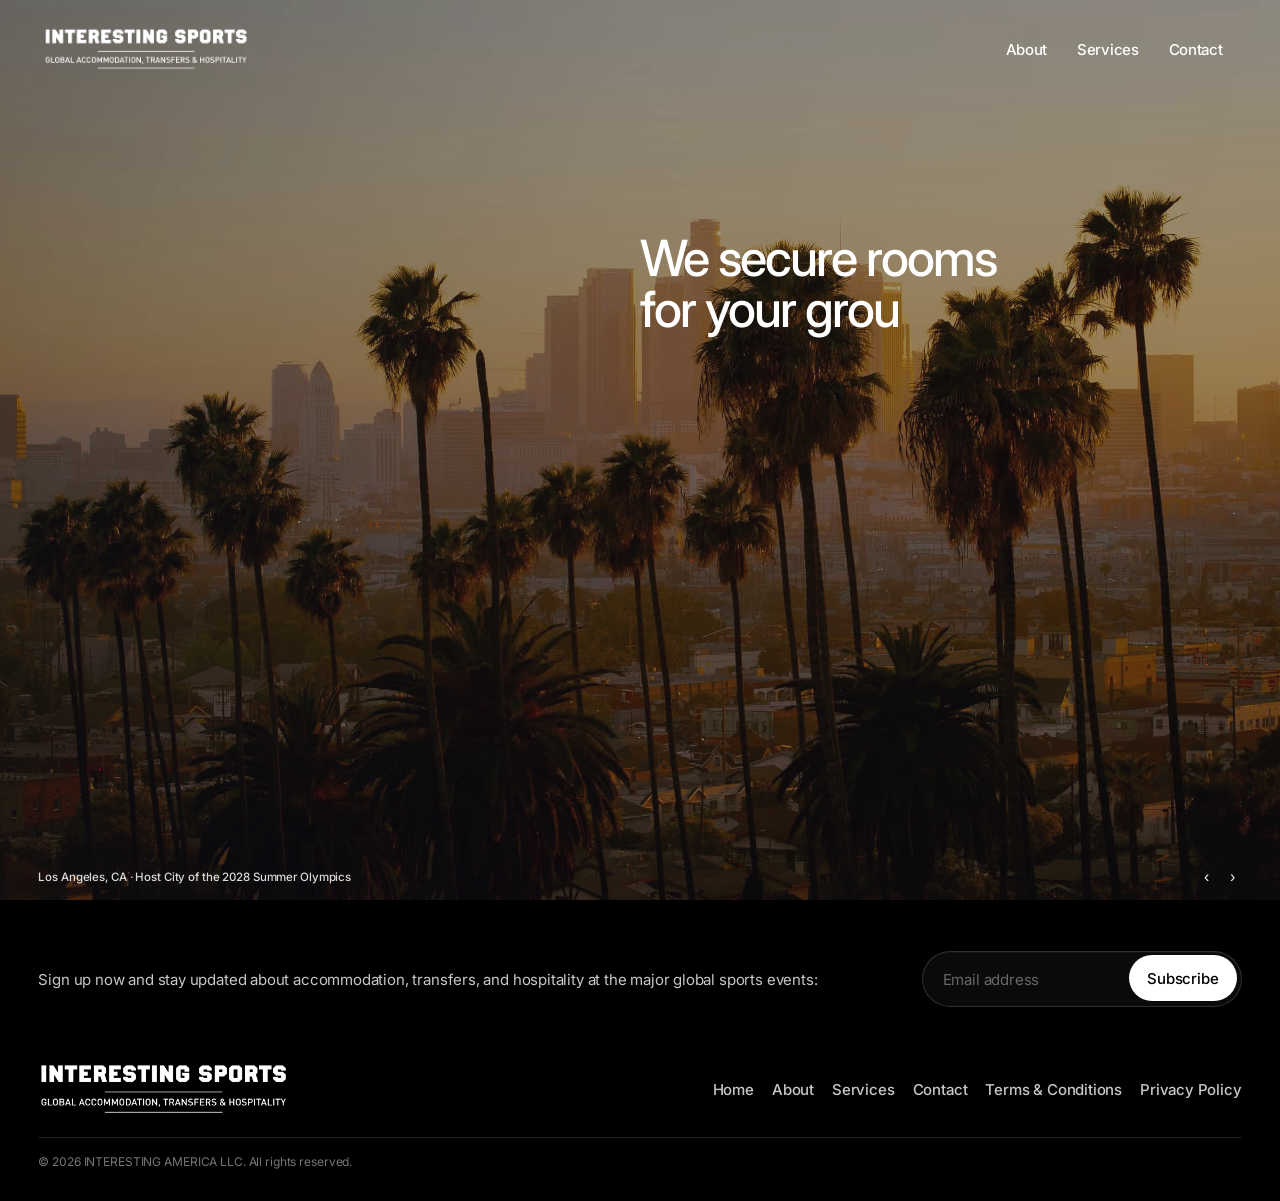
<file: index.html>
<!DOCTYPE html>
<html lang="en">
<head>
  <meta charset="UTF-8">
  <meta name="viewport" content="width=device-width, initial-scale=1.0">
  <title>INTERESTING AMERICA</title>
  <meta name="description" content="Accommodation, transfers and hospitality for major global sports events.">
  <link rel="icon" type="image/png" sizes="512x512" href="/images/uploads/favicon-512.png">
  <link rel="shortcut icon" href="/images/uploads/favicon-512.png">
  <link rel="apple-touch-icon" href="/images/uploads/favicon-512.png">
  
  <link rel="stylesheet" href="/css/main.css?v=20260522-01">
  <link rel="preload" as="image" href="/images/uploads/hero-atl-marriott-marquis.jpg">
  <link rel="preload" as="image" href="/images/uploads/hero-st-regis-san-francisco.jpg">
  <link rel="preload" as="image" href="/images/uploads/hero-los-angeles-ca.jpg">
  <link rel="preload" as="image" href="/images/uploads/hero-dallas-tx.jpg">
  <link rel="preload" as="image" href="/images/uploads/hero-santa-monica-ca.jpg">
  <link rel="preconnect" href="https://fonts.googleapis.com">
  <link rel="preconnect" href="https://fonts.gstatic.com" crossorigin>
  <link href="https://fonts.googleapis.com/css2?family=Inter:wght@300;400;500;600;700;800&display=swap" rel="stylesheet">
</head>
<body class="page-home">

  <header class="site-header">
  <div class="container">
    <a href="/" class="logo" aria-label="INTERESTING AMERICA - Back to Home">
      <img src="/images/uploads/interesting-sports-black-.png" alt="INTERESTING AMERICA" class="logo__img">
    </a>

    <nav class="site-nav" aria-label="Main navigation">
      <ul class="nav-list nav-island"><li class="nav-item">
            <a href="/about/" class="nav-link">About</a>
          </li><li class="nav-item">
            <a href="/services/" class="nav-link">Services</a>
          </li><li class="nav-item">
            <a href="/contact/" class="nav-link">Contact</a>
          </li></ul>
    </nav>

    <button class="mobile-menu-trigger" type="button" aria-expanded="false" aria-controls="mobile-menu-panel">
      <span class="mobile-menu-trigger__label">Menu</span>
    </button>

    <div class="mobile-menu-panel" id="mobile-menu-panel" hidden>
      <ul class="mobile-menu-list"><li class="mobile-menu-item">
            <a href="/about/" class="mobile-menu-link">About</a>
          </li><li class="mobile-menu-item">
            <a href="/services/" class="mobile-menu-link">Services</a>
          </li><li class="mobile-menu-item">
            <a href="/contact/" class="mobile-menu-link">Contact</a>
          </li></ul>
    </div>
  </div>
</header>
  
  <main id="main">
    <section class="hero section hero--photo" id="home"
  style="--hero-overlay-opacity: 1"
  data-image1="/images/uploads/hero-los-angeles-ca.jpg"
  data-caption1="Los Angeles, CA · Host City of the 2028 Summer Olympics"
  data-image2="/images/uploads/hero-st-regis-san-francisco.jpg"
  data-caption2="The St. Regis***** · San Francisco, CA"
  data-image3="/images/uploads/hero-atl-marriott-marquis.jpg"
  data-caption3="Marriott Marquis**** · Atlanta, GA"
  data-image4="/images/uploads/hero-dallas-tx.jpg"
  data-caption4="Dallas, TX · 2026 Soccer World Cup Host City"
  data-image5="/images/uploads/hero-santa-monica-ca.jpg"
  data-caption5="Santa Monica, CA"
  data-image6="/images/uploads/hero-maracana-2014.jpg"
  data-caption6="Maracana Stadium, Rio de Janiero, Brazil · 2014 World Cup Final Venue"
  data-image7="/images/uploads/hero-colony-hotel-mia.jpg"
  data-caption7="The Colony Hotel*** · Miami Beach, FL"
  data-image8="/images/uploads/hero-sofi-2025.jpg"
  data-caption8="2028 Stadium, Inglewood, CA · Olympic Ceremonies and Swimming Venue"
  data-image9="/images/uploads/hero-paris-stadium.jpg"
  data-caption9="Stade de France, Paris, France · Summer Olympics 2024"
  data-image10="/images/uploads/hero-southafrica.jpeg"
  data-caption10="Soccer City Stadium, Johannesburg, South Africa · World Cup 2010">
  <div class="hero-bg-track" aria-hidden="true">
    <div class="hero-bg hero-bg--active" style="background-image:url('/images/uploads/hero-los-angeles-ca.jpg')"></div>
    <div class="hero-bg hero-bg--next" style="background-image:url('/images/uploads/hero-st-regis-san-francisco.jpg')"></div>
    <div class="hero-bg hero-bg--css hero-bg--1" style="background-image:url('/images/uploads/hero-los-angeles-ca.jpg')"></div>
    <div class="hero-bg hero-bg--css hero-bg--2" style="background-image:url('/images/uploads/hero-st-regis-san-francisco.jpg')"></div>
    <div class="hero-bg hero-bg--css hero-bg--3" style="background-image:url('/images/uploads/hero-atl-marriott-marquis.jpg')"></div>
    <div class="hero-bg hero-bg--css hero-bg--4" style="background-image:url('/images/uploads/hero-dallas-tx.jpg')"></div>
    <div class="hero-bg hero-bg--css hero-bg--5" style="background-image:url('/images/uploads/hero-santa-monica-ca.jpg')"></div>
    <div class="hero-bg hero-bg--css hero-bg--6" style="background-image:url('/images/uploads/hero-maracana-2014.jpg')"></div>
    <div class="hero-bg hero-bg--css hero-bg--7" style="background-image:url('/images/uploads/hero-colony-hotel-mia.jpg')"></div>
    <div class="hero-bg hero-bg--css hero-bg--8" style="background-image:url('/images/uploads/hero-sofi-2025.jpg')"></div>
    <div class="hero-bg-overlay"></div>
  </div>
  <div class="wrap-wide fade in">
    <div class="hero-copy-block hero-copy-block--home">
      <h1 class="typewriter" data-text="We secure rooms&#10;for your groups&#10;at major global&#10;sports events.">We secure rooms<br>for your groups<br>at major global<br>sports events.</h1>
      <p class="hero-home-subcopy">
        <span>2026 World Cup</span>
        <span>2027 Women's World Cup</span>
        <span>2027 Champions League Final</span>
        <span>2028 Summer Olympics</span>
      </p>
      <a class="hero-link-cta hero-link-cta--home" href="/contact/">
        <span class="hero-link-cta__text">Get in Touch</span>
        <span class="hero-link-cta__icon" aria-hidden="true">
          <svg viewBox="0 0 19 19" role="presentation" focusable="false">
            <path d="M14.458 10.687 L0 10.688 L0 8.313 L14.458 8.313 L7.808 1.663 L9.5 0 L19 9.5 L9.5 19 L7.808 17.337 Z" fill="currentColor"></path>
          </svg>
        </span>
      </a>
    </div>
  </div>
  <p class="hero-photo-caption" id="hero-photo-caption">Los Angeles, CA · Host City of the 2028 Summer Olympics</p>
  <div class="hero-slider-ui" aria-label="Header image controls">
    <button class="hero-slider-btn" type="button" data-hero-prev aria-label="Previous image">‹</button>
    <button class="hero-slider-btn" type="button" data-hero-next aria-label="Next image">›</button>
  </div>
</section>

  </main>
  
  
    <footer class="site-footer">
  <div class="container footer-shell">
    <div class="footer-content">
      <div class="footer-signup-row">
        <p class="footer-copy">Sign up now and stay updated about accommodation, transfers, and hospitality at the major global sports events:</p>

        <form class="footer-newsletter" data-newsletter-form method="POST" action="https://ia-cms-oauth.davidmauricekoelle.workers.dev/newsletter-subscribe" aria-label="Newsletter subscription form">
          <input type="hidden" name="success_path" value="/thank-you/">
          <p class="form-honeypot" aria-hidden="true"><label>Do not fill this out: <input name="company_website"></label></p>
          <label class="footer-newsletter__field" for="footer-newsletter-email">
            <span class="sr-only">Email address</span>
            <input id="footer-newsletter-email" type="email" name="email" autocomplete="email" placeholder="Email address" required>
          </label>
          <button class="footer-newsletter__button" type="submit">Subscribe</button>
        </form>
      </div>
    </div>

    <div class="footer-bottom">
      <div class="footer-bottom__main">
        <div class="footer-brand">
          <img src="/images/uploads/interesting-sports-black-.png" alt="INTERESTING AMERICA" class="footer-logo__img">
        </div>

        <nav class="footer-nav" aria-label="Footer navigation">
          <ul>
            <li><a href="/">Home</a></li><li><a href="/about/">About</a></li><li><a href="/services/">Services</a></li><li><a href="/contact/">Contact</a></li><li><a href="/t-c/">Terms &amp; Conditions</a></li>
            <li><a href="/privacy-policy/">Privacy Policy</a></li>
          </ul>
        </nav>
      </div>

      <div class="footer-legal">
        <p>© 2026 INTERESTING AMERICA LLC. All rights reserved.</p>
      </div>
    </div>
  </div>
</footer>

  

  <script src="/js/main.js?v=20260522-01" defer></script>
</body>
</html>
</file>
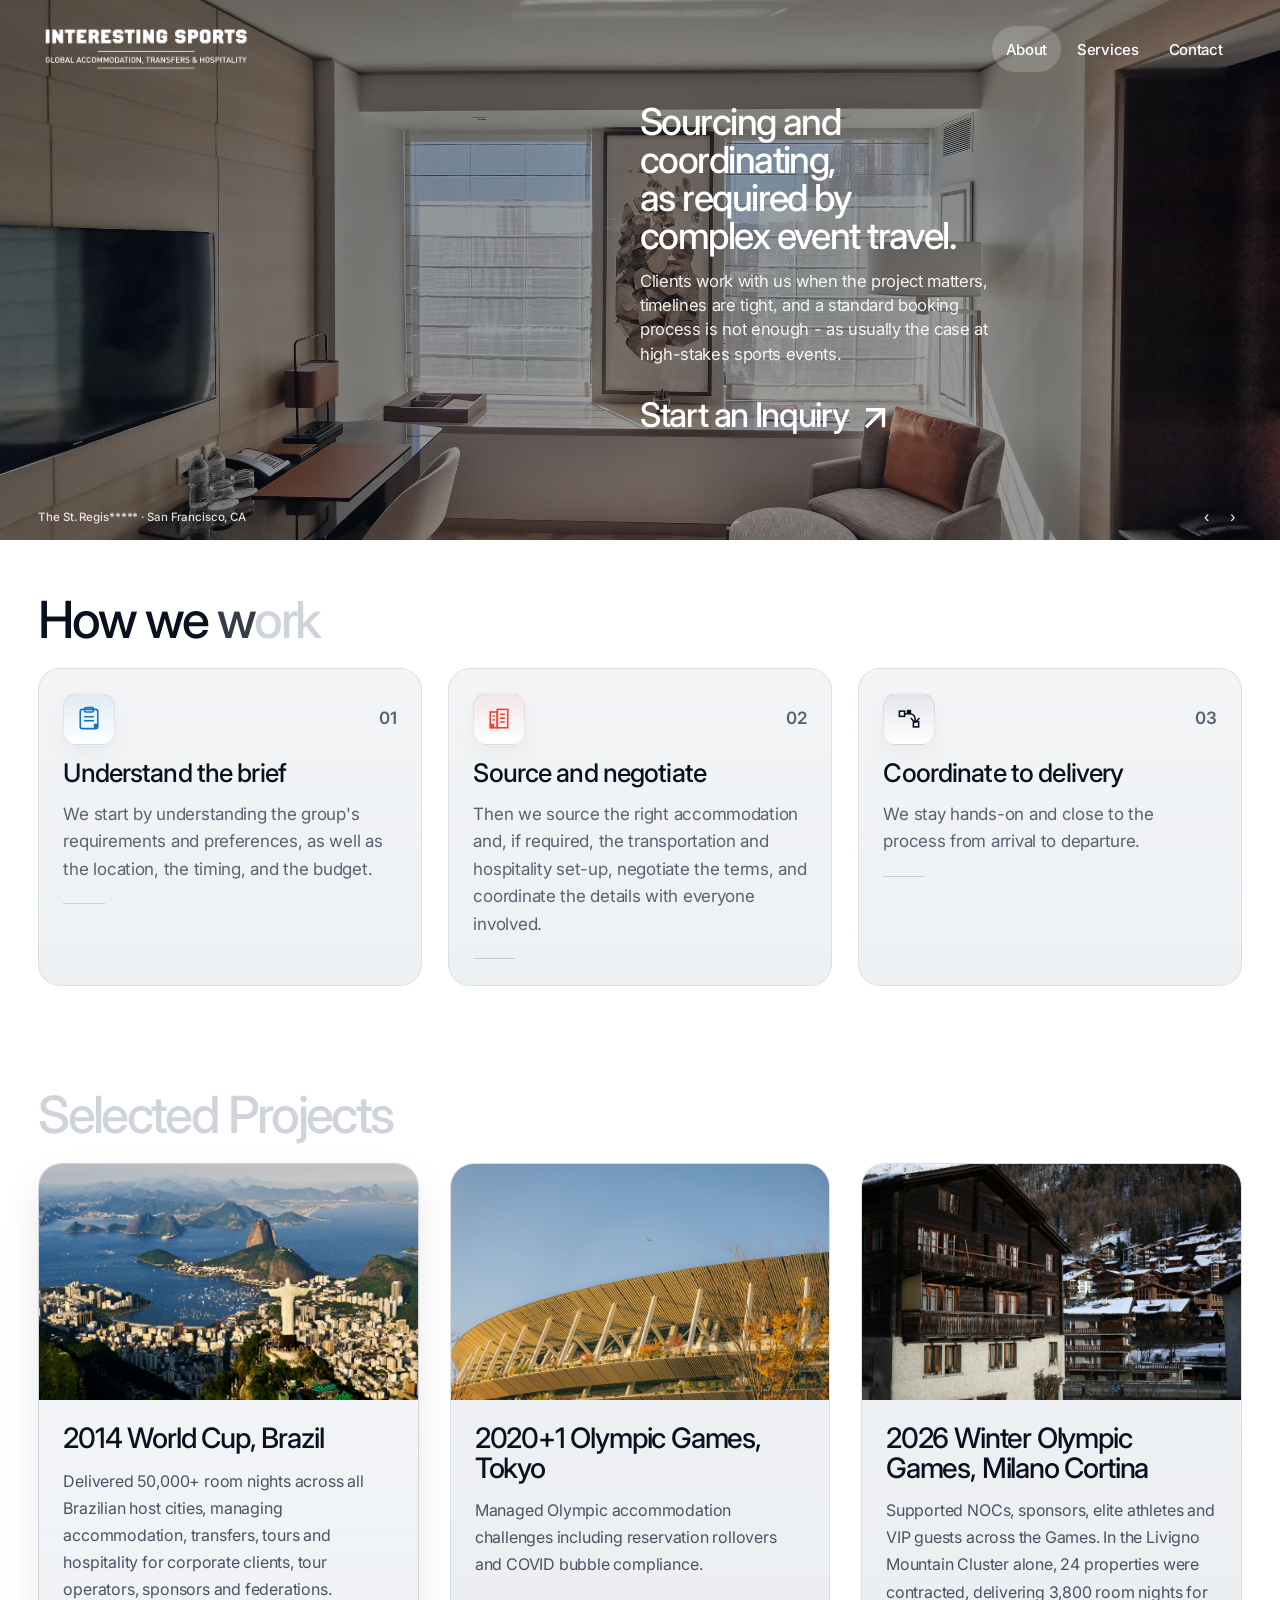
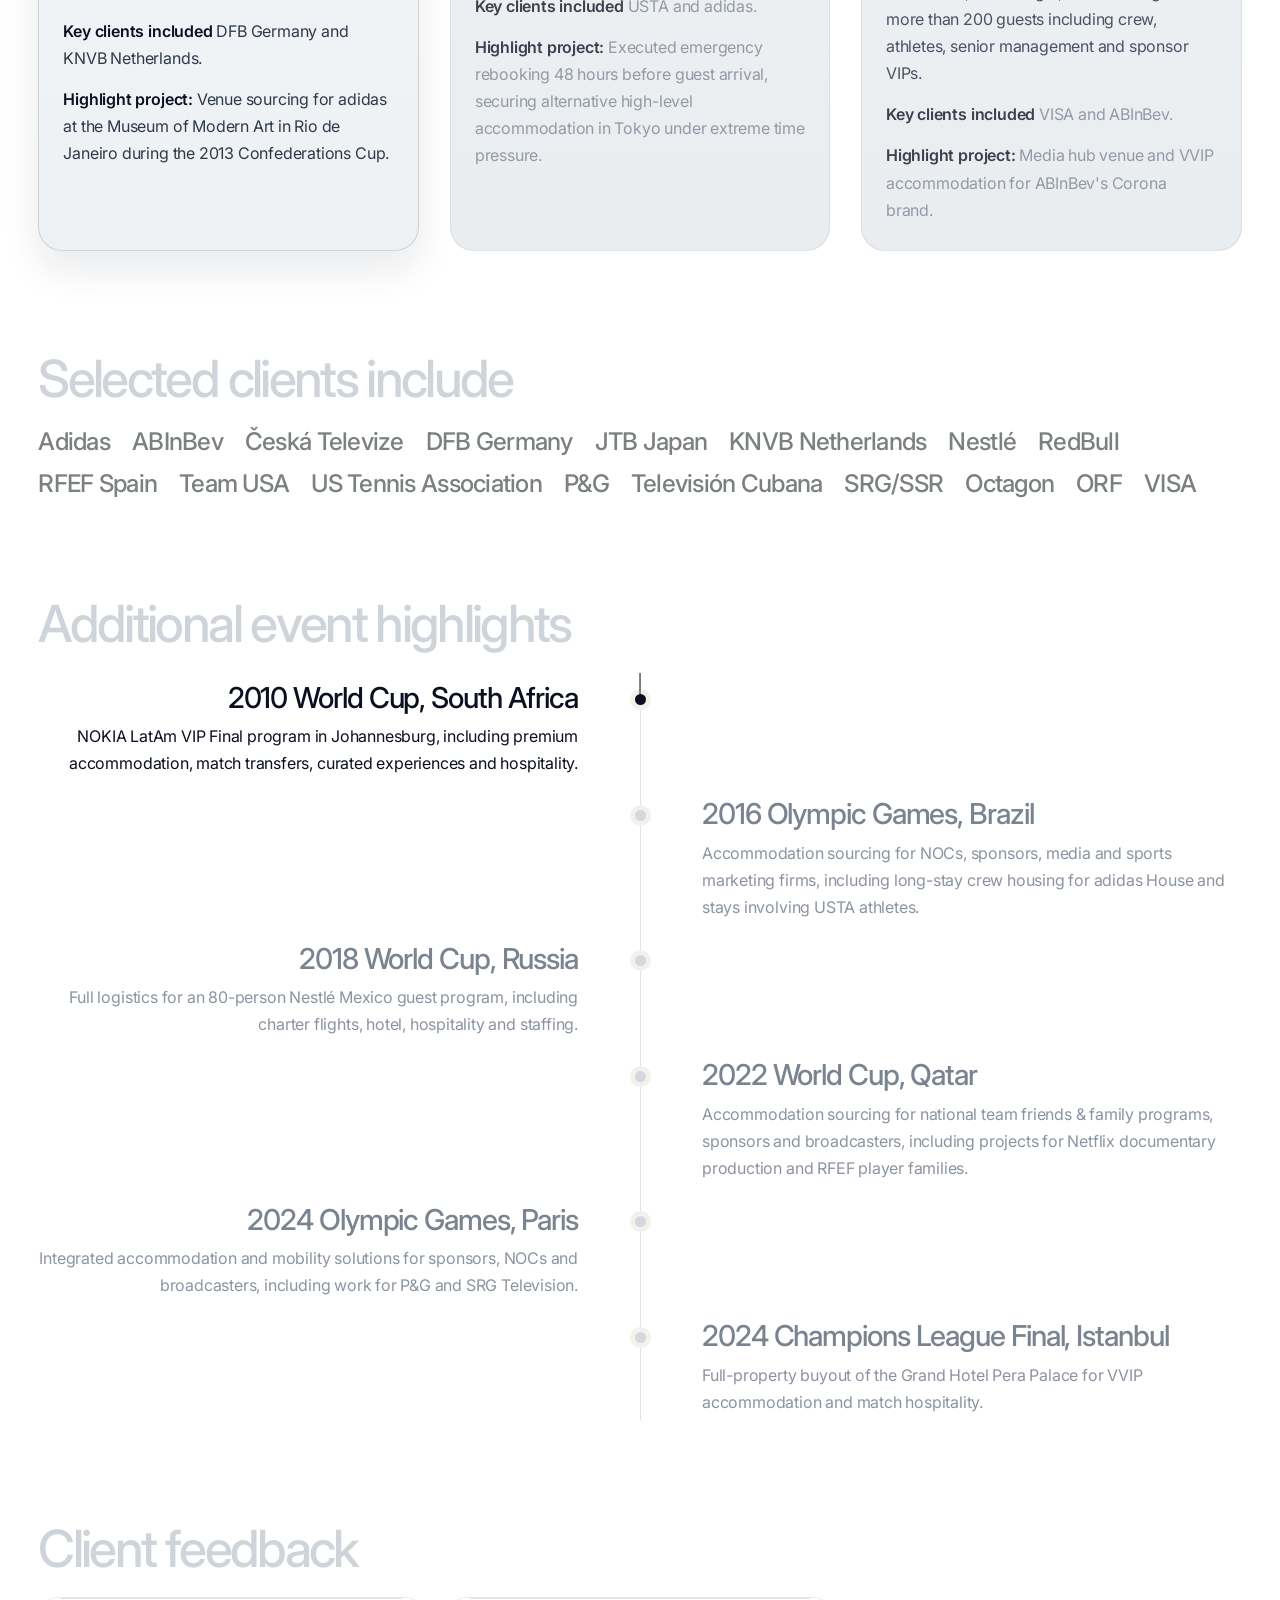
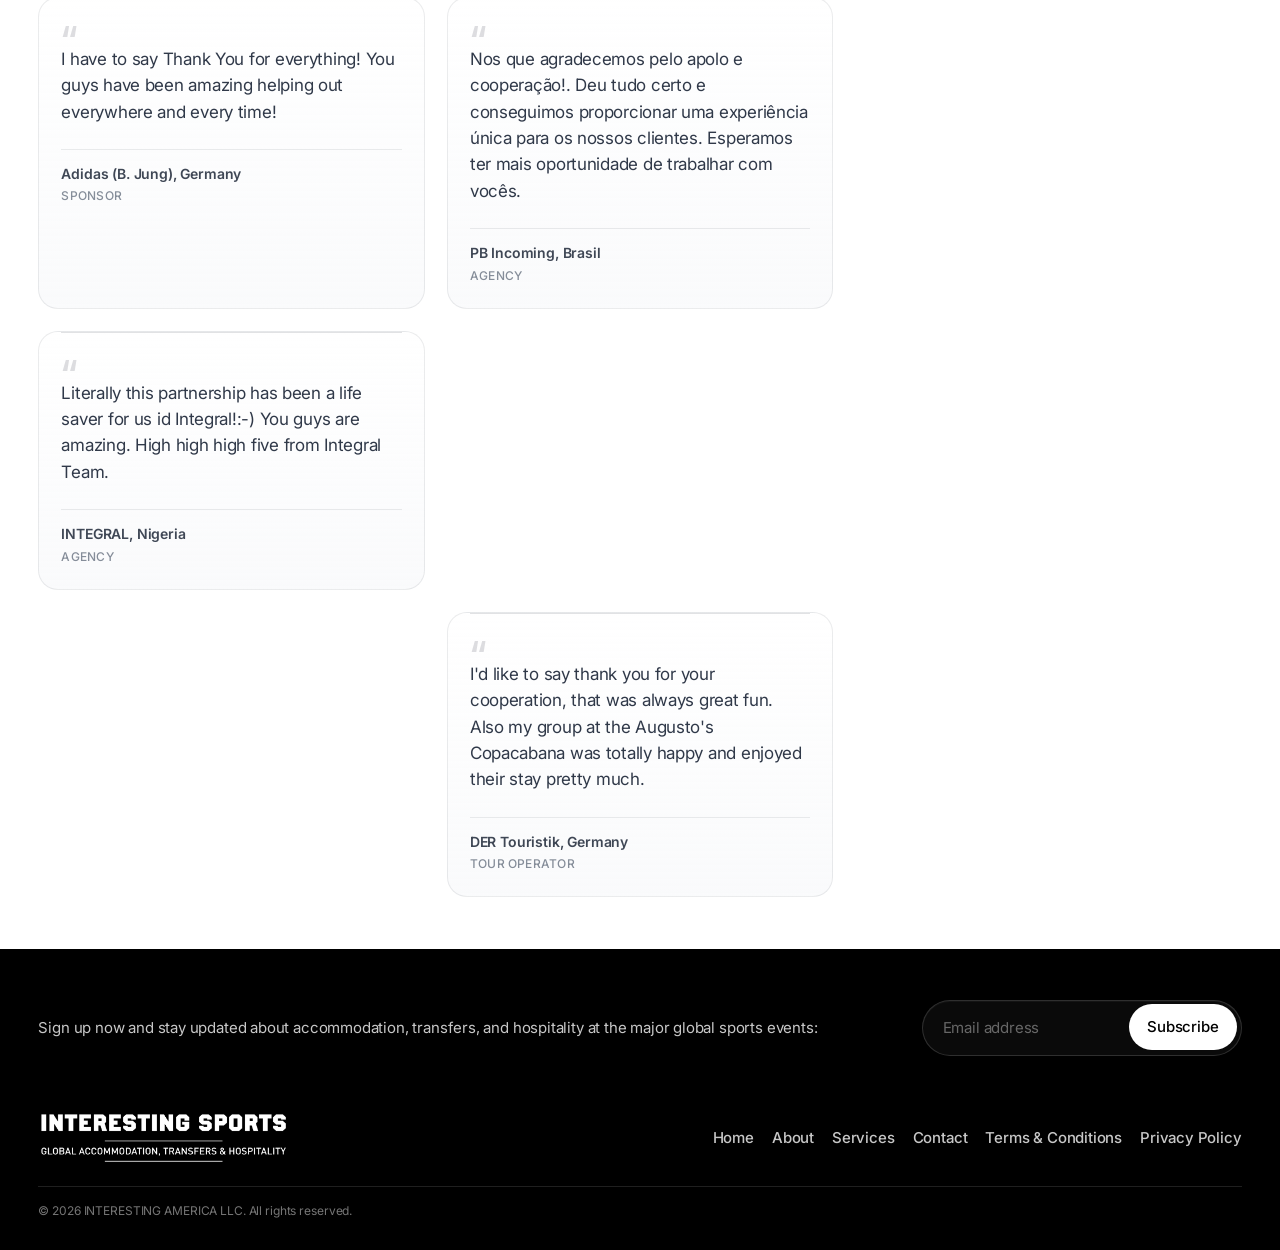
<file: about/index.html>
<!DOCTYPE html>
<html lang="en">
<head>
  <meta charset="UTF-8">
  <meta name="viewport" content="width=device-width, initial-scale=1.0">
  <title>About | INTERESTING AMERICA</title>
  <meta name="description" content="About INTERESTING AMERICA">
  <link rel="icon" type="image/png" sizes="512x512" href="/images/uploads/favicon-512.png">
  <link rel="shortcut icon" href="/images/uploads/favicon-512.png">
  <link rel="apple-touch-icon" href="/images/uploads/favicon-512.png">
  
  <link rel="stylesheet" href="/css/main.css?v=20260522-01">
  <link rel="preload" as="image" href="/images/uploads/hero-atl-marriott-marquis.jpg">
  <link rel="preload" as="image" href="/images/uploads/hero-st-regis-san-francisco.jpg">
  <link rel="preload" as="image" href="/images/uploads/hero-los-angeles-ca.jpg">
  <link rel="preload" as="image" href="/images/uploads/hero-dallas-tx.jpg">
  <link rel="preload" as="image" href="/images/uploads/hero-santa-monica-ca.jpg">
  <link rel="preconnect" href="https://fonts.googleapis.com">
  <link rel="preconnect" href="https://fonts.gstatic.com" crossorigin>
  <link href="https://fonts.googleapis.com/css2?family=Inter:wght@300;400;500;600;700;800&display=swap" rel="stylesheet">
</head>
<body class="subpage-home page-about">

  <header class="site-header">
  <div class="container">
    <a href="/" class="logo" aria-label="INTERESTING AMERICA - Back to Home">
      <img src="/images/uploads/interesting-sports-black-.png" alt="INTERESTING AMERICA" class="logo__img">
    </a>

    <nav class="site-nav" aria-label="Main navigation">
      <ul class="nav-list nav-island"><li class="nav-item nav-item--active">
            <a href="/about/" class="nav-link">About</a>
          </li><li class="nav-item">
            <a href="/services/" class="nav-link">Services</a>
          </li><li class="nav-item">
            <a href="/contact/" class="nav-link">Contact</a>
          </li></ul>
    </nav>

    <button class="mobile-menu-trigger" type="button" aria-expanded="false" aria-controls="mobile-menu-panel">
      <span class="mobile-menu-trigger__label">Menu</span>
    </button>

    <div class="mobile-menu-panel" id="mobile-menu-panel" hidden>
      <ul class="mobile-menu-list"><li class="mobile-menu-item">
            <a href="/about/" class="mobile-menu-link">About</a>
          </li><li class="mobile-menu-item">
            <a href="/services/" class="mobile-menu-link">Services</a>
          </li><li class="mobile-menu-item">
            <a href="/contact/" class="mobile-menu-link">Contact</a>
          </li></ul>
    </div>
  </div>
</header>
  
  <main id="main">
    
<section class="hero section hero--photo hero--subpage"
  style="--hero-overlay-opacity: 1"
  data-image1="/images/uploads/hero-st-regis-san-francisco.jpg"
  data-caption1="The St. Regis***** · San Francisco, CA"
  data-image2="/images/uploads/hero-los-angeles-ca.jpg"
  data-caption2="Los Angeles, CA · Host City of the 2028 Summer Olympics"
  data-image3="/images/uploads/hero-dallas-tx.jpg"
  data-caption3="Dallas, TX · 2026 Soccer World Cup Host City"
  data-image4="/images/uploads/hero-paris-stadium.jpg"
  data-caption4="Stade de France, Paris, France · Summer Olympics 2024"
  data-image5="/images/uploads/hero-southafrica.jpeg"
  data-caption5="Soccer City Stadium, Johannesburg, South Africa · World Cup 2010">
  <div class="hero-bg-track" aria-hidden="true">
    <div class="hero-bg hero-bg--active" style="background-image:url('/images/uploads/hero-st-regis-san-francisco.jpg')"></div>
    <div class="hero-bg hero-bg--next" style="background-image:url('/images/uploads/hero-los-angeles-ca.jpg')"></div>
    <div class="hero-bg hero-bg--css hero-bg--1" style="background-image:url('/images/uploads/hero-st-regis-san-francisco.jpg')"></div>
    <div class="hero-bg hero-bg--css hero-bg--2" style="background-image:url('/images/uploads/hero-los-angeles-ca.jpg')"></div>
    <div class="hero-bg hero-bg--css hero-bg--3" style="background-image:url('/images/uploads/hero-dallas-tx.jpg')"></div>
    <div class="hero-bg hero-bg--css hero-bg--4" style="background-image:url('/images/uploads/hero-paris-stadium.jpg')"></div>
    <div class="hero-bg hero-bg--css hero-bg--5" style="background-image:url('/images/uploads/hero-southafrica.jpeg')"></div>
    <div class="hero-bg-overlay"></div>
  </div>

  <div class="wrap-wide fade in">
    <div class="hero-copy-block hero-copy-block--subpage">
      
      <h1 class="hero-page-title">Sourcing and<br>coordinating,<br>as required by<br>complex event travel.</h1>
      
        <p class="hero-page-copy">Clients work with us when the project matters, timelines are tight, and a standard booking process is not enough - as usually the case at high-stakes sports events.
</p>
      
      
        <a class="hero-link-cta hero-link-cta--static is-visible" href="/contact/">
          <span class="hero-link-cta__text">Start an Inquiry</span>
          <span class="hero-link-cta__icon" aria-hidden="true">
            <svg viewBox="0 0 19 19" role="presentation" focusable="false">
              <path d="M14.458 10.687 L0 10.688 L0 8.313 L14.458 8.313 L7.808 1.663 L9.5 0 L19 9.5 L9.5 19 L7.808 17.337 Z" fill="currentColor"></path>
            </svg>
          </span>
        </a>
      
    </div>
  </div>

  
    <p class="hero-photo-caption" id="hero-photo-caption">The St. Regis***** · San Francisco, CA</p>
  

  
    <div class="hero-slider-ui" aria-label="Header image controls">
      <button class="hero-slider-btn" type="button" data-hero-prev aria-label="Previous image">‹</button>
      <button class="hero-slider-btn" type="button" data-hero-next aria-label="Next image">›</button>
    </div>
  
</section>


<section class="story-section about-page-section about-page-section--panel" id="about-content">
  <div class="wrap-wide">
    <div class="about-page-shell">
      <h2 class="about-page-heading fade" data-letter-reveal>How we work</h2>
      <div class="about-page-process-grid">
        <article class="about-page-process-step fade" data-about-step role="button" tabindex="0" aria-pressed="false">
          <div class="about-page-process-step__top">
            <span class="about-page-process-step__icon about-page-process-step__icon--blue" aria-hidden="true">
              <svg viewBox="0 0 32 32" role="presentation" focusable="false">
                <rect x="6" y="5" width="20" height="22" rx="2.5" fill="none" stroke="currentColor" stroke-width="1.8"/>
                <rect x="11" y="3" width="10" height="5" rx="1.5" fill="none" stroke="currentColor" stroke-width="1.8"/>
                <path d="M11 13.5H21" stroke="currentColor" stroke-width="1.8" stroke-linecap="round"/>
                <path d="M11 18H21" stroke="currentColor" stroke-width="1.8" stroke-linecap="round"/>
                <rect x="21.5" y="21.5" width="5" height="5" fill="#0E74C8"/>
              </svg>
            </span>
            <p class="about-page-process-step__index">01</p>
          </div>
          <h3>Understand the brief</h3>
          <p>We start by understanding the group's requirements and preferences, as well as the location, the timing, and the budget.</p>
        </article>
        <article class="about-page-process-step fade" data-about-step role="button" tabindex="0" aria-pressed="false">
          <div class="about-page-process-step__top">
            <span class="about-page-process-step__icon about-page-process-step__icon--red" aria-hidden="true">
              <svg viewBox="0 0 32 32" role="presentation" focusable="false">
                <rect x="6" y="8" width="8" height="18" fill="none" stroke="currentColor" stroke-width="1.8"/>
                <rect x="14" y="5" width="12" height="21" fill="none" stroke="currentColor" stroke-width="1.8"/>
                <path d="M9.5 12.5H10.5" stroke="currentColor" stroke-width="1.8" stroke-linecap="round"/>
                <path d="M9.5 17H10.5" stroke="currentColor" stroke-width="1.8" stroke-linecap="round"/>
                <path d="M18 10.5H22" stroke="currentColor" stroke-width="1.8" stroke-linecap="round"/>
                <path d="M18 15H22" stroke="currentColor" stroke-width="1.8" stroke-linecap="round"/>
                <path d="M18 19.5H22" stroke="currentColor" stroke-width="1.8" stroke-linecap="round"/>
                <rect x="5.5" y="21.5" width="5" height="5" fill="#FF3B30"/>
              </svg>
            </span>
            <p class="about-page-process-step__index">02</p>
          </div>
          <h3>Source and negotiate</h3>
          <p>Then we source the right accommodation and, if required, the transportation and hospitality set-up, negotiate the terms, and coordinate the details with everyone involved.</p>
        </article>
        <article class="about-page-process-step fade" data-about-step role="button" tabindex="0" aria-pressed="false">
          <div class="about-page-process-step__top">
            <span class="about-page-process-step__icon about-page-process-step__icon--dark" aria-hidden="true">
              <svg viewBox="0 0 32 32" role="presentation" focusable="false">
                <rect x="5" y="7" width="6" height="6" fill="none" stroke="currentColor" stroke-width="1.8"/>
                <rect x="21" y="19" width="6" height="6" fill="none" stroke="currentColor" stroke-width="1.8"/>
                <path d="M11 10H17C20.314 10 23 12.686 23 16V19" fill="none" stroke="currentColor" stroke-width="1.8" stroke-linecap="round"/>
                <path d="M18.5 15.5L23 20L27.5 15.5" fill="none" stroke="currentColor" stroke-width="1.8" stroke-linecap="round" stroke-linejoin="round"/>
                <rect x="13.5" y="5.5" width="5" height="5" fill="#0B1020"/>
              </svg>
            </span>
            <p class="about-page-process-step__index">03</p>
          </div>
          <h3>Coordinate to delivery</h3>
          <p>We stay hands-on and close to the process from arrival to departure.</p>
        </article>
      </div>
    </div>
  </div>
</section>

<section class="story-section about-page-section about-page-section--projects">
  <div class="wrap-wide">
    <div class="about-page-shell">
      <h2 class="about-page-heading fade" data-letter-reveal>Selected Projects</h2>

      <div class="about-page-projects">
        <article class="about-page-project-card fade is-active" data-about-project-card tabindex="0">
          <figure class="about-page-project-card__media">
            <img src="/images/uploads/brazil 2014.jpg" alt="Brazil host city setting for the 2014 World Cup project">
          </figure>
          <div class="about-page-project-card__body">
            <h3 class="about-page-project-card__title">2014 World Cup, Brazil</h3>
            <p class="about-page-project-card__summary">Delivered 50,000+ room nights across all Brazilian host cities, managing accommodation, transfers, tours and hospitality for corporate clients, tour operators, sponsors and federations.</p>
            <p class="about-page-project-card__detail"><strong>Key clients included</strong> DFB Germany and KNVB Netherlands.</p>
            <p class="about-page-project-card__detail"><strong>Highlight project:</strong> Venue sourcing for adidas at the Museum of Modern Art in Rio de Janeiro during the 2013 Confederations Cup.</p>
          </div>
        </article>

        <article class="about-page-project-card fade" data-about-project-card tabindex="0">
          <figure class="about-page-project-card__media">
            <img src="/images/uploads/tokyo 2020+1.jpg" alt="Tokyo accommodation setting for the 2020+1 Olympic Games project">
          </figure>
          <div class="about-page-project-card__body">
            <h3 class="about-page-project-card__title">2020+1 Olympic Games, Tokyo</h3>
            <p class="about-page-project-card__summary">Managed Olympic accommodation challenges including reservation rollovers and COVID bubble compliance.</p>
            <p class="about-page-project-card__detail"><strong>Key clients included</strong> USTA and adidas.</p>
            <p class="about-page-project-card__detail"><strong>Highlight project:</strong> Executed emergency rebooking 48 hours before guest arrival, securing alternative high-level accommodation in Tokyo under extreme time pressure.</p>
          </div>
        </article>

        <article class="about-page-project-card fade" data-about-project-card tabindex="0">
          <figure class="about-page-project-card__media">
            <img src="/images/uploads/cortina 2026.jpg" alt="Mountain hospitality setting for the 2026 Winter Olympic Games project in Milano Cortina">
          </figure>
          <div class="about-page-project-card__body">
            <h3 class="about-page-project-card__title">2026 Winter Olympic Games, Milano Cortina</h3>
            <p class="about-page-project-card__summary">Supported NOCs, sponsors, elite athletes and VIP guests across the Games. In the Livigno Mountain Cluster alone, 24 properties were contracted, delivering 3,800 room nights for more than 200 guests including crew, athletes, senior management and sponsor VIPs.</p>
            <p class="about-page-project-card__detail"><strong>Key clients included</strong> VISA and ABInBev.</p>
            <p class="about-page-project-card__detail"><strong>Highlight project:</strong> Media hub venue and VVIP accommodation for ABInBev's Corona brand.</p>
          </div>
        </article>
      </div>
    </div>
  </div>
</section>

<section class="story-section about-page-section about-page-section--clients">
  <div class="wrap-wide">
    <div class="about-page-shell">
      <h2 class="about-page-heading fade" data-letter-reveal>Selected clients include</h2>

      <ul class="about-page-client-grid fade" aria-label="Selected clients include">
        <li>Adidas</li>
        <li>ABInBev</li>
        <li>Česká Televize</li>
        <li>DFB Germany</li>
        <li>JTB Japan</li>
        <li>KNVB Netherlands</li>
        <li>Nestlé</li>
        <li>RedBull</li>
        <li>RFEF Spain</li>
        <li>Team USA</li>
        <li>US Tennis Association</li>
        <li>P&amp;G</li>
        <li>Televisión Cubana</li>
        <li>SRG/SSR</li>
        <li>Octagon</li>
        <li>ORF</li>
        <li>VISA</li>
      </ul>
    </div>
  </div>
</section>

<section class="story-section about-page-section about-page-section--timeline">
  <div class="wrap-wide">
    <div class="about-page-shell">
      <h2 class="about-page-heading fade" data-letter-reveal>Additional event highlights</h2>

      <div class="about-page-timeline" data-about-timeline>
        <article class="about-page-timeline-entry fade is-active" data-about-timeline-entry>
          <h3>2010 World Cup, South Africa</h3>
          <p>NOKIA LatAm VIP Final program in Johannesburg, including premium accommodation, match transfers, curated experiences and hospitality.</p>
        </article>

        <article class="about-page-timeline-entry fade" data-about-timeline-entry>
          <h3>2016 Olympic Games, Brazil</h3>
          <p>Accommodation sourcing for NOCs, sponsors, media and sports marketing firms, including long-stay crew housing for adidas House and stays involving USTA athletes.</p>
        </article>

        <article class="about-page-timeline-entry fade" data-about-timeline-entry>
          <h3>2018 World Cup, Russia</h3>
          <p>Full logistics for an 80-person Nestlé Mexico guest program, including charter flights, hotel, hospitality and staffing.</p>
        </article>

        <article class="about-page-timeline-entry fade" data-about-timeline-entry>
          <h3>2022 World Cup, Qatar</h3>
          <p>Accommodation sourcing for national team friends &amp; family programs, sponsors and broadcasters, including projects for Netflix documentary production and RFEF player families.</p>
        </article>

        <article class="about-page-timeline-entry fade" data-about-timeline-entry>
          <h3>2024 Olympic Games, Paris</h3>
          <p>Integrated accommodation and mobility solutions for sponsors, NOCs and broadcasters, including work for P&amp;G and SRG Television.</p>
        </article>

        <article class="about-page-timeline-entry fade" data-about-timeline-entry>
          <h3>2024 Champions League Final, Istanbul</h3>
          <p>Full-property buyout of the Grand Hotel Pera Palace for VVIP accommodation and match hospitality.</p>
        </article>
      </div>
    </div>
  </div>
</section>

<section class="story-section about-page-section about-page-section--feedback">
  <div class="wrap-wide">
    <div class="about-page-shell">
      <h2 class="about-page-heading fade" data-letter-reveal>Client feedback</h2>

      <div class="about-page-feedback-grid">
        <figure class="about-page-feedback-card fade">
          <blockquote>I have to say Thank You for everything! You guys have been amazing helping out everywhere and every time!</blockquote>
          <figcaption>
            <span class="about-page-feedback-card__name">Adidas (B. Jung), Germany</span>
            <span class="about-page-feedback-card__type">Sponsor</span>
          </figcaption>
        </figure>

        <figure class="about-page-feedback-card fade">
          <blockquote>Nos que agradecemos pelo apolo e cooperação!. Deu tudo certo e conseguimos proporcionar uma experiência única para os nossos clientes. Esperamos ter mais oportunidade de trabalhar com vocês.</blockquote>
          <figcaption>
            <span class="about-page-feedback-card__name">PB Incoming, Brasil</span>
            <span class="about-page-feedback-card__type">Agency</span>
          </figcaption>
        </figure>

        <figure class="about-page-feedback-card fade">
          <blockquote>Prima. Overnachtingen waren prima. Appartement trouwens ook. Waren twee mooie weken!</blockquote>
          <figcaption>
            <span class="about-page-feedback-card__name">Maison van den Boer, Netherlands</span>
            <span class="about-page-feedback-card__type">Hospitality</span>
          </figcaption>
        </figure>

        <figure class="about-page-feedback-card fade">
          <blockquote>Literally this partnership has been a life saver for us id Integral!:-) You guys are amazing. High high high five from Integral Team.</blockquote>
          <figcaption>
            <span class="about-page-feedback-card__name">INTEGRAL, Nigeria</span>
            <span class="about-page-feedback-card__type">Agency</span>
          </figcaption>
        </figure>

        <figure class="about-page-feedback-card fade">
          <blockquote>Thanks so much for arranging everything. The apartment was perfect and made the stay even more enjoyable and successful.</blockquote>
          <figcaption>
            <span class="about-page-feedback-card__name">Adidas (M. Heising), Germany</span>
            <span class="about-page-feedback-card__type">Sponsor</span>
          </figcaption>
        </figure>

        <figure class="about-page-feedback-card fade">
          <blockquote>Stuiten we een prachtige periode af. Bedankt voor je huip!</blockquote>
          <figcaption>
            <span class="about-page-feedback-card__name">Watersportverbond, Netherlands</span>
            <span class="about-page-feedback-card__type">Federation</span>
          </figcaption>
        </figure>

        <figure class="about-page-feedback-card fade">
          <blockquote>Thanks for all your help. It was really good to work with you.</blockquote>
          <figcaption>
            <span class="about-page-feedback-card__name">GMR Marketing, USA</span>
            <span class="about-page-feedback-card__type">Agency</span>
          </figcaption>
        </figure>

        <figure class="about-page-feedback-card fade">
          <blockquote>I'd like to say thank you for your cooperation, that was always great fun. Also my group at the Augusto's Copacabana was totally happy and enjoyed their stay pretty much.</blockquote>
          <figcaption>
            <span class="about-page-feedback-card__name">DER Touristik, Germany</span>
            <span class="about-page-feedback-card__type">Tour operator</span>
          </figcaption>
        </figure>

        <figure class="about-page-feedback-card fade">
          <blockquote>I have received a few thank you emails. Which is pleasing &amp; they all had a wonderful time.</blockquote>
          <figcaption>
            <span class="about-page-feedback-card__name">Prestige Holidays, UK</span>
            <span class="about-page-feedback-card__type">Tour operator</span>
          </figcaption>
        </figure>
      </div>
    </div>
  </div>
</section>

  </main>
  
  
    <footer class="site-footer">
  <div class="container footer-shell">
    <div class="footer-content">
      <div class="footer-signup-row">
        <p class="footer-copy">Sign up now and stay updated about accommodation, transfers, and hospitality at the major global sports events:</p>

        <form class="footer-newsletter" data-newsletter-form method="POST" action="https://ia-cms-oauth.davidmauricekoelle.workers.dev/newsletter-subscribe" aria-label="Newsletter subscription form">
          <input type="hidden" name="success_path" value="/thank-you/">
          <p class="form-honeypot" aria-hidden="true"><label>Do not fill this out: <input name="company_website"></label></p>
          <label class="footer-newsletter__field" for="footer-newsletter-email">
            <span class="sr-only">Email address</span>
            <input id="footer-newsletter-email" type="email" name="email" autocomplete="email" placeholder="Email address" required>
          </label>
          <button class="footer-newsletter__button" type="submit">Subscribe</button>
        </form>
      </div>
    </div>

    <div class="footer-bottom">
      <div class="footer-bottom__main">
        <div class="footer-brand">
          <img src="/images/uploads/interesting-sports-black-.png" alt="INTERESTING AMERICA" class="footer-logo__img">
        </div>

        <nav class="footer-nav" aria-label="Footer navigation">
          <ul>
            <li><a href="/">Home</a></li><li><a href="/about/">About</a></li><li><a href="/services/">Services</a></li><li><a href="/contact/">Contact</a></li><li><a href="/t-c/">Terms &amp; Conditions</a></li>
            <li><a href="/privacy-policy/">Privacy Policy</a></li>
          </ul>
        </nav>
      </div>

      <div class="footer-legal">
        <p>© 2026 INTERESTING AMERICA LLC. All rights reserved.</p>
      </div>
    </div>
  </div>
</footer>

  

  <script src="/js/main.js?v=20260522-01" defer></script>
</body>
</html>
</file>
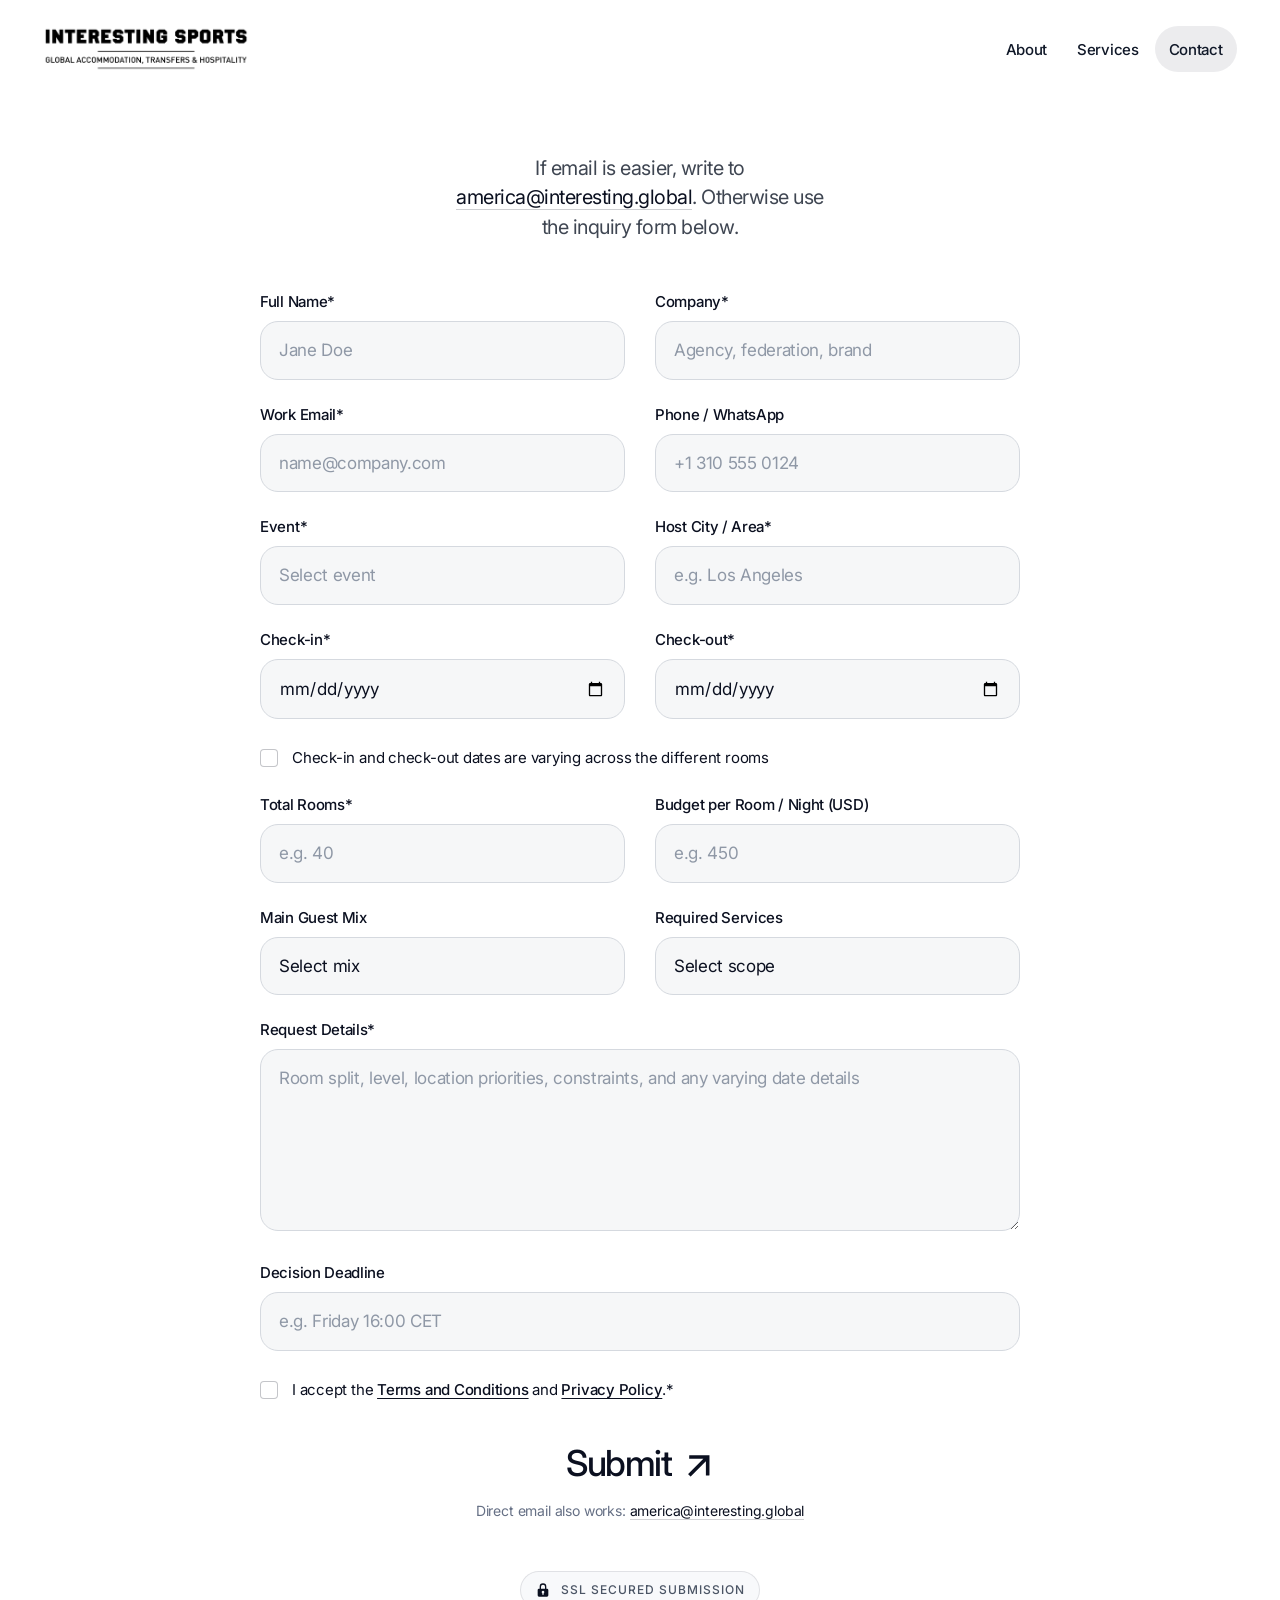
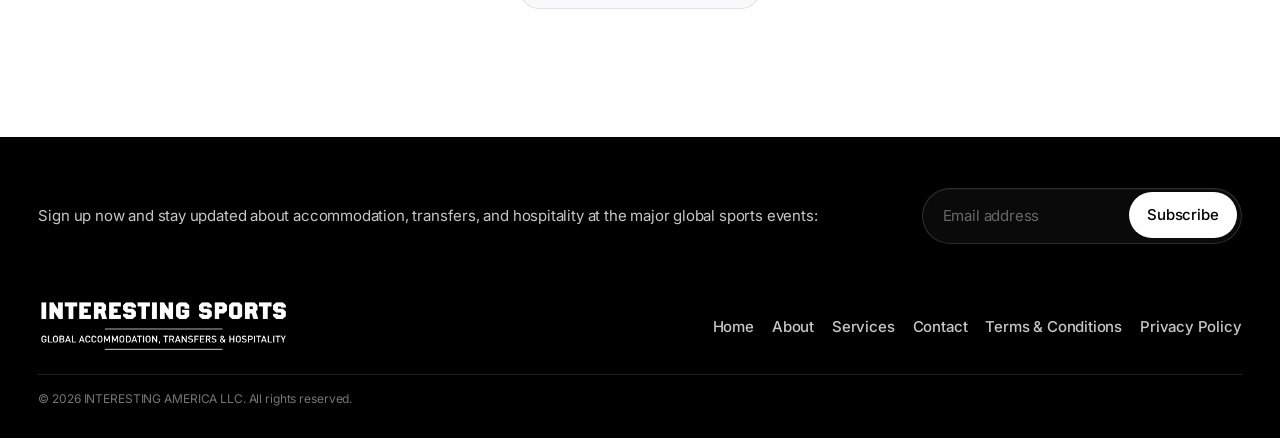
<file: contact/index.html>
<!DOCTYPE html>
<html lang="en">
<head>
  <meta charset="UTF-8">
  <meta name="viewport" content="width=device-width, initial-scale=1.0">
  <title>Contact | INTERESTING AMERICA</title>
  <meta name="description" content="Contact INTERESTING AMERICA">
  <link rel="icon" type="image/png" sizes="512x512" href="/images/uploads/favicon-512.png">
  <link rel="shortcut icon" href="/images/uploads/favicon-512.png">
  <link rel="apple-touch-icon" href="/images/uploads/favicon-512.png">
  
  <link rel="stylesheet" href="/css/main.css?v=20260522-01">
  <link rel="preload" as="image" href="/images/uploads/hero-atl-marriott-marquis.jpg">
  <link rel="preload" as="image" href="/images/uploads/hero-st-regis-san-francisco.jpg">
  <link rel="preload" as="image" href="/images/uploads/hero-los-angeles-ca.jpg">
  <link rel="preload" as="image" href="/images/uploads/hero-dallas-tx.jpg">
  <link rel="preload" as="image" href="/images/uploads/hero-santa-monica-ca.jpg">
  <link rel="preconnect" href="https://fonts.googleapis.com">
  <link rel="preconnect" href="https://fonts.gstatic.com" crossorigin>
  <link href="https://fonts.googleapis.com/css2?family=Inter:wght@300;400;500;600;700;800&display=swap" rel="stylesheet">
</head>
<body class="subpage-home page-contact">

  <header class="site-header">
  <div class="container">
    <a href="/" class="logo" aria-label="INTERESTING AMERICA - Back to Home">
      <img src="/images/uploads/interesting-sports-black-.png" alt="INTERESTING AMERICA" class="logo__img">
    </a>

    <nav class="site-nav" aria-label="Main navigation">
      <ul class="nav-list nav-island"><li class="nav-item">
            <a href="/about/" class="nav-link">About</a>
          </li><li class="nav-item">
            <a href="/services/" class="nav-link">Services</a>
          </li><li class="nav-item nav-item--active">
            <a href="/contact/" class="nav-link">Contact</a>
          </li></ul>
    </nav>

    <button class="mobile-menu-trigger" type="button" aria-expanded="false" aria-controls="mobile-menu-panel">
      <span class="mobile-menu-trigger__label">Menu</span>
    </button>

    <div class="mobile-menu-panel" id="mobile-menu-panel" hidden>
      <ul class="mobile-menu-list"><li class="mobile-menu-item">
            <a href="/about/" class="mobile-menu-link">About</a>
          </li><li class="mobile-menu-item">
            <a href="/services/" class="mobile-menu-link">Services</a>
          </li><li class="mobile-menu-item">
            <a href="/contact/" class="mobile-menu-link">Contact</a>
          </li></ul>
    </div>
  </div>
</header>
  
  <main id="main">
    
<section class="story-section subpage-home-section subpage-home-section--contact-entry" id="contact-form">
  <div class="wrap-wide">
    <div class="contact-funnel fade">
      <p class="contact-funnel__intro">If email is easier, write to <a href="mailto:america@interesting.global">america@interesting.global</a>. Otherwise use the inquiry form below.</p>

      <form class="contact-funnel__form" name="event-inquiry" method="POST" action="https://ia-cms-oauth.davidmauricekoelle.workers.dev/contact-submit">
        <input type="hidden" name="success_path" value="/thank-you/">
        <p class="form-honeypot" aria-hidden="true"><label>Do not fill this out: <input name="company_website"></label></p>

        <div class="contact-funnel__grid">
          <label>
            <span>Full Name*</span>
            <input type="text" name="full_name" placeholder="Jane Doe" required>
          </label>
          <label>
            <span>Company*</span>
            <input type="text" name="company" placeholder="Agency, federation, brand" required>
          </label>
          <label>
            <span>Work Email*</span>
            <input type="email" name="email" placeholder="name@company.com" required>
          </label>
          <label>
            <span>Phone / WhatsApp</span>
            <input type="text" name="phone" placeholder="+1 310 555 0124">
          </label>
          <label>
            <span>Event*</span>
            <select name="event" required>
              <option value="" selected disabled>Select event</option>
              <option>World Cup 2026</option>
              <option>Women's World Cup 2027</option>
              <option>Champions League Final 2027</option>
              <option>Summer Olympics 2028</option>
              <option>Winter Olympics 2030</option>
              <option>Other</option>
            </select>
          </label>
          <label>
            <span>Host City / Area*</span>
            <input type="text" name="city_area" placeholder="e.g. Los Angeles" required>
          </label>
          <label>
            <span>Check-in*</span>
            <input type="date" name="check_in" required>
          </label>
          <label>
            <span>Check-out*</span>
            <input type="date" name="check_out" required>
          </label>

          <label class="contact-funnel__field--full contact-funnel__toggle">
            <input type="checkbox" name="varying_dates" data-varying-dates-toggle>
            <span>Check-in and check-out dates are varying across the different rooms</span>
          </label>

          <p class="contact-funnel__hint contact-funnel__field--full" data-varying-dates-note hidden>Please provide the earliest check-in date and the latest check-out date in the form and additional details in the text box below.</p>

          <label>
            <span>Total Rooms*</span>
            <input type="number" name="rooms_total" min="1" placeholder="e.g. 40" required>
          </label>
          <label>
            <span>Budget per Room / Night (USD)</span>
            <input type="text" name="budget" placeholder="e.g. 450">
          </label>
          <label>
            <span>Main Guest Mix</span>
            <select name="guest_mix">
              <option value="" selected disabled>Select mix</option>
              <option>Sponsor guests + staff</option>
              <option>Media crews + journalists</option>
              <option>Federation + families</option>
              <option>Agency travelers</option>
              <option>Mixed</option>
            </select>
          </label>
          <label>
            <span>Required Services</span>
            <select name="services_scope">
              <option value="" selected disabled>Select scope</option>
              <option>Accommodation only</option>
              <option>Accommodation + transfers</option>
              <option>Accommodation + hospitality access</option>
              <option>Full package</option>
            </select>
          </label>
          <label class="contact-funnel__field--full">
            <span>Request Details*</span>
            <textarea name="request_details" rows="6" required placeholder="Room split, level, location priorities, constraints, and any varying date details"></textarea>
          </label>
          <label class="contact-funnel__field--full">
            <span>Decision Deadline</span>
            <input type="text" name="decision_deadline" placeholder="e.g. Friday 16:00 CET">
          </label>

          <div class="contact-funnel__field--full contact-funnel__toggle contact-funnel__toggle--legal">
            <input id="accept-legal" type="checkbox" name="accept_legal" required>
            <label for="accept-legal">
              <span>I accept the <button type="button" class="contact-funnel__legal-link" data-open-legal="terms">Terms and Conditions</button> and <button type="button" class="contact-funnel__legal-link" data-open-legal="privacy">Privacy Policy</button>.*</span>
            </label>
          </div>
        </div>

        <div class="contact-funnel__actions">
          <button class="contact-funnel__submit" type="submit">
            <span class="hero-link-cta__text">Submit</span>
            <span class="hero-link-cta__icon" aria-hidden="true">
              <svg viewBox="0 0 19 19" role="presentation" focusable="false">
                <path d="M14.458 10.687 L0 10.688 L0 8.313 L14.458 8.313 L7.808 1.663 L9.5 0 L19 9.5 L9.5 19 L7.808 17.337 Z" fill="currentColor"></path>
              </svg>
            </span>
          </button>
          <p class="contact-funnel__note">Direct email also works: <a href="mailto:america@interesting.global">america@interesting.global</a></p>
        </div>
      </form>

      <div class="contact-funnel__trust" aria-label="SSL secured submission">
        <svg viewBox="0 0 24 24" role="presentation" focusable="false" aria-hidden="true">
          <path d="M12 2a5 5 0 0 0-5 5v3H6a2 2 0 0 0-2 2v8a2 2 0 0 0 2 2h12a2 2 0 0 0 2-2v-8a2 2 0 0 0-2-2h-1V7a5 5 0 0 0-5-5Zm-3 8V7a3 3 0 0 1 6 0v3H9Zm3 3a2 2 0 0 1 1 3.732V19h-2v-2.268A2 2 0 0 1 12 13Z" fill="currentColor"></path>
        </svg>
        <span>SSL secured submission</span>
      </div>
    </div>
  </div>
</section>

<div class="legal-overlay" data-legal-overlay="terms" hidden>
  <div class="legal-overlay__backdrop" data-close-legal></div>
  <div class="legal-overlay__dialog" role="dialog" aria-modal="true" aria-labelledby="legal-overlay-title-terms">
    <div class="legal-overlay__header">
      <h2 id="legal-overlay-title-terms">Terms &amp; Conditions</h2>
      <button type="button" class="legal-overlay__close" data-close-legal aria-label="Close Terms and Conditions overlay">Close</button>
    </div>
    <div class="legal-overlay__body">
      <div class="legal-text-flow">
  <p><strong>Effective Date: May 12, 2026</strong></p>
  <p>These Terms &amp; Conditions ("Terms") govern your access to and use of the INTERESTING AMERICA website and also set out the general terms that apply to business inquiries, proposals, sourcing activities, Accommodation Proposals ("APs"), statements of work, confirmations, invoices, and related services provided by INTERESTING AMERICA, LLC ("INTERESTING AMERICA," "we," "us," or "our").</p>
  <p>This website and our services are intended exclusively for business and professional use. No consumer bookings are offered through this website, and no booking or purchase is completed directly through the website itself.</p>
  <p>By accessing or using this website, or by engaging with us in connection with a business inquiry, proposal, or project, you acknowledge that these Terms apply, subject to any separate signed agreement, signed addendum, or project-specific written confirmation that expressly supersedes them in whole or in part.</p>

  <h3>1. Website Use</h3>
  <p>You may use this website only for lawful business purposes and in accordance with these Terms.</p>
  <p>You may not misuse the website, attempt unauthorized access, interfere with its operation, or use the website in any way that could damage, disable, overburden, or impair it.</p>
  <p>You may not scrape, crawl, copy, harvest, monitor, index, extract, reproduce, republish, distribute, or use any website content, business information, sourcing structures, proposal formats, hotel-related information, or other materials made available through the website for competitive purposes or for any unauthorized commercial purpose without our prior written consent.</p>
  <p>All content on this website is provided for general informational purposes only. References to destinations, accommodations, hospitality services, event-related services, room availability, or pricing do not constitute a binding offer, guaranteed availability, or final quotation and may be changed or withdrawn at any time without notice.</p>
  <p>No business relationship, reservation, room hold, or contractual commitment arises solely from your use of this website, submission of an inquiry, or review of preliminary information made available through the website.</p>

  <h3>2. Commercial Terms</h3>
  <h3>Inquiry Stage and Indicative Information</h3>
  <p>At the inquiry, sourcing, and preliminary proposal stage, any hotel options, rates, availability, room types, inventory references, contacts, or related information shared by INTERESTING AMERICA are indicative only, non-binding, and subject to change unless expressly confirmed in writing.</p>
  <p>Unless expressly stated otherwise in writing, no rooms, services, or inventory are held or blocked on the customer's behalf at this stage.</p>
  <p>Quoted rates and availability may change without prior notice and may vary depending on room count, room mix, occupancy, length of stay, arrival/departure pattern, minimum stay rules, timing of inquiry, market conditions, supplier requirements, taxes, fees, and currency factors.</p>

  <h3>Formal Proposal and Contract Formation</h3>
  <p>A binding commitment arises only when INTERESTING AMERICA issues a formal written proposal, AP, confirmation, invoice, or other written acceptance and the customer accepts it in the manner requested by INTERESTING AMERICA.</p>
  <p>INTERESTING AMERICA may specify that acceptance occurs by written confirmation, signature, deposit payment, invoice payment, or written instruction to proceed. Until such acceptance occurs, all prior discussions and sourcing remain non-binding.</p>

  <h3>Prices, Currency, Taxes and Charges</h3>
  <p>Unless otherwise stated, all prices are quoted in United States Dollars (USD).</p>
  <p>Quoted prices include only those items expressly stated in the applicable AP, SOW, confirmation, or invoice. Taxes, city taxes, VAT, destination fees, resort fees, service charges, gratuities, venue charges, transportation surcharges, security deposits, and similar items are included only if expressly stated.</p>
  <p>Any increase in taxes, government-imposed charges, or supplier-imposed fees may be passed through to the customer.</p>
  <p>Any bank fees, wire costs, intermediary deductions, currency exchange costs, or similar transaction charges are the responsibility of the customer unless expressly agreed otherwise in writing.</p>

  <h3>Payment Terms</h3>
  <p>Payment schedules, deposits, and due dates will be stated in the applicable AP, SOW, invoice, or confirmation.</p>
  <p>Unless otherwise expressly stated in writing, all payments are non-refundable.</p>
  <p>Late payment may result in release of inventory, repricing, suspension of performance, cancellation, refusal to proceed, or loss of availability, without liability to INTERESTING AMERICA for any resulting change in rate, availability, or supplier position.</p>
  <p>INTERESTING AMERICA may require cleared funds before confirming, maintaining, or delivering any services.</p>

  <h3>Cancellations, Reductions, Attrition and Changes</h3>
  <p>Any cancellation, reduction, amendment, rooming list change, name change, shortened stay, or other material modification request must be made in writing and remains subject to acceptance by INTERESTING AMERICA and any applicable supplier terms.</p>
  <p>Unless expressly agreed otherwise in writing, reductions in room counts, shortened stays, partial cancellations, attrition, or unused services do not entitle the customer to any refund, credit, release, or reduction in minimum stay obligations.</p>
  <p>If INTERESTING AMERICA agrees to any cancellation, reduction, or amendment, revised pricing, attrition charges, cancellation charges, forfeiture of deposits, or other commercial adjustments may apply.</p>

  <h3>Event-Specific Conditions</h3>
  <p>Minimum night stays, peak-night rules, room-type restrictions, event-specific inventory controls, and access conditions may apply and may vary by event, venue, tournament stage, supplier, or demand period.</p>
  <p>Minimum stay obligations may not be diluted or avoided through partial cancellations, reduced occupancy, split stays, or selective cancellation of peak nights unless expressly accepted in writing.</p>

  <h3>Supplier Terms and Exclusions</h3>
  <p>Hotels, venues, transport providers, hospitality operators, and other suppliers may impose their own operational rules, payment rules, branding restrictions, security requirements, damage policies, guest conduct standards, and cancellation terms. The customer agrees to comply with all applicable supplier requirements.</p>
  <p>Breakfast, food and beverage, room service, laundry, incidental charges, parking, telephone charges, internet charges, mini-bar, security deposits, and similar items are excluded unless expressly included in writing.</p>
  <p>A valid credit card or similar security may be required directly by the supplier at check-in or during service delivery.</p>

  <h3>Non-Circumvention and Protected Introductions</h3>
  <p>This clause is a material basis on which INTERESTING AMERICA agrees to source, identify, negotiate, disclose, or introduce hotels, venues, suppliers, room blocks, availability, rates, or related commercial opportunities.</p>
  <p>Any hotel options, rates, availability, contacts, supplier relationships, and commercially relevant information introduced, sourced, negotiated, or materially advanced by INTERESTING AMERICA are provided solely within INTERESTING AMERICA's brokerage and commercial process for the relevant project.</p>
  <p>The customer shall not, directly or indirectly, circumvent, bypass, avoid, undermine, or attempt to bypass INTERESTING AMERICA in relation to any hotel, venue, supplier, contact, room block, service opportunity, or substantially similar commercial arrangement first introduced, sourced, identified, or materially advanced by INTERESTING AMERICA for that project.</p>
  <p>This restriction applies whether the relevant engagement is undertaken by the customer, its affiliate, group entity, shareholder, advisor, representative, end client, traveler, sponsor, contractor, intermediary, or any person acting for or through the customer.</p>
  <p>If the customer requires direct operational contact with a hotel or supplier for legitimate implementation purposes, including branding, security, compliance, or event delivery, such contact shall be coordinated through INTERESTING AMERICA unless otherwise expressly agreed in writing.</p>

  <h3>Confidentiality of Commercial Information</h3>
  <p>Unless otherwise agreed in writing, all proposals, rates, pricing logic, rooming structures, availability information, hotel identities disclosed in context, supplier contacts, negotiation positions, and project-specific materials shared by INTERESTING AMERICA are confidential and may be used solely for evaluating and executing the relevant project through INTERESTING AMERICA.</p>
  <p>Such information may not be disclosed to unrelated third parties or used to procure the same or substantially similar services outside INTERESTING AMERICA's process.</p>

  <h3>Customer Responsibilities</h3>
  <p>The customer is responsible for the accuracy and completeness of all information, traveler details, rooming requirements, operational requirements, branding needs, billing information, legal or compliance constraints, and project assumptions provided to INTERESTING AMERICA.</p>
  <p>The customer is responsible for the conduct of its guests, travelers, staff, contractors, delegates, invitees, and affiliated parties and for any damage, charges, penalties, or liabilities caused by them.</p>

  <h3>INTERESTING AMERICA Performance Standard</h3>
  <p>INTERESTING AMERICA will use commercially reasonable efforts to source, arrange, coordinate, and deliver the services described in the applicable AP, SOW, or confirmation.</p>
  <p>Unless expressly stated in a signed writing, INTERESTING AMERICA does not guarantee uninterrupted supplier performance, exact room location, specific room numbers, exact views, uninterrupted event operation, or the performance of third-party suppliers.</p>

  <h3>Changes, Substitutions and Availability Risk</h3>
  <p>If required by supplier action, inventory change, venue change, event modification, transportation disruption, operational necessity, or similar circumstances, INTERESTING AMERICA may make commercially reasonable substitutions or adjustments to accommodations, services, suppliers, routing, or delivery structure.</p>

  <h3>Force Majeure</h3>
  <p>INTERESTING AMERICA shall not be liable for delay, failure, cancellation, substitution, increased cost, or non-performance caused in whole or in part by circumstances beyond its reasonable control, including acts of God, war, terrorism, civil unrest, disease outbreak, epidemic, pandemic, government action, sanctions, travel restrictions, transport disruption, labor disputes, venue changes, severe weather, utility failures, supplier insolvency, event postponement, event cancellation, or similar events.</p>
  <p>Where such circumstances arise, INTERESTING AMERICA may suspend, modify, substitute, or cancel affected services to the extent commercially reasonable. Any refund, credit, rebooking, transfer, or adjustment in such circumstances shall be determined by the applicable supplier terms and the specific AP, SOW, or written project agreement.</p>

  <h3>Third-Party Suppliers</h3>
  <p>INTERESTING AMERICA may coordinate, package, or resell services involving hotels, venues, transport providers, hospitality operators, ticket-adjacent providers, and other third parties. Third-party components remain dependent on the acts, omissions, inventory, capacity, operational decisions, and solvency of those suppliers.</p>
  <p>To the maximum extent permitted by law, INTERESTING AMERICA is not responsible for supplier acts, omissions, delays, overbookings, closures, safety incidents, inventory withdrawals, operational failures, or policy changes, except to the extent directly caused by INTERESTING AMERICA's own breach of contract.</p>

  <h3>Disclaimer of Warranties</h3>
  <p>To the maximum extent permitted by law, services, sourcing results, proposals, and related materials are provided on an "as is" and "as available" basis, except as expressly stated in a signed writing. INTERESTING AMERICA disclaims all implied warranties, including merchantability, fitness for a particular purpose, and non-infringement.</p>

  <h3>Limitation of Liability</h3>
  <p>To the maximum extent permitted by law, INTERESTING AMERICA shall not be liable for any indirect, incidental, consequential, special, exemplary, or punitive damages, or for loss of profit, loss of savings, loss of opportunity, loss of goodwill, business interruption, or reputational harm.</p>
  <p>To the maximum extent permitted by law, INTERESTING AMERICA's aggregate liability arising out of or relating to any project, transaction, AP, SOW, service, or relationship shall not exceed the total amount actually paid to INTERESTING AMERICA by the customer for the specific affected project giving rise to the claim.</p>
  <p>Nothing in these Commercial Terms excludes liability to the extent such exclusion is prohibited by applicable law, including for fraud, willful misconduct, or other liability that cannot lawfully be limited.</p>

  <h3>Governing Law and Venue</h3>
  <p>These Commercial Terms, and any dispute arising out of or relating to any inquiry, proposal, AP, SOW, service, transaction, or relationship with INTERESTING AMERICA, shall be governed by the laws of the State of California, without regard to conflict of laws principles.</p>
  <p>The state and federal courts located in Los Angeles County, California shall have exclusive jurisdiction, and each party submits to the exclusive jurisdiction and venue of those courts.</p>

  <h3>Electronic Communications</h3>
  <p>The parties agree that proposals, confirmations, notices, instructions, approvals, and acceptances may be made electronically, including by email, and that such communications may be used as evidence of agreement, instruction, notice, or acceptance.</p>

  <h3>Order of Precedence</h3>
  <p>Unless expressly agreed otherwise in writing, the order of precedence is:</p>
  <p>(a) signed master agreement, if any;<br>(b) signed SOW or Addendum;<br>(c) formal AP or project confirmation issued by INTERESTING AMERICA;<br>(d) invoice and payment schedule;<br>(e) these Commercial Terms; and<br>(f) other prior communications.</p>

  <h3>General</h3>
  <p>No amendment is effective unless in writing.</p>
  <p>If any provision is held invalid or unenforceable, the remaining provisions remain in full force and effect.</p>
  <p>No waiver of any right or breach is a continuing waiver.</p>
  <p>These Commercial Terms, together with any applicable AP, SOW, Addendum, invoice, signed agreement, and written project communication, form the parties' agreement for the relevant matter unless expressly superseded in writing.</p>

  <h3>3. General Terms</h3>
  <p>These Terms are governed by the laws of the State of California, without regard to conflict of laws principles.</p>
  <p>Any dispute arising out of or relating to these Terms, the website, or any business inquiry, proposal, AP, statement of work, service, or related commercial dealing with INTERESTING AMERICA shall be brought exclusively in the state or federal courts located in Los Angeles County, California, and each party submits to the exclusive jurisdiction of those courts.</p>
  <p>We may update these Terms from time to time by posting a revised version on this website. The version in effect at the time of the relevant website use, inquiry, proposal, or project interaction will apply, unless otherwise expressly agreed in writing.</p>
  <p>If any provision of these Terms is held to be invalid or unenforceable, the remaining provisions will remain in full force and effect.</p>
  <p>No waiver by INTERESTING AMERICA of any provision of these Terms, or of any breach of these Terms, shall be deemed a further or continuing waiver of that provision or breach or a waiver of any other provision or breach.</p>
  <p>For questions regarding these Terms, please contact:</p>
  <p><strong>INTERESTING AMERICA, LLC</strong><br>1427 Wilcox Ave, Hollywood, CA 90028-8123 Los Angeles, U.S.A.<br>america[at]interesting.global</p>
</div>

    </div>
  </div>
</div>

<div class="legal-overlay" data-legal-overlay="privacy" hidden>
  <div class="legal-overlay__backdrop" data-close-legal></div>
  <div class="legal-overlay__dialog" role="dialog" aria-modal="true" aria-labelledby="legal-overlay-title-privacy">
    <div class="legal-overlay__header">
      <h2 id="legal-overlay-title-privacy">Privacy Policy</h2>
      <button type="button" class="legal-overlay__close" data-close-legal aria-label="Close Privacy Policy overlay">Close</button>
    </div>
    <div class="legal-overlay__body">
      <div class="legal-text-flow">
  <p><strong>Effective Date: May 12, 2026</strong></p>
  <p>INTERESTING AMERICA, LLC (“INTERESTING AMERICA,” “we,” “us,” or “our”), respects your privacy and is committed to protecting personal information. This Privacy Policy explains how we collect, use, disclose, and safeguard information when you visit our website or communicate with us.</p>
  <p>This Privacy Policy applies to information collected through this website and through communications you send to us by email, contact form, or other direct contact methods made available through the website.</p>

  <h3>Information We Collect</h3>
  <p>We may collect information that you choose to provide to us directly, such as your name, email address, phone number, company name, and the contents of any message or inquiry you send to us.</p>
  <p>Certain technical information may also be collected automatically as part of the normal operation, security, hosting, and delivery of the website. This may include your IP address, browser type, device information, referring page, pages visited, and the date and time of access.</p>

  <h3>How We Use Information</h3>
  <p>We may use personal information to operate, maintain, and secure the website; respond to your inquiries; communicate with you; provide information about our services; send newsletters, updates, and marketing communications where permitted by applicable law; maintain our business records; and comply with legal obligations.</p>
  <p>We do not use personal information collected through this website for third-party advertising purposes.</p>

  <h3>Cookies and Tracking Technologies</h3>
  <p>We do not use cookies, analytics tools, advertising pixels, or similar tracking technologies on this website.</p>
  <p>We do not permit third parties to collect personal information about your online activities over time and across different websites through this website.</p>

  <h3>Do Not Track</h3>
  <p>Some web browsers may transmit “Do Not Track” signals. Because there is no universally accepted standard for how to respond to such signals, this website does not currently respond to Do Not Track browser signals. However, we do not use cookies, analytics tools, advertising pixels, or other cross-site tracking technologies on this website.</p>

  <h3>How We Disclose Information</h3>
  <p>We do not sell or rent personal information. We do not share personal information with third parties for their own independent marketing or advertising purposes.</p>
  <p>We may disclose information to service providers or infrastructure providers only as reasonably necessary to host, secure, maintain, or operate the website or our communications. We may also use email communication or email marketing providers, including Mailchimp and HubSpot, to send communications on our behalf.</p>
  <p>We may also disclose information if required by law, regulation, legal process, or governmental request, or where necessary to protect our rights, property, safety, or legal interests.</p>

  <h3>Email Communications</h3>
  <p>If you provide your contact information to us, we may send you service-related communications or, where permitted by law, marketing communications about our services.</p>
  <p>We may use third-party service providers, including Mailchimp and HubSpot, to manage and send certain communications on our behalf. We may also send communications directly using our own internal business tools and systems.</p>
  <p>You may opt out of marketing emails at any time by using the unsubscribe link included in the message, where available, or by contacting us directly.</p>

  <h3>Data Retention</h3>
  <p>We retain personal information only for as long as reasonably necessary for the purposes described in this Privacy Policy, including responding to inquiries, maintaining business records, sending relevant communications, and complying with legal obligations.</p>

  <h3>Safeguarding Information</h3>
  <p>We use reasonable administrative, technical, and organizational measures designed to protect personal information against unauthorized access, disclosure, alteration, or destruction. However, no method of transmission over the Internet or method of electronic storage is completely secure, and we cannot guarantee absolute security.</p>

  <h3>International Visitors</h3>
  <p>INTERESTING AMERICA is based in Los Angeles, California, United States, and our website may be accessed by individuals worldwide. If you contact us from outside the United States, your information may be transferred to and processed in the United States.</p>

  <h3>Third-Party Links</h3>
  <p>This website may contain links to third-party websites or services for your convenience. We are not responsible for the privacy, security, or content practices of third-party websites, and this Privacy Policy does not apply to information collected by those third parties.</p>

  <h3>Children’s Privacy</h3>
  <p>This website is not directed to children under 13, and we do not knowingly collect personal information from children under 13. If we learn that we have received personal information from a child under 13, we will delete it as required by applicable law.</p>

  <h3>Your Choices</h3>
  <p>You may choose not to provide personal information to us. If you have contacted us and would like to request that we update or delete your information, you may contact us using the details below, and we will review your request in accordance with applicable law.</p>

  <h3>Changes to This Privacy Policy</h3>
  <p>We may update this Privacy Policy from time to time. Any changes will be posted on this page with a revised Effective Date.</p>

  <h3>Contact Us</h3>
  <p>If you have questions about this Privacy Policy or our privacy practices, please contact us at:</p>
  <p><strong>INTERESTING AMERICA, LLC</strong><br>1427 Wilcox Ave, Hollywood, CA 90028-8123 Los Angeles, U.S.A.<br>america[at]interesting.global</p>
</div>

    </div>
  </div>
</div>

  </main>
  
  
    <footer class="site-footer">
  <div class="container footer-shell">
    <div class="footer-content">
      <div class="footer-signup-row">
        <p class="footer-copy">Sign up now and stay updated about accommodation, transfers, and hospitality at the major global sports events:</p>

        <form class="footer-newsletter" data-newsletter-form method="POST" action="https://ia-cms-oauth.davidmauricekoelle.workers.dev/newsletter-subscribe" aria-label="Newsletter subscription form">
          <input type="hidden" name="success_path" value="/thank-you/">
          <p class="form-honeypot" aria-hidden="true"><label>Do not fill this out: <input name="company_website"></label></p>
          <label class="footer-newsletter__field" for="footer-newsletter-email">
            <span class="sr-only">Email address</span>
            <input id="footer-newsletter-email" type="email" name="email" autocomplete="email" placeholder="Email address" required>
          </label>
          <button class="footer-newsletter__button" type="submit">Subscribe</button>
        </form>
      </div>
    </div>

    <div class="footer-bottom">
      <div class="footer-bottom__main">
        <div class="footer-brand">
          <img src="/images/uploads/interesting-sports-black-.png" alt="INTERESTING AMERICA" class="footer-logo__img">
        </div>

        <nav class="footer-nav" aria-label="Footer navigation">
          <ul>
            <li><a href="/">Home</a></li><li><a href="/about/">About</a></li><li><a href="/services/">Services</a></li><li><a href="/contact/">Contact</a></li><li><a href="/t-c/">Terms &amp; Conditions</a></li>
            <li><a href="/privacy-policy/">Privacy Policy</a></li>
          </ul>
        </nav>
      </div>

      <div class="footer-legal">
        <p>© 2026 INTERESTING AMERICA LLC. All rights reserved.</p>
      </div>
    </div>
  </div>
</footer>

  

  <script src="/js/main.js?v=20260522-01" defer></script>
</body>
</html>
</file>
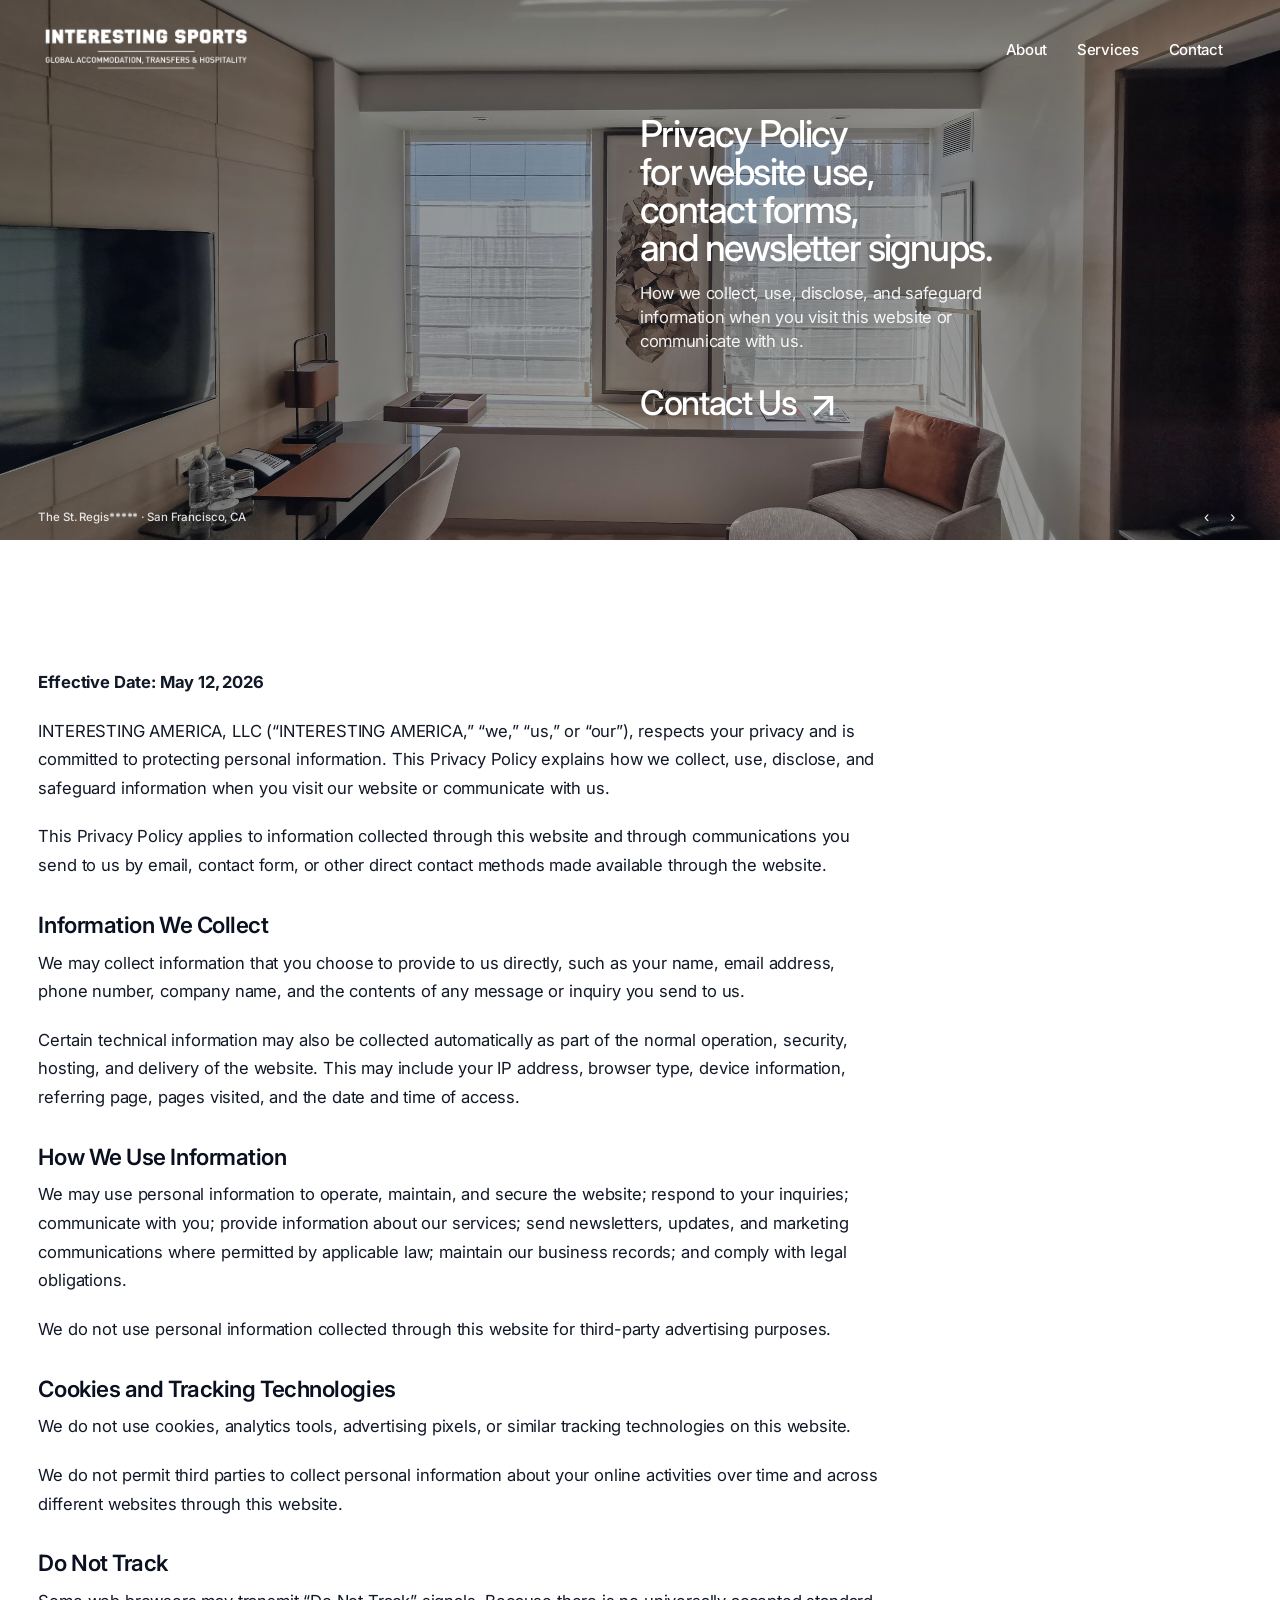
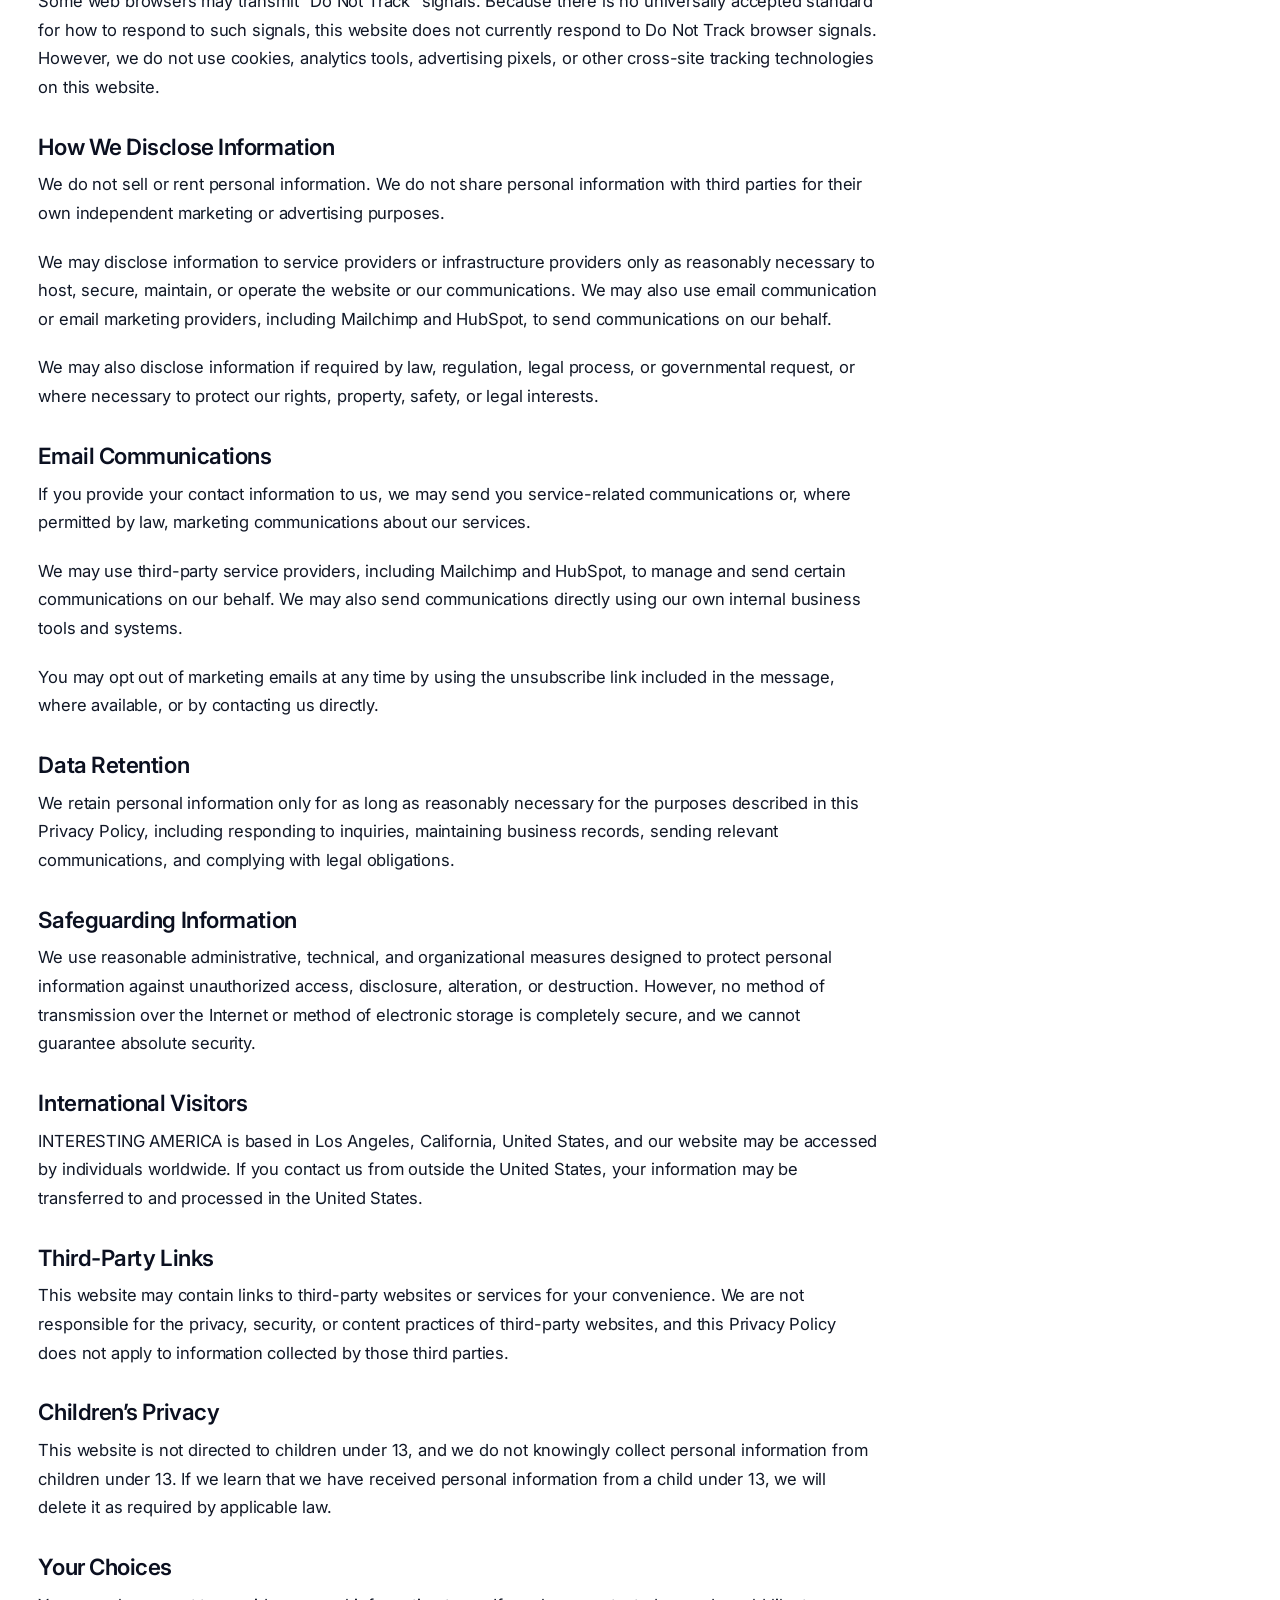
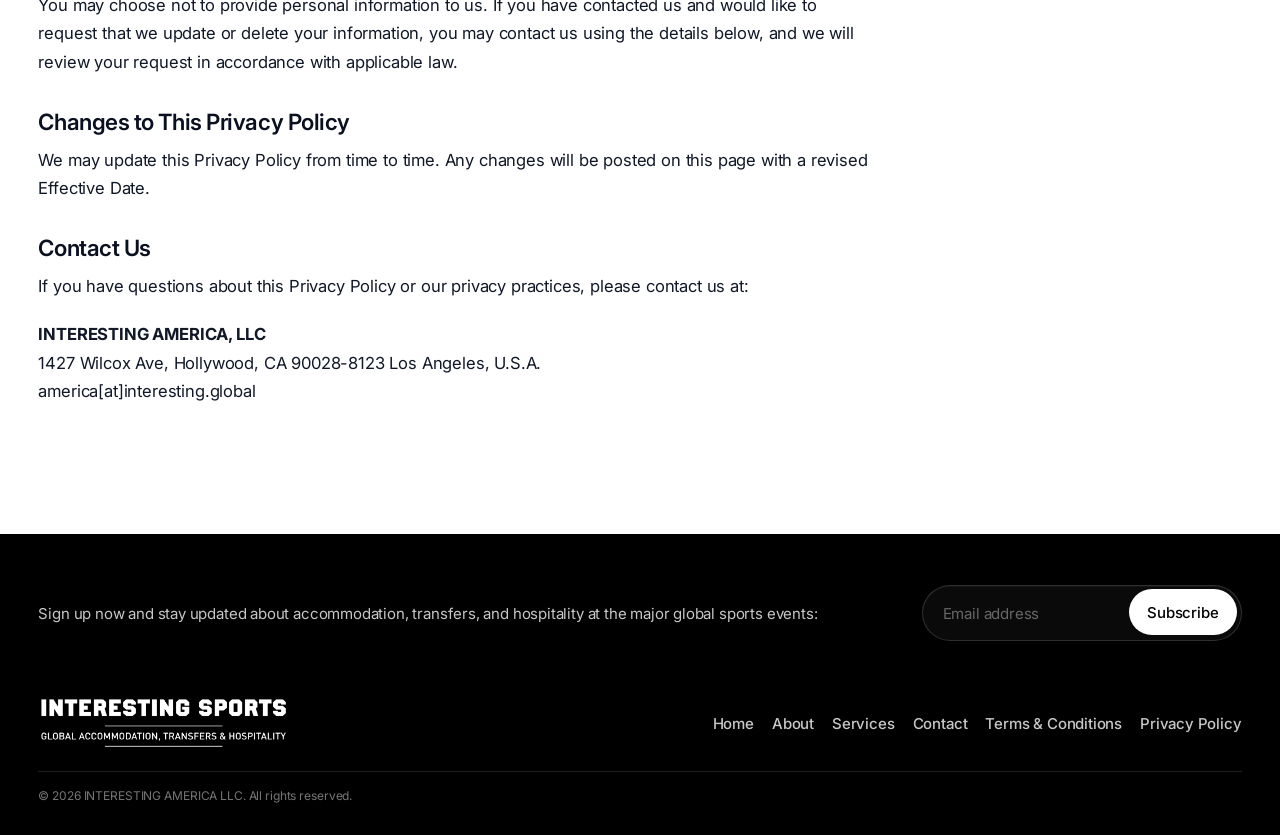
<file: privacy-policy/index.html>
<!DOCTYPE html>
<html lang="en">
<head>
  <meta charset="UTF-8">
  <meta name="viewport" content="width=device-width, initial-scale=1.0">
  <title>Privacy Policy | INTERESTING AMERICA</title>
  <meta name="description" content="Privacy Policy">
  <link rel="icon" type="image/png" sizes="512x512" href="/images/uploads/favicon-512.png">
  <link rel="shortcut icon" href="/images/uploads/favicon-512.png">
  <link rel="apple-touch-icon" href="/images/uploads/favicon-512.png">
  
  <link rel="stylesheet" href="/css/main.css?v=20260522-01">
  <link rel="preload" as="image" href="/images/uploads/hero-atl-marriott-marquis.jpg">
  <link rel="preload" as="image" href="/images/uploads/hero-st-regis-san-francisco.jpg">
  <link rel="preload" as="image" href="/images/uploads/hero-los-angeles-ca.jpg">
  <link rel="preload" as="image" href="/images/uploads/hero-dallas-tx.jpg">
  <link rel="preload" as="image" href="/images/uploads/hero-santa-monica-ca.jpg">
  <link rel="preconnect" href="https://fonts.googleapis.com">
  <link rel="preconnect" href="https://fonts.gstatic.com" crossorigin>
  <link href="https://fonts.googleapis.com/css2?family=Inter:wght@300;400;500;600;700;800&display=swap" rel="stylesheet">
</head>
<body class="subpage-home page-privacy">

  <header class="site-header">
  <div class="container">
    <a href="/" class="logo" aria-label="INTERESTING AMERICA - Back to Home">
      <img src="/images/uploads/interesting-sports-black-.png" alt="INTERESTING AMERICA" class="logo__img">
    </a>

    <nav class="site-nav" aria-label="Main navigation">
      <ul class="nav-list nav-island"><li class="nav-item">
            <a href="/about/" class="nav-link">About</a>
          </li><li class="nav-item">
            <a href="/services/" class="nav-link">Services</a>
          </li><li class="nav-item">
            <a href="/contact/" class="nav-link">Contact</a>
          </li></ul>
    </nav>

    <button class="mobile-menu-trigger" type="button" aria-expanded="false" aria-controls="mobile-menu-panel">
      <span class="mobile-menu-trigger__label">Menu</span>
    </button>

    <div class="mobile-menu-panel" id="mobile-menu-panel" hidden>
      <ul class="mobile-menu-list"><li class="mobile-menu-item">
            <a href="/about/" class="mobile-menu-link">About</a>
          </li><li class="mobile-menu-item">
            <a href="/services/" class="mobile-menu-link">Services</a>
          </li><li class="mobile-menu-item">
            <a href="/contact/" class="mobile-menu-link">Contact</a>
          </li></ul>
    </div>
  </div>
</header>
  
  <main id="main">
    
<section class="hero section hero--photo hero--subpage"
  style="--hero-overlay-opacity: 1"
  data-image1="/images/uploads/hero-st-regis-san-francisco.jpg"
  data-caption1="The St. Regis***** · San Francisco, CA"
  data-image2="/images/uploads/hero-dallas-tx.jpg"
  data-caption2="Dallas, TX · 2026 Soccer World Cup Host City"
  data-image3="/images/uploads/hero-santa-monica-ca.jpg"
  data-caption3="Santa Monica, CA · Illustrative destination imagery"
  data-image4="/images/uploads/hero-paris-stadium.jpg"
  data-caption4="Stade de France, Paris, France · Summer Olympics 2024"
  data-image5="/images/uploads/hero-southafrica.jpeg"
  data-caption5="Soccer City Stadium, Johannesburg, South Africa · World Cup 2010">
  <div class="hero-bg-track" aria-hidden="true">
    <div class="hero-bg hero-bg--active" style="background-image:url('/images/uploads/hero-st-regis-san-francisco.jpg')"></div>
    <div class="hero-bg hero-bg--next" style="background-image:url('/images/uploads/hero-dallas-tx.jpg')"></div>
    <div class="hero-bg hero-bg--css hero-bg--1" style="background-image:url('/images/uploads/hero-st-regis-san-francisco.jpg')"></div>
    <div class="hero-bg hero-bg--css hero-bg--2" style="background-image:url('/images/uploads/hero-dallas-tx.jpg')"></div>
    <div class="hero-bg hero-bg--css hero-bg--3" style="background-image:url('/images/uploads/hero-santa-monica-ca.jpg')"></div>
    <div class="hero-bg hero-bg--css hero-bg--4" style="background-image:url('/images/uploads/hero-paris-stadium.jpg')"></div>
    <div class="hero-bg hero-bg--css hero-bg--5" style="background-image:url('/images/uploads/hero-southafrica.jpeg')"></div>
    <div class="hero-bg-overlay"></div>
  </div>

  <div class="wrap-wide fade in">
    <div class="hero-copy-block hero-copy-block--subpage">
      
      <h1 class="hero-page-title">Privacy Policy<br>for website use,<br>contact forms,<br>and newsletter signups.</h1>
      
        <p class="hero-page-copy">How we collect, use, disclose, and safeguard information when you visit this website or communicate with us.</p>
      
      
        <a class="hero-link-cta hero-link-cta--static is-visible" href="/contact/">
          <span class="hero-link-cta__text">Contact Us</span>
          <span class="hero-link-cta__icon" aria-hidden="true">
            <svg viewBox="0 0 19 19" role="presentation" focusable="false">
              <path d="M14.458 10.687 L0 10.688 L0 8.313 L14.458 8.313 L7.808 1.663 L9.5 0 L19 9.5 L9.5 19 L7.808 17.337 Z" fill="currentColor"></path>
            </svg>
          </span>
        </a>
      
    </div>
  </div>

  
    <p class="hero-photo-caption" id="hero-photo-caption">The St. Regis***** · San Francisco, CA</p>
  

  
    <div class="hero-slider-ui" aria-label="Header image controls">
      <button class="hero-slider-btn" type="button" data-hero-prev aria-label="Previous image">‹</button>
      <button class="hero-slider-btn" type="button" data-hero-next aria-label="Next image">›</button>
    </div>
  
</section>


<section class="story-section legal-text-section" id="privacy-content">
  <div class="wrap-wide">
    <div class="legal-text-block fade">
      <div class="legal-text-flow">
  <p><strong>Effective Date: May 12, 2026</strong></p>
  <p>INTERESTING AMERICA, LLC (“INTERESTING AMERICA,” “we,” “us,” or “our”), respects your privacy and is committed to protecting personal information. This Privacy Policy explains how we collect, use, disclose, and safeguard information when you visit our website or communicate with us.</p>
  <p>This Privacy Policy applies to information collected through this website and through communications you send to us by email, contact form, or other direct contact methods made available through the website.</p>

  <h3>Information We Collect</h3>
  <p>We may collect information that you choose to provide to us directly, such as your name, email address, phone number, company name, and the contents of any message or inquiry you send to us.</p>
  <p>Certain technical information may also be collected automatically as part of the normal operation, security, hosting, and delivery of the website. This may include your IP address, browser type, device information, referring page, pages visited, and the date and time of access.</p>

  <h3>How We Use Information</h3>
  <p>We may use personal information to operate, maintain, and secure the website; respond to your inquiries; communicate with you; provide information about our services; send newsletters, updates, and marketing communications where permitted by applicable law; maintain our business records; and comply with legal obligations.</p>
  <p>We do not use personal information collected through this website for third-party advertising purposes.</p>

  <h3>Cookies and Tracking Technologies</h3>
  <p>We do not use cookies, analytics tools, advertising pixels, or similar tracking technologies on this website.</p>
  <p>We do not permit third parties to collect personal information about your online activities over time and across different websites through this website.</p>

  <h3>Do Not Track</h3>
  <p>Some web browsers may transmit “Do Not Track” signals. Because there is no universally accepted standard for how to respond to such signals, this website does not currently respond to Do Not Track browser signals. However, we do not use cookies, analytics tools, advertising pixels, or other cross-site tracking technologies on this website.</p>

  <h3>How We Disclose Information</h3>
  <p>We do not sell or rent personal information. We do not share personal information with third parties for their own independent marketing or advertising purposes.</p>
  <p>We may disclose information to service providers or infrastructure providers only as reasonably necessary to host, secure, maintain, or operate the website or our communications. We may also use email communication or email marketing providers, including Mailchimp and HubSpot, to send communications on our behalf.</p>
  <p>We may also disclose information if required by law, regulation, legal process, or governmental request, or where necessary to protect our rights, property, safety, or legal interests.</p>

  <h3>Email Communications</h3>
  <p>If you provide your contact information to us, we may send you service-related communications or, where permitted by law, marketing communications about our services.</p>
  <p>We may use third-party service providers, including Mailchimp and HubSpot, to manage and send certain communications on our behalf. We may also send communications directly using our own internal business tools and systems.</p>
  <p>You may opt out of marketing emails at any time by using the unsubscribe link included in the message, where available, or by contacting us directly.</p>

  <h3>Data Retention</h3>
  <p>We retain personal information only for as long as reasonably necessary for the purposes described in this Privacy Policy, including responding to inquiries, maintaining business records, sending relevant communications, and complying with legal obligations.</p>

  <h3>Safeguarding Information</h3>
  <p>We use reasonable administrative, technical, and organizational measures designed to protect personal information against unauthorized access, disclosure, alteration, or destruction. However, no method of transmission over the Internet or method of electronic storage is completely secure, and we cannot guarantee absolute security.</p>

  <h3>International Visitors</h3>
  <p>INTERESTING AMERICA is based in Los Angeles, California, United States, and our website may be accessed by individuals worldwide. If you contact us from outside the United States, your information may be transferred to and processed in the United States.</p>

  <h3>Third-Party Links</h3>
  <p>This website may contain links to third-party websites or services for your convenience. We are not responsible for the privacy, security, or content practices of third-party websites, and this Privacy Policy does not apply to information collected by those third parties.</p>

  <h3>Children’s Privacy</h3>
  <p>This website is not directed to children under 13, and we do not knowingly collect personal information from children under 13. If we learn that we have received personal information from a child under 13, we will delete it as required by applicable law.</p>

  <h3>Your Choices</h3>
  <p>You may choose not to provide personal information to us. If you have contacted us and would like to request that we update or delete your information, you may contact us using the details below, and we will review your request in accordance with applicable law.</p>

  <h3>Changes to This Privacy Policy</h3>
  <p>We may update this Privacy Policy from time to time. Any changes will be posted on this page with a revised Effective Date.</p>

  <h3>Contact Us</h3>
  <p>If you have questions about this Privacy Policy or our privacy practices, please contact us at:</p>
  <p><strong>INTERESTING AMERICA, LLC</strong><br>1427 Wilcox Ave, Hollywood, CA 90028-8123 Los Angeles, U.S.A.<br>america[at]interesting.global</p>
</div>

    </div>
  </div>
</section>

  </main>
  
  
    <footer class="site-footer">
  <div class="container footer-shell">
    <div class="footer-content">
      <div class="footer-signup-row">
        <p class="footer-copy">Sign up now and stay updated about accommodation, transfers, and hospitality at the major global sports events:</p>

        <form class="footer-newsletter" data-newsletter-form method="POST" action="https://ia-cms-oauth.davidmauricekoelle.workers.dev/newsletter-subscribe" aria-label="Newsletter subscription form">
          <input type="hidden" name="success_path" value="/thank-you/">
          <p class="form-honeypot" aria-hidden="true"><label>Do not fill this out: <input name="company_website"></label></p>
          <label class="footer-newsletter__field" for="footer-newsletter-email">
            <span class="sr-only">Email address</span>
            <input id="footer-newsletter-email" type="email" name="email" autocomplete="email" placeholder="Email address" required>
          </label>
          <button class="footer-newsletter__button" type="submit">Subscribe</button>
        </form>
      </div>
    </div>

    <div class="footer-bottom">
      <div class="footer-bottom__main">
        <div class="footer-brand">
          <img src="/images/uploads/interesting-sports-black-.png" alt="INTERESTING AMERICA" class="footer-logo__img">
        </div>

        <nav class="footer-nav" aria-label="Footer navigation">
          <ul>
            <li><a href="/">Home</a></li><li><a href="/about/">About</a></li><li><a href="/services/">Services</a></li><li><a href="/contact/">Contact</a></li><li><a href="/t-c/">Terms &amp; Conditions</a></li>
            <li><a href="/privacy-policy/">Privacy Policy</a></li>
          </ul>
        </nav>
      </div>

      <div class="footer-legal">
        <p>© 2026 INTERESTING AMERICA LLC. All rights reserved.</p>
      </div>
    </div>
  </div>
</footer>

  

  <script src="/js/main.js?v=20260522-01" defer></script>
</body>
</html>
</file>
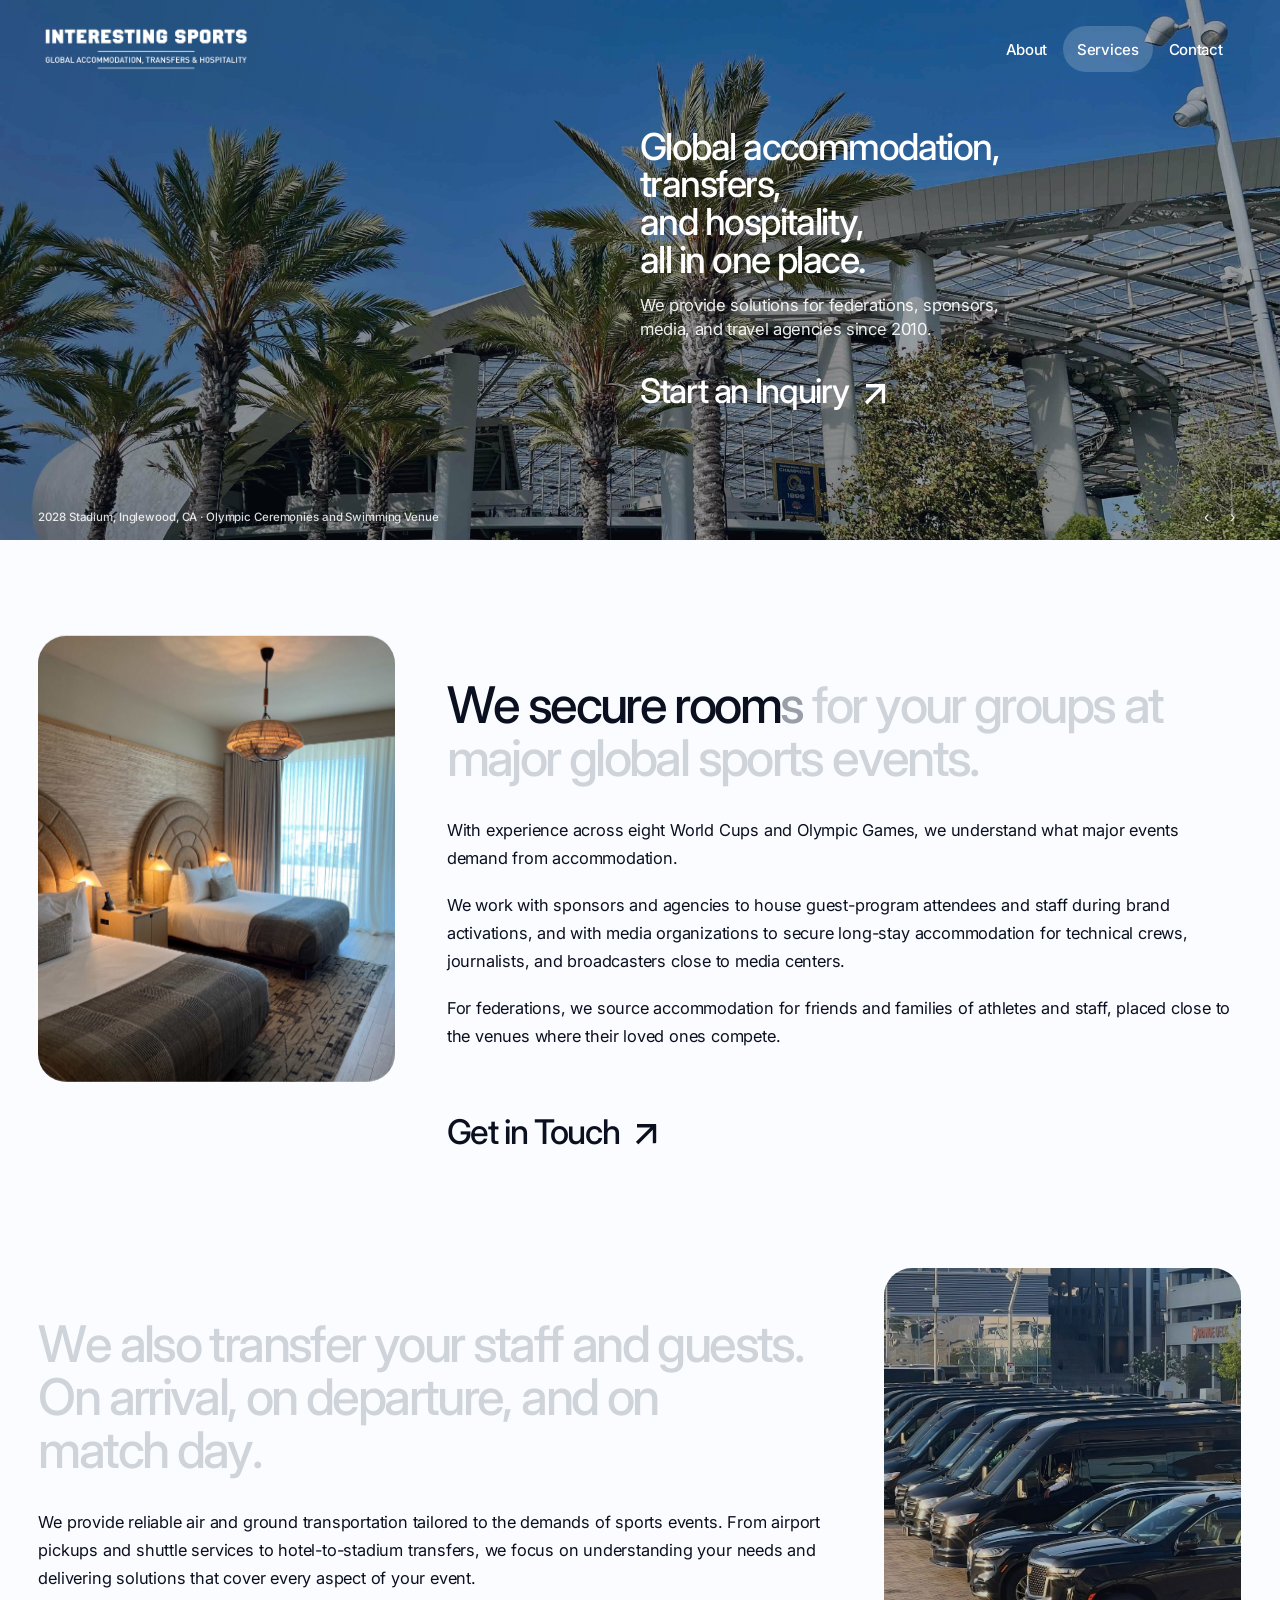
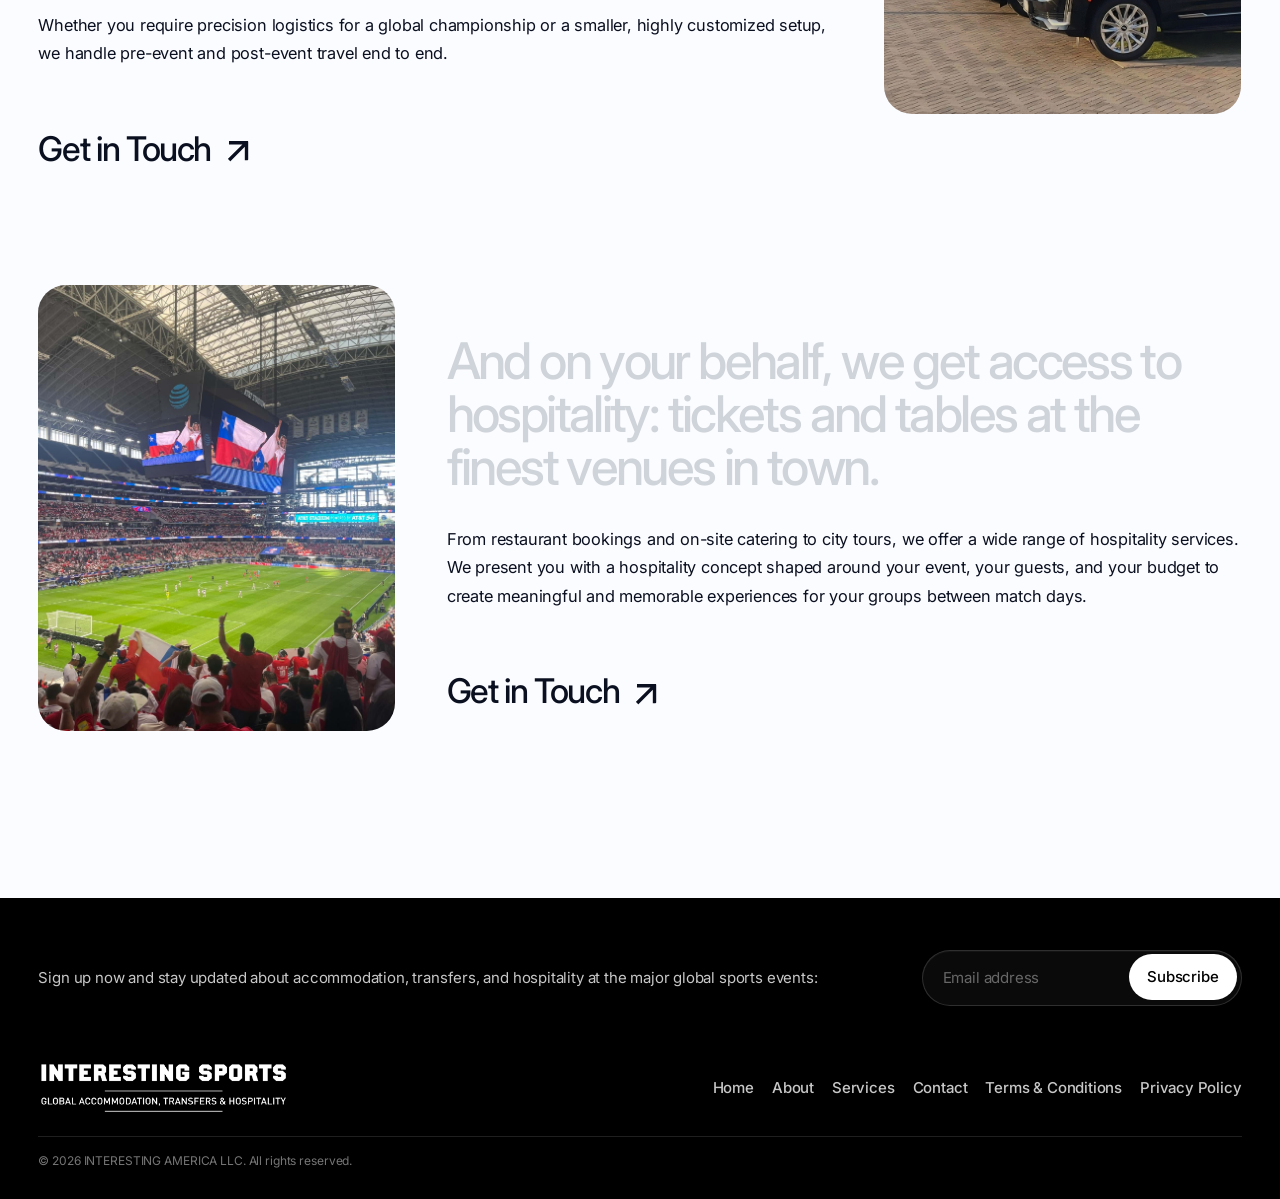
<file: services/index.html>
<!DOCTYPE html>
<html lang="en">
<head>
  <meta charset="UTF-8">
  <meta name="viewport" content="width=device-width, initial-scale=1.0">
  <title>Services | INTERESTING AMERICA</title>
  <meta name="description" content="Services by INTERESTING AMERICA">
  <link rel="icon" type="image/png" sizes="512x512" href="/images/uploads/favicon-512.png">
  <link rel="shortcut icon" href="/images/uploads/favicon-512.png">
  <link rel="apple-touch-icon" href="/images/uploads/favicon-512.png">
  
  <link rel="stylesheet" href="/css/main.css?v=20260522-01">
  <link rel="preload" as="image" href="/images/uploads/hero-atl-marriott-marquis.jpg">
  <link rel="preload" as="image" href="/images/uploads/hero-st-regis-san-francisco.jpg">
  <link rel="preload" as="image" href="/images/uploads/hero-los-angeles-ca.jpg">
  <link rel="preload" as="image" href="/images/uploads/hero-dallas-tx.jpg">
  <link rel="preload" as="image" href="/images/uploads/hero-santa-monica-ca.jpg">
  <link rel="preconnect" href="https://fonts.googleapis.com">
  <link rel="preconnect" href="https://fonts.gstatic.com" crossorigin>
  <link href="https://fonts.googleapis.com/css2?family=Inter:wght@300;400;500;600;700;800&display=swap" rel="stylesheet">
</head>
<body class="subpage-home page-services">

  <header class="site-header">
  <div class="container">
    <a href="/" class="logo" aria-label="INTERESTING AMERICA - Back to Home">
      <img src="/images/uploads/interesting-sports-black-.png" alt="INTERESTING AMERICA" class="logo__img">
    </a>

    <nav class="site-nav" aria-label="Main navigation">
      <ul class="nav-list nav-island"><li class="nav-item">
            <a href="/about/" class="nav-link">About</a>
          </li><li class="nav-item nav-item--active">
            <a href="/services/" class="nav-link">Services</a>
          </li><li class="nav-item">
            <a href="/contact/" class="nav-link">Contact</a>
          </li></ul>
    </nav>

    <button class="mobile-menu-trigger" type="button" aria-expanded="false" aria-controls="mobile-menu-panel">
      <span class="mobile-menu-trigger__label">Menu</span>
    </button>

    <div class="mobile-menu-panel" id="mobile-menu-panel" hidden>
      <ul class="mobile-menu-list"><li class="mobile-menu-item">
            <a href="/about/" class="mobile-menu-link">About</a>
          </li><li class="mobile-menu-item">
            <a href="/services/" class="mobile-menu-link">Services</a>
          </li><li class="mobile-menu-item">
            <a href="/contact/" class="mobile-menu-link">Contact</a>
          </li></ul>
    </div>
  </div>
</header>
  
  <main id="main">
    
<section class="hero section hero--photo hero--subpage"
  style="--hero-overlay-opacity: 1"
  data-image1="/images/uploads/hero-sofi-2025.jpg"
  data-caption1="2028 Stadium, Inglewood, CA · Olympic Ceremonies and Swimming Venue"
  data-image2="/images/uploads/hero-atl-marriott-marquis.jpg"
  data-caption2="Marriott Marquis**** · Atlanta, GA"
  data-image3="/images/uploads/hero-colony-hotel-mia.jpg"
  data-caption3="The Colony Hotel*** · Miami Beach, FL"
  data-image4="/images/uploads/hero-paris-stadium.jpg"
  data-caption4="Stade de France, Paris, France · Summer Olympics 2024"
  data-image5="/images/uploads/hero-southafrica.jpeg"
  data-caption5="Soccer City Stadium, Johannesburg, South Africa · World Cup 2010">
  <div class="hero-bg-track" aria-hidden="true">
    <div class="hero-bg hero-bg--active" style="background-image:url('/images/uploads/hero-sofi-2025.jpg')"></div>
    <div class="hero-bg hero-bg--next" style="background-image:url('/images/uploads/hero-atl-marriott-marquis.jpg')"></div>
    <div class="hero-bg hero-bg--css hero-bg--1" style="background-image:url('/images/uploads/hero-sofi-2025.jpg')"></div>
    <div class="hero-bg hero-bg--css hero-bg--2" style="background-image:url('/images/uploads/hero-atl-marriott-marquis.jpg')"></div>
    <div class="hero-bg hero-bg--css hero-bg--3" style="background-image:url('/images/uploads/hero-colony-hotel-mia.jpg')"></div>
    <div class="hero-bg hero-bg--css hero-bg--4" style="background-image:url('/images/uploads/hero-paris-stadium.jpg')"></div>
    <div class="hero-bg hero-bg--css hero-bg--5" style="background-image:url('/images/uploads/hero-southafrica.jpeg')"></div>
    <div class="hero-bg-overlay"></div>
  </div>

  <div class="wrap-wide fade in">
    <div class="hero-copy-block hero-copy-block--subpage">
      
      <h1 class="hero-page-title">Global accommodation,<br>transfers,<br>and hospitality,<br>all in one place.</h1>
      
        <p class="hero-page-copy">We provide solutions for federations, sponsors, media, and travel agencies since 2010.</p>
      
      
        <a class="hero-link-cta hero-link-cta--static is-visible" href="/contact/">
          <span class="hero-link-cta__text">Start an Inquiry</span>
          <span class="hero-link-cta__icon" aria-hidden="true">
            <svg viewBox="0 0 19 19" role="presentation" focusable="false">
              <path d="M14.458 10.687 L0 10.688 L0 8.313 L14.458 8.313 L7.808 1.663 L9.5 0 L19 9.5 L9.5 19 L7.808 17.337 Z" fill="currentColor"></path>
            </svg>
          </span>
        </a>
      
    </div>
  </div>

  
    <p class="hero-photo-caption" id="hero-photo-caption">2028 Stadium, Inglewood, CA · Olympic Ceremonies and Swimming Venue</p>
  

  
    <div class="hero-slider-ui" aria-label="Header image controls">
      <button class="hero-slider-btn" type="button" data-hero-prev aria-label="Previous image">‹</button>
      <button class="hero-slider-btn" type="button" data-hero-next aria-label="Next image">›</button>
    </div>
  
</section>


<section class="story-section story-section--reverse subpage-home-section" id="services-content">
  <div class="wrap-wide">
    <div class="services-showcase-stack">
      <div class="services-showcase">
        <figure class="services-showcase__media dynamic-media" data-speed="0.18" data-max-offset="39">
          <img src="/images/uploads/services-accommodation.jpg" alt="Accommodation setting for group stays" style="object-position:center 38%;">
        </figure>

        <div class="services-showcase__content">
          <h2 class="services-showcase__headline" data-letter-reveal>
            We secure rooms for your groups at major global sports events.
          </h2>
          <div class="services-showcase__copy">
            <p>With experience across eight World Cups and Olympic Games, we understand what major events demand from accommodation.</p>
            <p>We work with sponsors and agencies to house guest-program attendees and staff during brand activations, and with media organizations to secure long-stay accommodation for technical crews, journalists, and broadcasters close to media centers.</p>
            <p>For federations, we source accommodation for friends and families of athletes and staff, placed close to the venues where their loved ones compete.</p>
          </div>

          <a class="hero-link-cta hero-link-cta--static services-showcase__cta" href="/contact/">
            <span class="hero-link-cta__text">Get in Touch</span>
            <span class="hero-link-cta__icon" aria-hidden="true">
              <svg viewBox="0 0 19 19" role="presentation" focusable="false">
                <path d="M14.458 10.687 L0 10.688 L0 8.313 L14.458 8.313 L7.808 1.663 L9.5 0 L19 9.5 L9.5 19 L7.808 17.337 Z" fill="currentColor"></path>
              </svg>
            </span>
          </a>
        </div>
      </div>

      <div class="services-showcase services-showcase--reverse">
        <figure class="services-showcase__media dynamic-media" data-speed="0.18" data-max-offset="39">
          <img src="/images/uploads/services-transportation.jpg" alt="Transportation service for event arrivals and departures" style="object-position:center 42%;">
        </figure>

        <div class="services-showcase__content">
          <h2 class="services-showcase__headline" data-letter-reveal>
            We also transfer your staff and guests. On arrival, on departure, and on match day.
          </h2>
          <div class="services-showcase__copy">
            <p>We provide reliable air and ground transportation tailored to the demands of sports events. From airport pickups and shuttle services to hotel-to-stadium transfers, we focus on understanding your needs and delivering solutions that cover every aspect of your event.</p>
            <p>Whether you require precision logistics for a global championship or a smaller, highly customized setup, we handle pre-event and post-event travel end to end.</p>
          </div>

          <a class="hero-link-cta hero-link-cta--static services-showcase__cta" href="/contact/">
            <span class="hero-link-cta__text">Get in Touch</span>
            <span class="hero-link-cta__icon" aria-hidden="true">
              <svg viewBox="0 0 19 19" role="presentation" focusable="false">
                <path d="M14.458 10.687 L0 10.688 L0 8.313 L14.458 8.313 L7.808 1.663 L9.5 0 L19 9.5 L9.5 19 L7.808 17.337 Z" fill="currentColor"></path>
              </svg>
            </span>
          </a>
        </div>
      </div>

      <div class="services-showcase">
        <figure class="services-showcase__media dynamic-media" data-speed="0.18" data-max-offset="39">
          <img src="/images/uploads/services-hospitality.jpg" alt="Hospitality setting for premium guest programs" style="object-position:center 42%;">
        </figure>

        <div class="services-showcase__content">
          <h2 class="services-showcase__headline" data-letter-reveal>
            And on your behalf, we get access to hospitality: tickets and tables at the finest venues in town.
          </h2>
          <div class="services-showcase__copy">
            <p>From restaurant bookings and on-site catering to city tours, we offer a wide range of hospitality services. We present you with a hospitality concept shaped around your event, your guests, and your budget to create meaningful and memorable experiences for your groups between match days.</p>
          </div>

          <a class="hero-link-cta hero-link-cta--static services-showcase__cta" href="/contact/">
            <span class="hero-link-cta__text">Get in Touch</span>
            <span class="hero-link-cta__icon" aria-hidden="true">
              <svg viewBox="0 0 19 19" role="presentation" focusable="false">
                <path d="M14.458 10.687 L0 10.688 L0 8.313 L14.458 8.313 L7.808 1.663 L9.5 0 L19 9.5 L9.5 19 L7.808 17.337 Z" fill="currentColor"></path>
              </svg>
            </span>
          </a>
        </div>
      </div>
    </div>
  </div>
</section>

  </main>
  
  
    <footer class="site-footer">
  <div class="container footer-shell">
    <div class="footer-content">
      <div class="footer-signup-row">
        <p class="footer-copy">Sign up now and stay updated about accommodation, transfers, and hospitality at the major global sports events:</p>

        <form class="footer-newsletter" data-newsletter-form method="POST" action="https://ia-cms-oauth.davidmauricekoelle.workers.dev/newsletter-subscribe" aria-label="Newsletter subscription form">
          <input type="hidden" name="success_path" value="/thank-you/">
          <p class="form-honeypot" aria-hidden="true"><label>Do not fill this out: <input name="company_website"></label></p>
          <label class="footer-newsletter__field" for="footer-newsletter-email">
            <span class="sr-only">Email address</span>
            <input id="footer-newsletter-email" type="email" name="email" autocomplete="email" placeholder="Email address" required>
          </label>
          <button class="footer-newsletter__button" type="submit">Subscribe</button>
        </form>
      </div>
    </div>

    <div class="footer-bottom">
      <div class="footer-bottom__main">
        <div class="footer-brand">
          <img src="/images/uploads/interesting-sports-black-.png" alt="INTERESTING AMERICA" class="footer-logo__img">
        </div>

        <nav class="footer-nav" aria-label="Footer navigation">
          <ul>
            <li><a href="/">Home</a></li><li><a href="/about/">About</a></li><li><a href="/services/">Services</a></li><li><a href="/contact/">Contact</a></li><li><a href="/t-c/">Terms &amp; Conditions</a></li>
            <li><a href="/privacy-policy/">Privacy Policy</a></li>
          </ul>
        </nav>
      </div>

      <div class="footer-legal">
        <p>© 2026 INTERESTING AMERICA LLC. All rights reserved.</p>
      </div>
    </div>
  </div>
</footer>

  

  <script src="/js/main.js?v=20260522-01" defer></script>
</body>
</html>
</file>
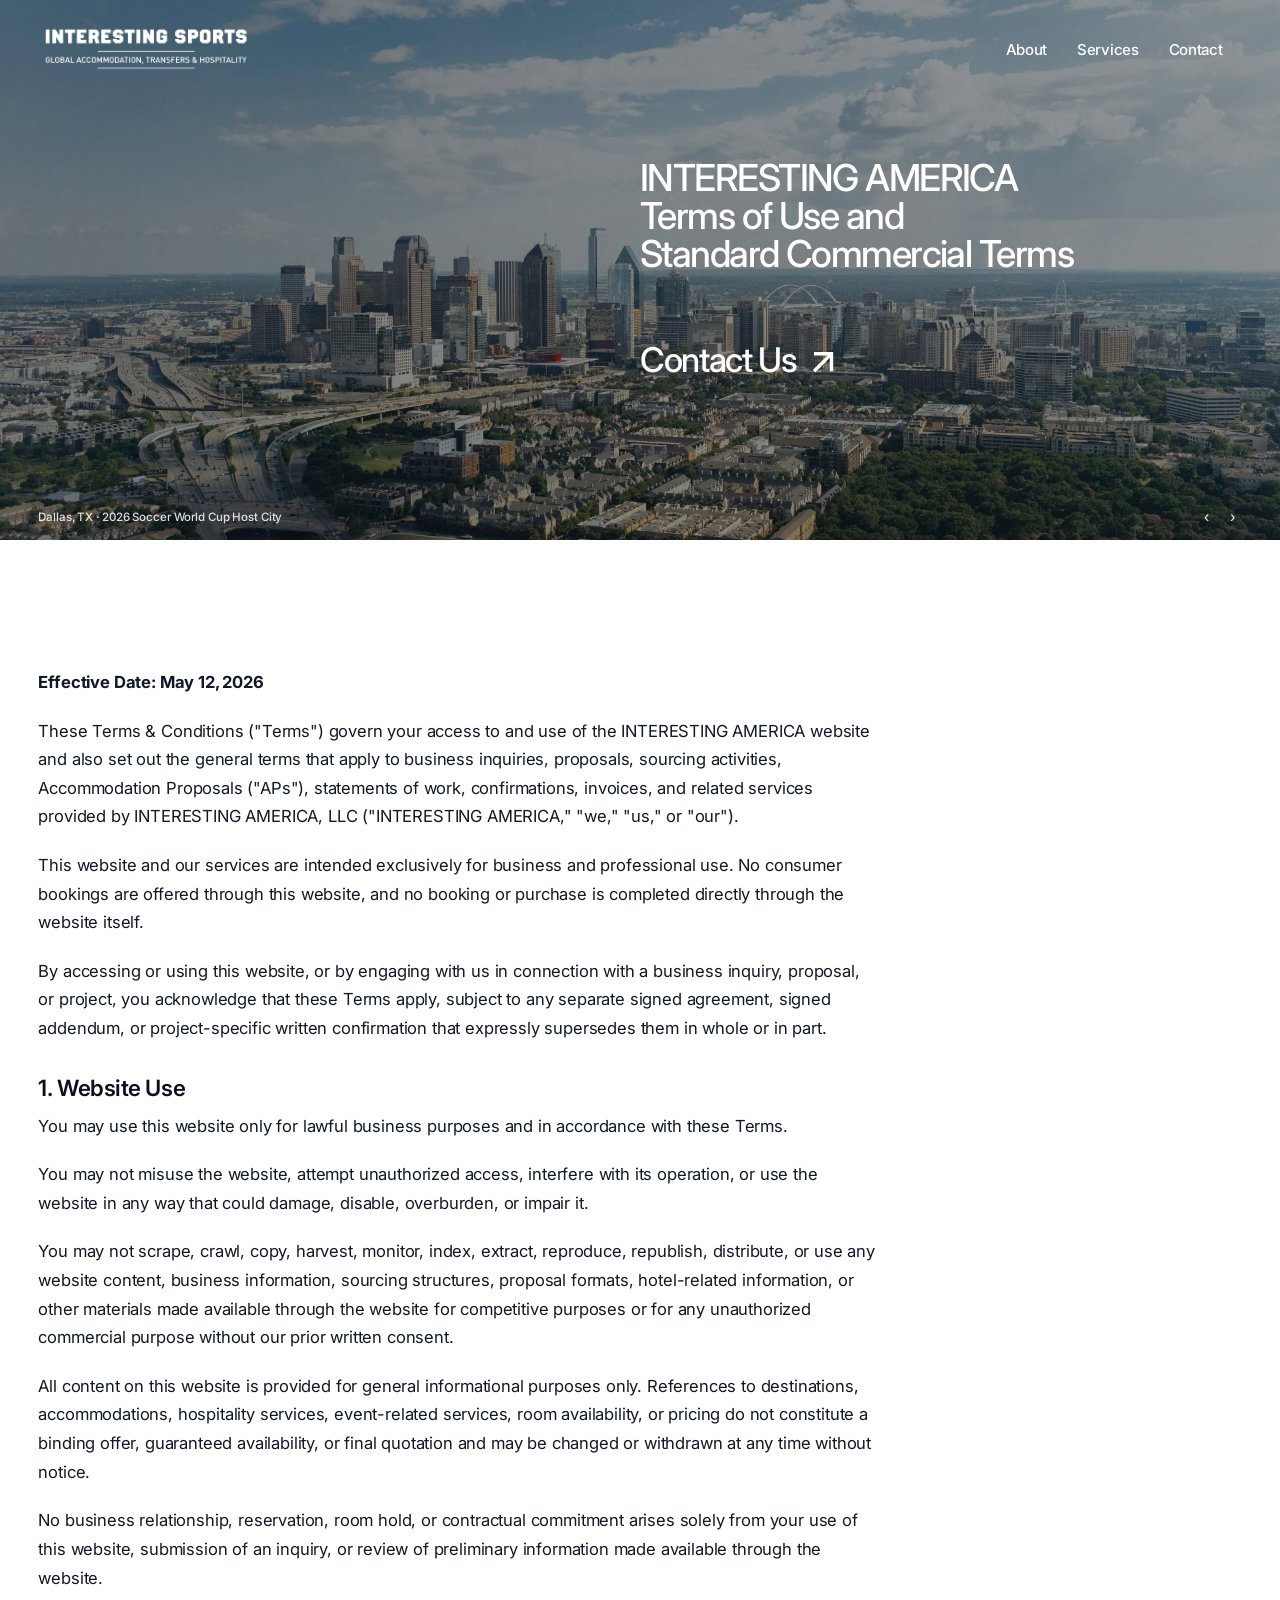
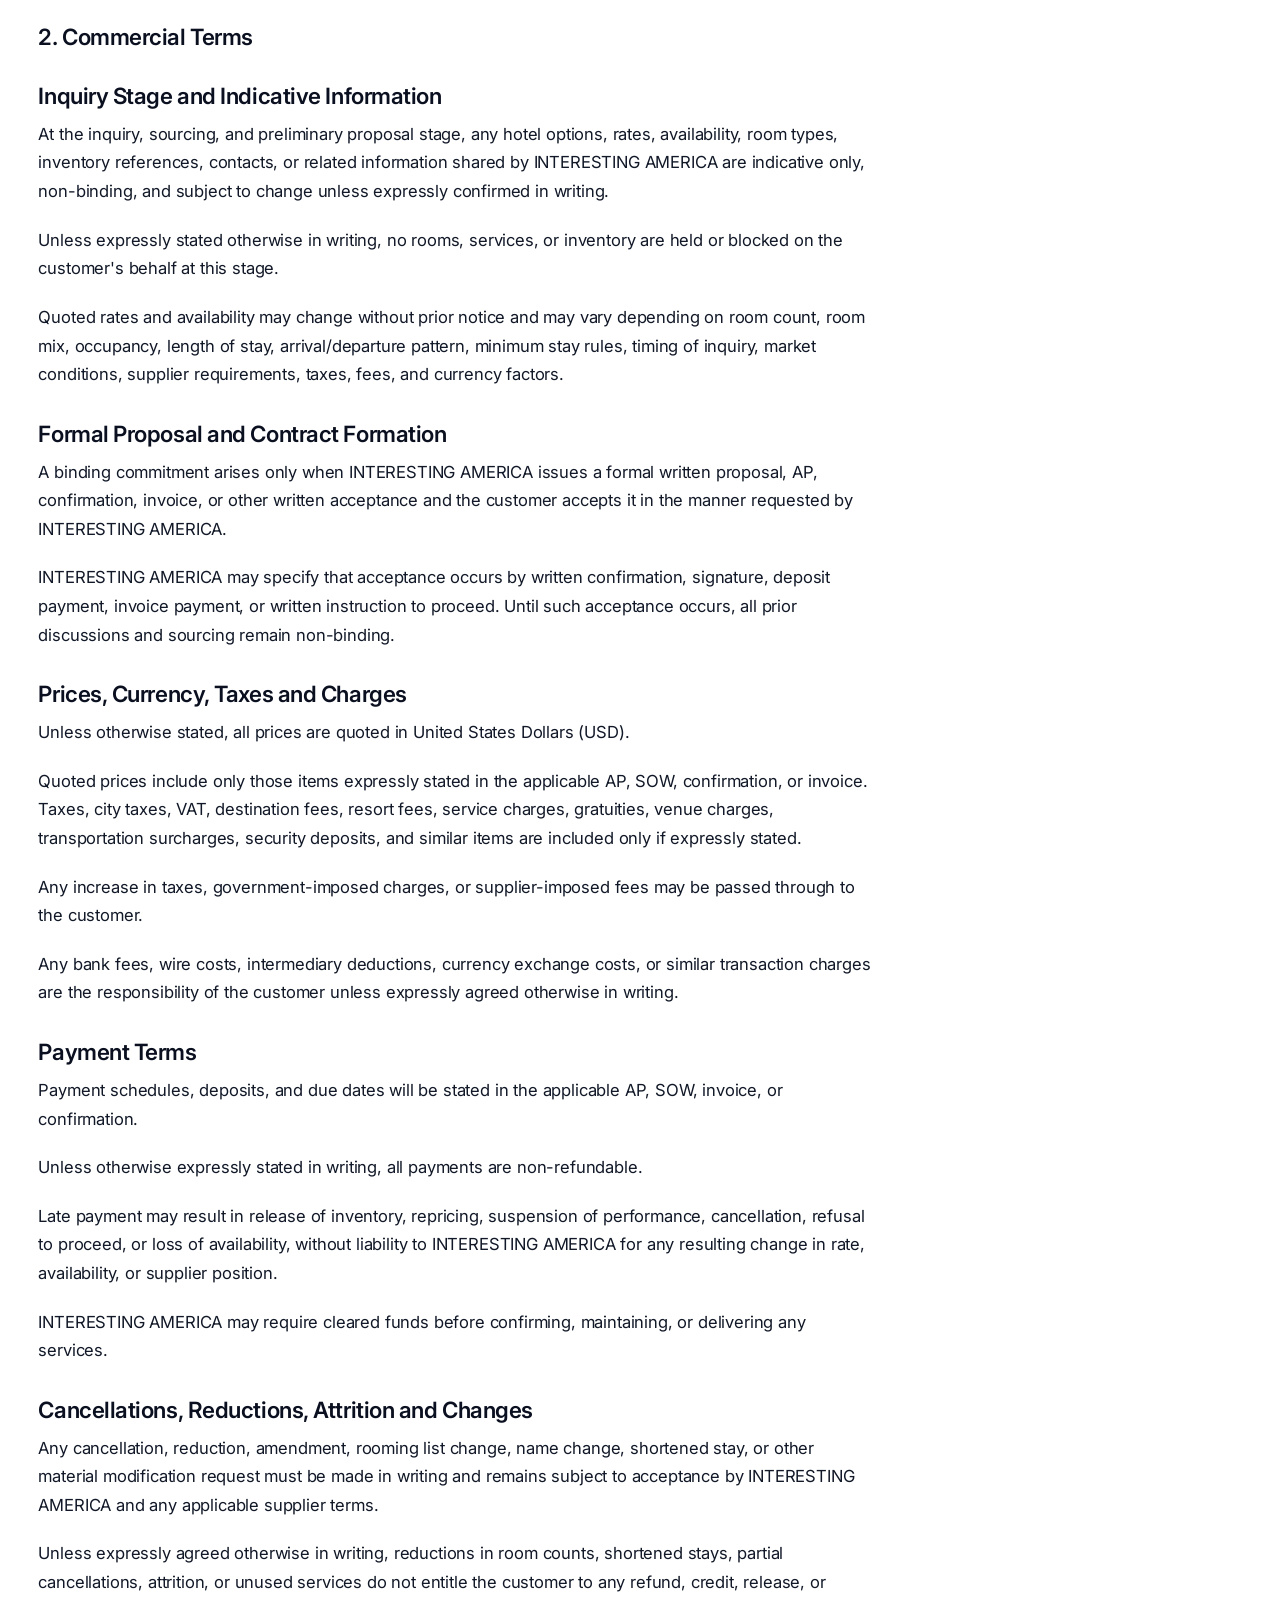
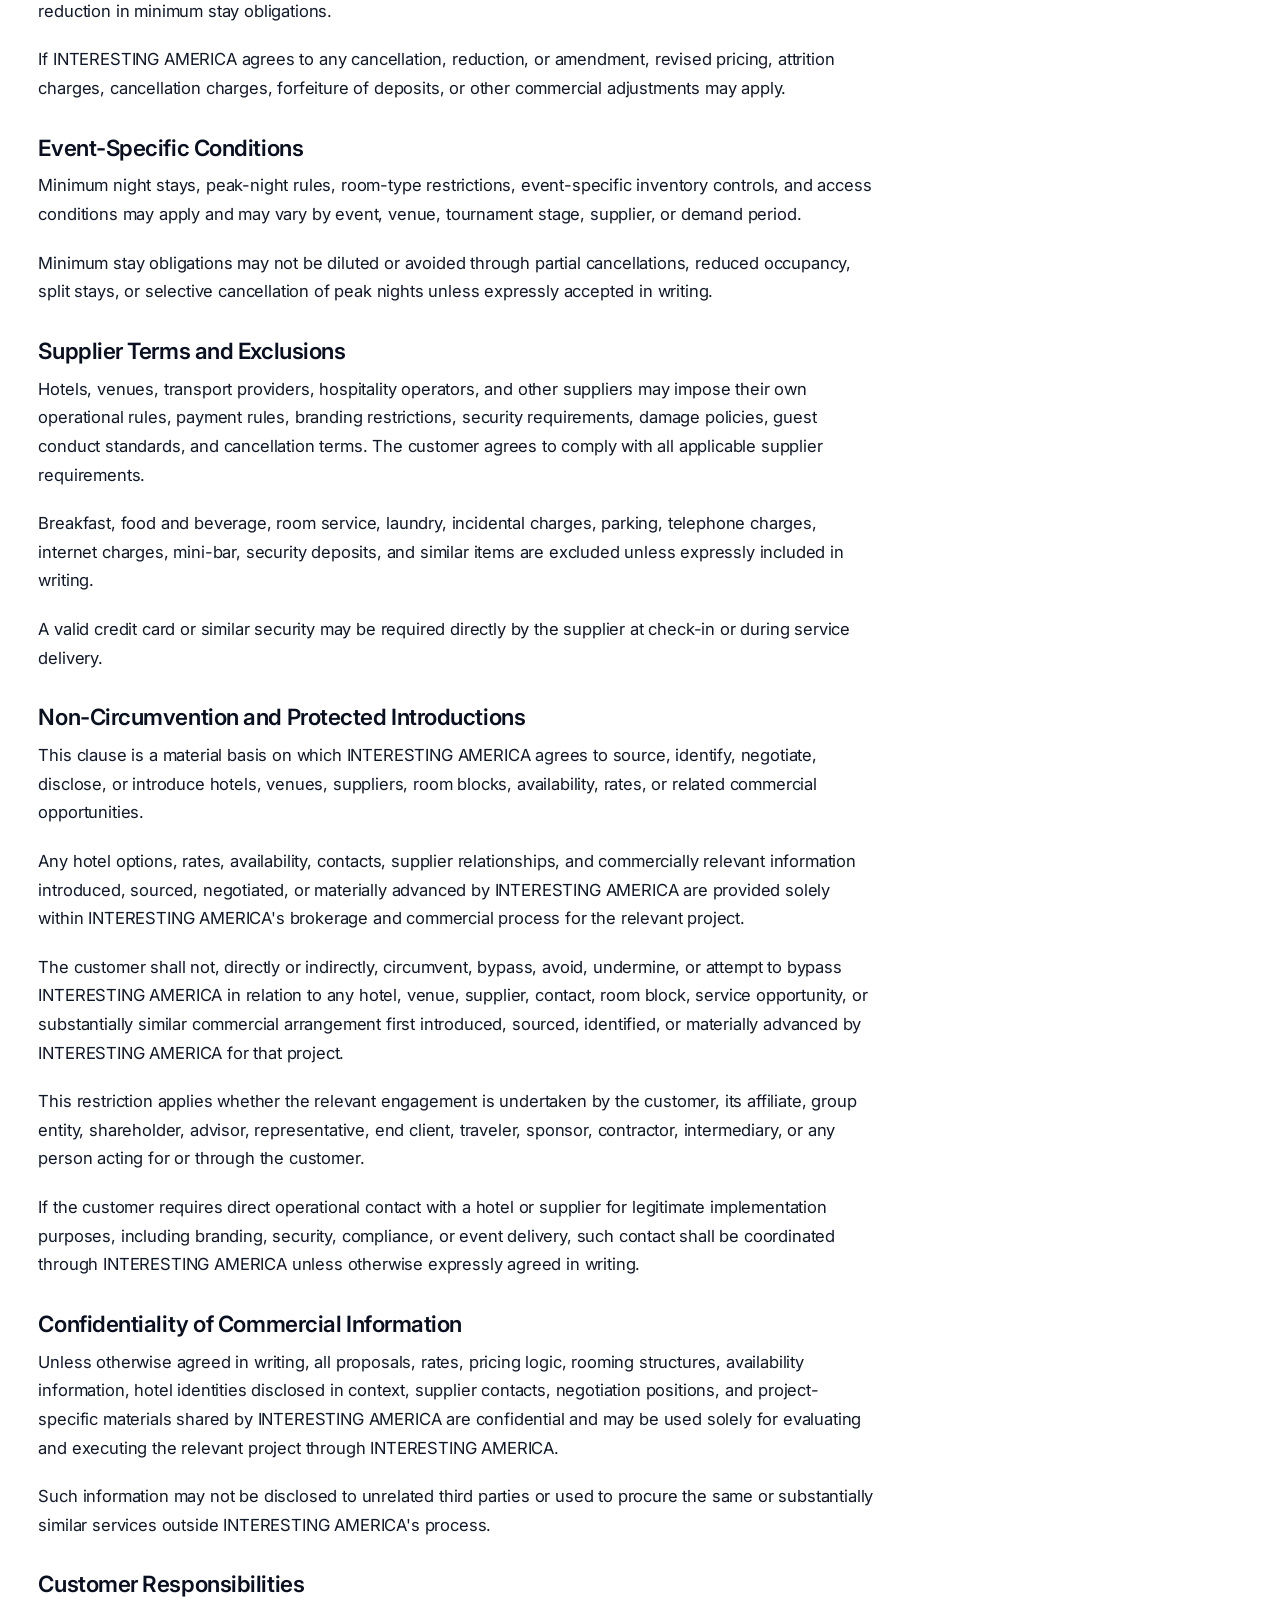
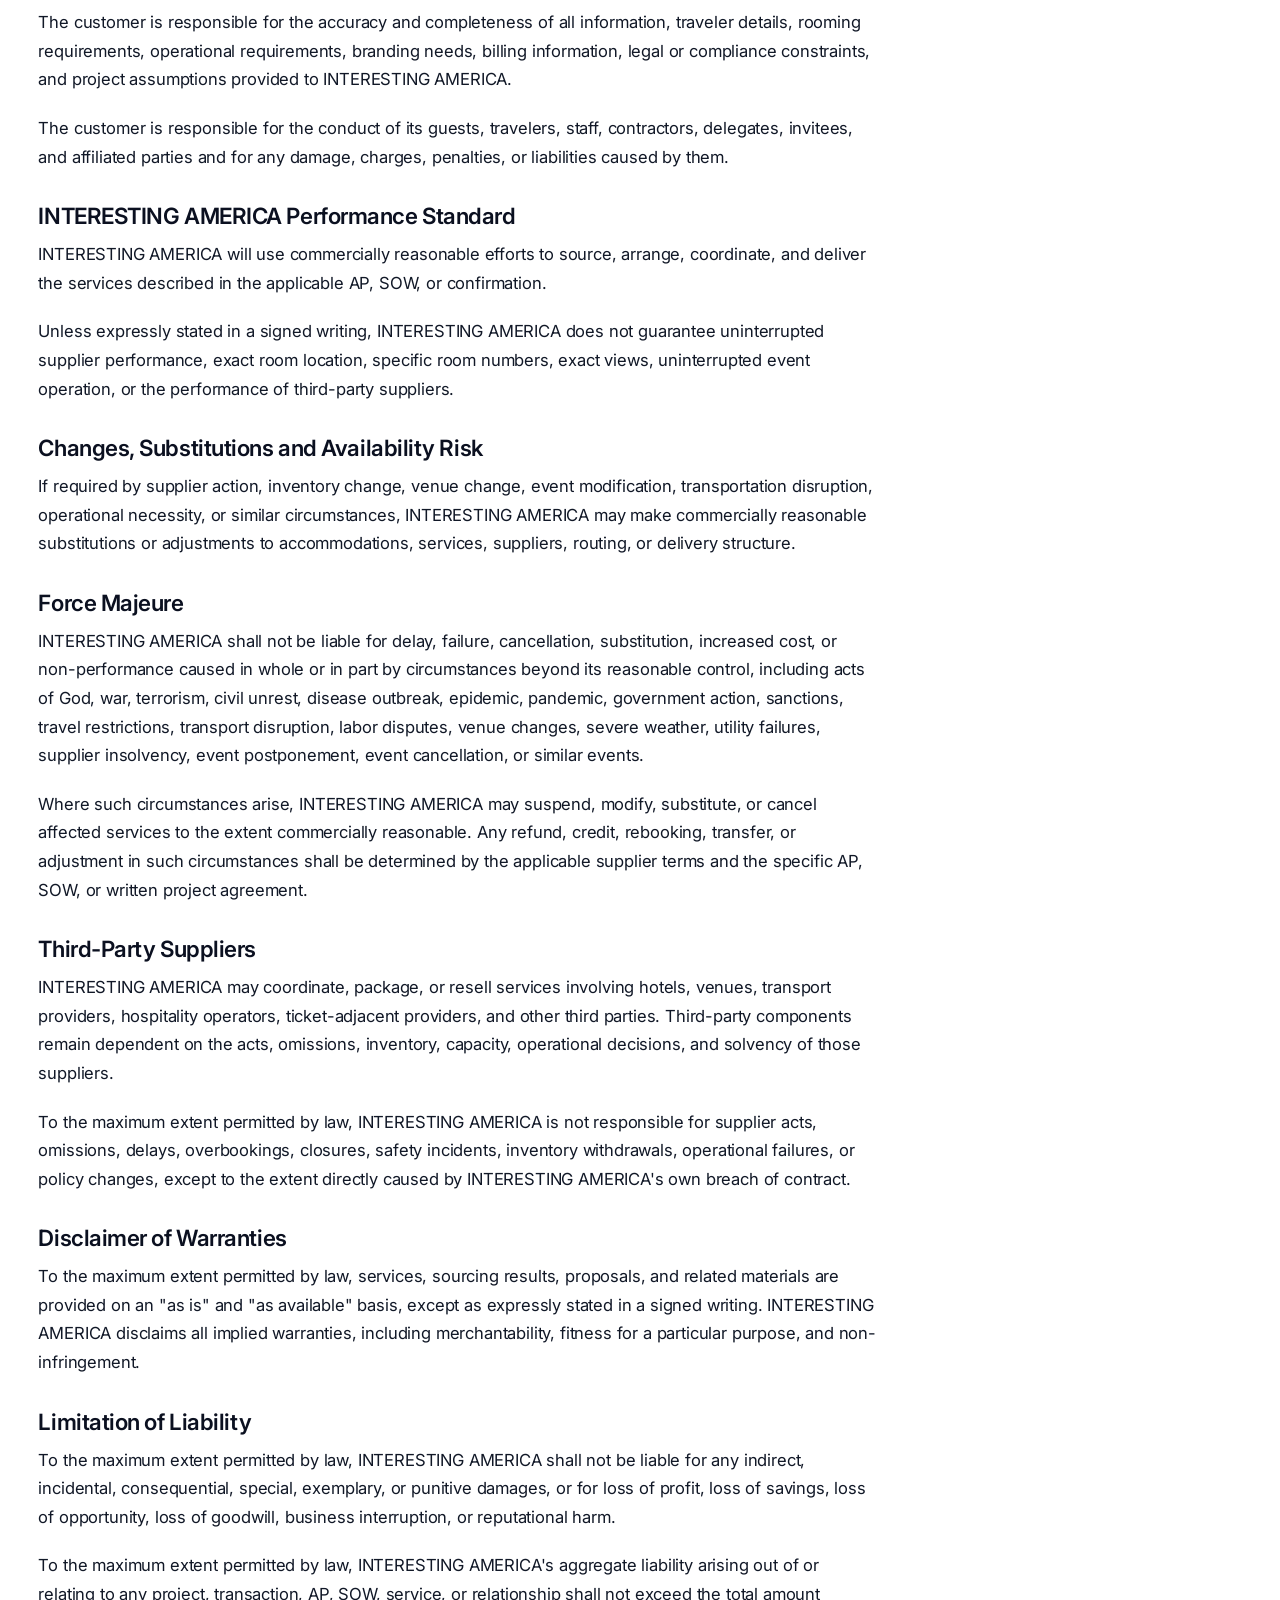
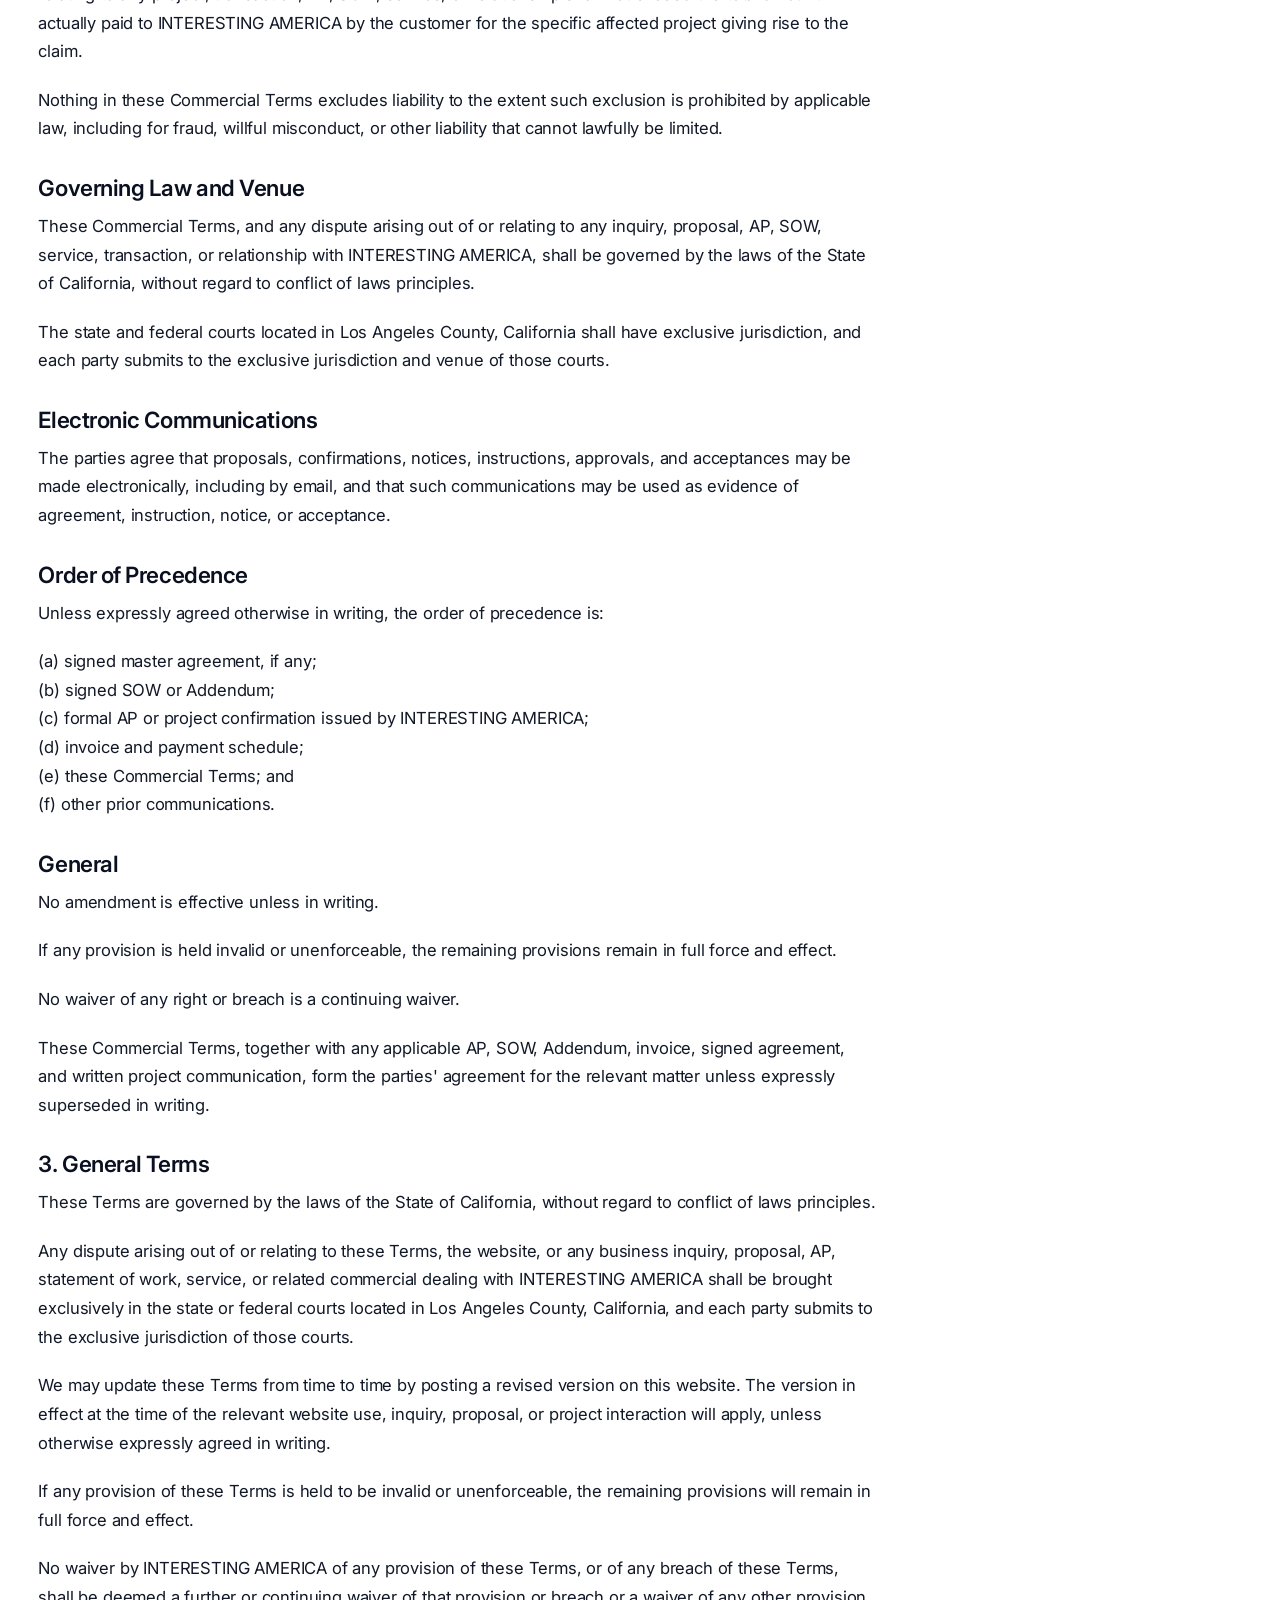
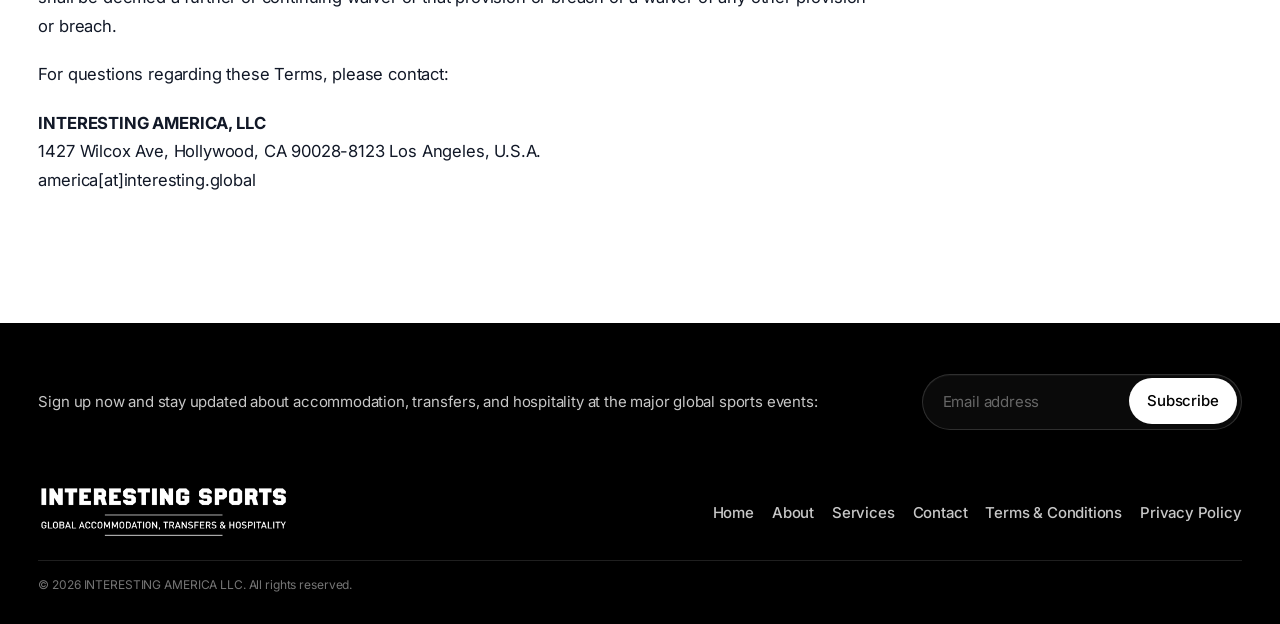
<file: t-c/index.html>
<!DOCTYPE html>
<html lang="en">
<head>
  <meta charset="UTF-8">
  <meta name="viewport" content="width=device-width, initial-scale=1.0">
  <title>Terms &amp; Conditions | INTERESTING AMERICA</title>
  <meta name="description" content="Terms &amp; Conditions">
  <link rel="icon" type="image/png" sizes="512x512" href="/images/uploads/favicon-512.png">
  <link rel="shortcut icon" href="/images/uploads/favicon-512.png">
  <link rel="apple-touch-icon" href="/images/uploads/favicon-512.png">
  
  <link rel="stylesheet" href="/css/main.css?v=20260522-01">
  <link rel="preload" as="image" href="/images/uploads/hero-atl-marriott-marquis.jpg">
  <link rel="preload" as="image" href="/images/uploads/hero-st-regis-san-francisco.jpg">
  <link rel="preload" as="image" href="/images/uploads/hero-los-angeles-ca.jpg">
  <link rel="preload" as="image" href="/images/uploads/hero-dallas-tx.jpg">
  <link rel="preload" as="image" href="/images/uploads/hero-santa-monica-ca.jpg">
  <link rel="preconnect" href="https://fonts.googleapis.com">
  <link rel="preconnect" href="https://fonts.gstatic.com" crossorigin>
  <link href="https://fonts.googleapis.com/css2?family=Inter:wght@300;400;500;600;700;800&display=swap" rel="stylesheet">
</head>
<body class="subpage-home page-terms">

  <header class="site-header">
  <div class="container">
    <a href="/" class="logo" aria-label="INTERESTING AMERICA - Back to Home">
      <img src="/images/uploads/interesting-sports-black-.png" alt="INTERESTING AMERICA" class="logo__img">
    </a>

    <nav class="site-nav" aria-label="Main navigation">
      <ul class="nav-list nav-island"><li class="nav-item">
            <a href="/about/" class="nav-link">About</a>
          </li><li class="nav-item">
            <a href="/services/" class="nav-link">Services</a>
          </li><li class="nav-item">
            <a href="/contact/" class="nav-link">Contact</a>
          </li></ul>
    </nav>

    <button class="mobile-menu-trigger" type="button" aria-expanded="false" aria-controls="mobile-menu-panel">
      <span class="mobile-menu-trigger__label">Menu</span>
    </button>

    <div class="mobile-menu-panel" id="mobile-menu-panel" hidden>
      <ul class="mobile-menu-list"><li class="mobile-menu-item">
            <a href="/about/" class="mobile-menu-link">About</a>
          </li><li class="mobile-menu-item">
            <a href="/services/" class="mobile-menu-link">Services</a>
          </li><li class="mobile-menu-item">
            <a href="/contact/" class="mobile-menu-link">Contact</a>
          </li></ul>
    </div>
  </div>
</header>
  
  <main id="main">
    
<section class="hero section hero--photo hero--subpage"
  style="--hero-overlay-opacity: 1"
  data-image1="/images/uploads/hero-dallas-tx.jpg"
  data-caption1="Dallas, TX · 2026 Soccer World Cup Host City"
  data-image2="/images/uploads/hero-maracana-2014.jpg"
  data-caption2="Maracana Stadium, Rio de Janeiro, Brazil · Reference Venue Context"
  data-image3="/images/uploads/hero-santa-monica-ca.jpg"
  data-caption3="Santa Monica, CA · Illustrative destination imagery"
  data-image4="/images/uploads/hero-paris-stadium.jpg"
  data-caption4="Stade de France, Paris, France · Summer Olympics 2024"
  data-image5="/images/uploads/hero-southafrica.jpeg"
  data-caption5="Soccer City Stadium, Johannesburg, South Africa · World Cup 2010">
  <div class="hero-bg-track" aria-hidden="true">
    <div class="hero-bg hero-bg--active" style="background-image:url('/images/uploads/hero-dallas-tx.jpg')"></div>
    <div class="hero-bg hero-bg--next" style="background-image:url('/images/uploads/hero-maracana-2014.jpg')"></div>
    <div class="hero-bg hero-bg--css hero-bg--1" style="background-image:url('/images/uploads/hero-dallas-tx.jpg')"></div>
    <div class="hero-bg hero-bg--css hero-bg--2" style="background-image:url('/images/uploads/hero-maracana-2014.jpg')"></div>
    <div class="hero-bg hero-bg--css hero-bg--3" style="background-image:url('/images/uploads/hero-santa-monica-ca.jpg')"></div>
    <div class="hero-bg hero-bg--css hero-bg--4" style="background-image:url('/images/uploads/hero-paris-stadium.jpg')"></div>
    <div class="hero-bg hero-bg--css hero-bg--5" style="background-image:url('/images/uploads/hero-southafrica.jpeg')"></div>
    <div class="hero-bg-overlay"></div>
  </div>

  <div class="wrap-wide fade in">
    <div class="hero-copy-block hero-copy-block--subpage">
      
      <h1 class="hero-page-title">INTERESTING AMERICA<br>Terms of Use and<br><span class="hero-mobile-hide">Standard </span>Commercial Terms</h1>
      
      
        <a class="hero-link-cta hero-link-cta--static is-visible" href="/contact/">
          <span class="hero-link-cta__text">Contact Us</span>
          <span class="hero-link-cta__icon" aria-hidden="true">
            <svg viewBox="0 0 19 19" role="presentation" focusable="false">
              <path d="M14.458 10.687 L0 10.688 L0 8.313 L14.458 8.313 L7.808 1.663 L9.5 0 L19 9.5 L9.5 19 L7.808 17.337 Z" fill="currentColor"></path>
            </svg>
          </span>
        </a>
      
    </div>
  </div>

  
    <p class="hero-photo-caption" id="hero-photo-caption">Dallas, TX · 2026 Soccer World Cup Host City</p>
  

  
    <div class="hero-slider-ui" aria-label="Header image controls">
      <button class="hero-slider-btn" type="button" data-hero-prev aria-label="Previous image">‹</button>
      <button class="hero-slider-btn" type="button" data-hero-next aria-label="Next image">›</button>
    </div>
  
</section>


<section class="story-section legal-text-section" id="terms-content">
  <div class="wrap-wide">
    <div class="legal-text-block fade">
      <div class="legal-text-flow">
  <p><strong>Effective Date: May 12, 2026</strong></p>
  <p>These Terms &amp; Conditions ("Terms") govern your access to and use of the INTERESTING AMERICA website and also set out the general terms that apply to business inquiries, proposals, sourcing activities, Accommodation Proposals ("APs"), statements of work, confirmations, invoices, and related services provided by INTERESTING AMERICA, LLC ("INTERESTING AMERICA," "we," "us," or "our").</p>
  <p>This website and our services are intended exclusively for business and professional use. No consumer bookings are offered through this website, and no booking or purchase is completed directly through the website itself.</p>
  <p>By accessing or using this website, or by engaging with us in connection with a business inquiry, proposal, or project, you acknowledge that these Terms apply, subject to any separate signed agreement, signed addendum, or project-specific written confirmation that expressly supersedes them in whole or in part.</p>

  <h3>1. Website Use</h3>
  <p>You may use this website only for lawful business purposes and in accordance with these Terms.</p>
  <p>You may not misuse the website, attempt unauthorized access, interfere with its operation, or use the website in any way that could damage, disable, overburden, or impair it.</p>
  <p>You may not scrape, crawl, copy, harvest, monitor, index, extract, reproduce, republish, distribute, or use any website content, business information, sourcing structures, proposal formats, hotel-related information, or other materials made available through the website for competitive purposes or for any unauthorized commercial purpose without our prior written consent.</p>
  <p>All content on this website is provided for general informational purposes only. References to destinations, accommodations, hospitality services, event-related services, room availability, or pricing do not constitute a binding offer, guaranteed availability, or final quotation and may be changed or withdrawn at any time without notice.</p>
  <p>No business relationship, reservation, room hold, or contractual commitment arises solely from your use of this website, submission of an inquiry, or review of preliminary information made available through the website.</p>

  <h3>2. Commercial Terms</h3>
  <h3>Inquiry Stage and Indicative Information</h3>
  <p>At the inquiry, sourcing, and preliminary proposal stage, any hotel options, rates, availability, room types, inventory references, contacts, or related information shared by INTERESTING AMERICA are indicative only, non-binding, and subject to change unless expressly confirmed in writing.</p>
  <p>Unless expressly stated otherwise in writing, no rooms, services, or inventory are held or blocked on the customer's behalf at this stage.</p>
  <p>Quoted rates and availability may change without prior notice and may vary depending on room count, room mix, occupancy, length of stay, arrival/departure pattern, minimum stay rules, timing of inquiry, market conditions, supplier requirements, taxes, fees, and currency factors.</p>

  <h3>Formal Proposal and Contract Formation</h3>
  <p>A binding commitment arises only when INTERESTING AMERICA issues a formal written proposal, AP, confirmation, invoice, or other written acceptance and the customer accepts it in the manner requested by INTERESTING AMERICA.</p>
  <p>INTERESTING AMERICA may specify that acceptance occurs by written confirmation, signature, deposit payment, invoice payment, or written instruction to proceed. Until such acceptance occurs, all prior discussions and sourcing remain non-binding.</p>

  <h3>Prices, Currency, Taxes and Charges</h3>
  <p>Unless otherwise stated, all prices are quoted in United States Dollars (USD).</p>
  <p>Quoted prices include only those items expressly stated in the applicable AP, SOW, confirmation, or invoice. Taxes, city taxes, VAT, destination fees, resort fees, service charges, gratuities, venue charges, transportation surcharges, security deposits, and similar items are included only if expressly stated.</p>
  <p>Any increase in taxes, government-imposed charges, or supplier-imposed fees may be passed through to the customer.</p>
  <p>Any bank fees, wire costs, intermediary deductions, currency exchange costs, or similar transaction charges are the responsibility of the customer unless expressly agreed otherwise in writing.</p>

  <h3>Payment Terms</h3>
  <p>Payment schedules, deposits, and due dates will be stated in the applicable AP, SOW, invoice, or confirmation.</p>
  <p>Unless otherwise expressly stated in writing, all payments are non-refundable.</p>
  <p>Late payment may result in release of inventory, repricing, suspension of performance, cancellation, refusal to proceed, or loss of availability, without liability to INTERESTING AMERICA for any resulting change in rate, availability, or supplier position.</p>
  <p>INTERESTING AMERICA may require cleared funds before confirming, maintaining, or delivering any services.</p>

  <h3>Cancellations, Reductions, Attrition and Changes</h3>
  <p>Any cancellation, reduction, amendment, rooming list change, name change, shortened stay, or other material modification request must be made in writing and remains subject to acceptance by INTERESTING AMERICA and any applicable supplier terms.</p>
  <p>Unless expressly agreed otherwise in writing, reductions in room counts, shortened stays, partial cancellations, attrition, or unused services do not entitle the customer to any refund, credit, release, or reduction in minimum stay obligations.</p>
  <p>If INTERESTING AMERICA agrees to any cancellation, reduction, or amendment, revised pricing, attrition charges, cancellation charges, forfeiture of deposits, or other commercial adjustments may apply.</p>

  <h3>Event-Specific Conditions</h3>
  <p>Minimum night stays, peak-night rules, room-type restrictions, event-specific inventory controls, and access conditions may apply and may vary by event, venue, tournament stage, supplier, or demand period.</p>
  <p>Minimum stay obligations may not be diluted or avoided through partial cancellations, reduced occupancy, split stays, or selective cancellation of peak nights unless expressly accepted in writing.</p>

  <h3>Supplier Terms and Exclusions</h3>
  <p>Hotels, venues, transport providers, hospitality operators, and other suppliers may impose their own operational rules, payment rules, branding restrictions, security requirements, damage policies, guest conduct standards, and cancellation terms. The customer agrees to comply with all applicable supplier requirements.</p>
  <p>Breakfast, food and beverage, room service, laundry, incidental charges, parking, telephone charges, internet charges, mini-bar, security deposits, and similar items are excluded unless expressly included in writing.</p>
  <p>A valid credit card or similar security may be required directly by the supplier at check-in or during service delivery.</p>

  <h3>Non-Circumvention and Protected Introductions</h3>
  <p>This clause is a material basis on which INTERESTING AMERICA agrees to source, identify, negotiate, disclose, or introduce hotels, venues, suppliers, room blocks, availability, rates, or related commercial opportunities.</p>
  <p>Any hotel options, rates, availability, contacts, supplier relationships, and commercially relevant information introduced, sourced, negotiated, or materially advanced by INTERESTING AMERICA are provided solely within INTERESTING AMERICA's brokerage and commercial process for the relevant project.</p>
  <p>The customer shall not, directly or indirectly, circumvent, bypass, avoid, undermine, or attempt to bypass INTERESTING AMERICA in relation to any hotel, venue, supplier, contact, room block, service opportunity, or substantially similar commercial arrangement first introduced, sourced, identified, or materially advanced by INTERESTING AMERICA for that project.</p>
  <p>This restriction applies whether the relevant engagement is undertaken by the customer, its affiliate, group entity, shareholder, advisor, representative, end client, traveler, sponsor, contractor, intermediary, or any person acting for or through the customer.</p>
  <p>If the customer requires direct operational contact with a hotel or supplier for legitimate implementation purposes, including branding, security, compliance, or event delivery, such contact shall be coordinated through INTERESTING AMERICA unless otherwise expressly agreed in writing.</p>

  <h3>Confidentiality of Commercial Information</h3>
  <p>Unless otherwise agreed in writing, all proposals, rates, pricing logic, rooming structures, availability information, hotel identities disclosed in context, supplier contacts, negotiation positions, and project-specific materials shared by INTERESTING AMERICA are confidential and may be used solely for evaluating and executing the relevant project through INTERESTING AMERICA.</p>
  <p>Such information may not be disclosed to unrelated third parties or used to procure the same or substantially similar services outside INTERESTING AMERICA's process.</p>

  <h3>Customer Responsibilities</h3>
  <p>The customer is responsible for the accuracy and completeness of all information, traveler details, rooming requirements, operational requirements, branding needs, billing information, legal or compliance constraints, and project assumptions provided to INTERESTING AMERICA.</p>
  <p>The customer is responsible for the conduct of its guests, travelers, staff, contractors, delegates, invitees, and affiliated parties and for any damage, charges, penalties, or liabilities caused by them.</p>

  <h3>INTERESTING AMERICA Performance Standard</h3>
  <p>INTERESTING AMERICA will use commercially reasonable efforts to source, arrange, coordinate, and deliver the services described in the applicable AP, SOW, or confirmation.</p>
  <p>Unless expressly stated in a signed writing, INTERESTING AMERICA does not guarantee uninterrupted supplier performance, exact room location, specific room numbers, exact views, uninterrupted event operation, or the performance of third-party suppliers.</p>

  <h3>Changes, Substitutions and Availability Risk</h3>
  <p>If required by supplier action, inventory change, venue change, event modification, transportation disruption, operational necessity, or similar circumstances, INTERESTING AMERICA may make commercially reasonable substitutions or adjustments to accommodations, services, suppliers, routing, or delivery structure.</p>

  <h3>Force Majeure</h3>
  <p>INTERESTING AMERICA shall not be liable for delay, failure, cancellation, substitution, increased cost, or non-performance caused in whole or in part by circumstances beyond its reasonable control, including acts of God, war, terrorism, civil unrest, disease outbreak, epidemic, pandemic, government action, sanctions, travel restrictions, transport disruption, labor disputes, venue changes, severe weather, utility failures, supplier insolvency, event postponement, event cancellation, or similar events.</p>
  <p>Where such circumstances arise, INTERESTING AMERICA may suspend, modify, substitute, or cancel affected services to the extent commercially reasonable. Any refund, credit, rebooking, transfer, or adjustment in such circumstances shall be determined by the applicable supplier terms and the specific AP, SOW, or written project agreement.</p>

  <h3>Third-Party Suppliers</h3>
  <p>INTERESTING AMERICA may coordinate, package, or resell services involving hotels, venues, transport providers, hospitality operators, ticket-adjacent providers, and other third parties. Third-party components remain dependent on the acts, omissions, inventory, capacity, operational decisions, and solvency of those suppliers.</p>
  <p>To the maximum extent permitted by law, INTERESTING AMERICA is not responsible for supplier acts, omissions, delays, overbookings, closures, safety incidents, inventory withdrawals, operational failures, or policy changes, except to the extent directly caused by INTERESTING AMERICA's own breach of contract.</p>

  <h3>Disclaimer of Warranties</h3>
  <p>To the maximum extent permitted by law, services, sourcing results, proposals, and related materials are provided on an "as is" and "as available" basis, except as expressly stated in a signed writing. INTERESTING AMERICA disclaims all implied warranties, including merchantability, fitness for a particular purpose, and non-infringement.</p>

  <h3>Limitation of Liability</h3>
  <p>To the maximum extent permitted by law, INTERESTING AMERICA shall not be liable for any indirect, incidental, consequential, special, exemplary, or punitive damages, or for loss of profit, loss of savings, loss of opportunity, loss of goodwill, business interruption, or reputational harm.</p>
  <p>To the maximum extent permitted by law, INTERESTING AMERICA's aggregate liability arising out of or relating to any project, transaction, AP, SOW, service, or relationship shall not exceed the total amount actually paid to INTERESTING AMERICA by the customer for the specific affected project giving rise to the claim.</p>
  <p>Nothing in these Commercial Terms excludes liability to the extent such exclusion is prohibited by applicable law, including for fraud, willful misconduct, or other liability that cannot lawfully be limited.</p>

  <h3>Governing Law and Venue</h3>
  <p>These Commercial Terms, and any dispute arising out of or relating to any inquiry, proposal, AP, SOW, service, transaction, or relationship with INTERESTING AMERICA, shall be governed by the laws of the State of California, without regard to conflict of laws principles.</p>
  <p>The state and federal courts located in Los Angeles County, California shall have exclusive jurisdiction, and each party submits to the exclusive jurisdiction and venue of those courts.</p>

  <h3>Electronic Communications</h3>
  <p>The parties agree that proposals, confirmations, notices, instructions, approvals, and acceptances may be made electronically, including by email, and that such communications may be used as evidence of agreement, instruction, notice, or acceptance.</p>

  <h3>Order of Precedence</h3>
  <p>Unless expressly agreed otherwise in writing, the order of precedence is:</p>
  <p>(a) signed master agreement, if any;<br>(b) signed SOW or Addendum;<br>(c) formal AP or project confirmation issued by INTERESTING AMERICA;<br>(d) invoice and payment schedule;<br>(e) these Commercial Terms; and<br>(f) other prior communications.</p>

  <h3>General</h3>
  <p>No amendment is effective unless in writing.</p>
  <p>If any provision is held invalid or unenforceable, the remaining provisions remain in full force and effect.</p>
  <p>No waiver of any right or breach is a continuing waiver.</p>
  <p>These Commercial Terms, together with any applicable AP, SOW, Addendum, invoice, signed agreement, and written project communication, form the parties' agreement for the relevant matter unless expressly superseded in writing.</p>

  <h3>3. General Terms</h3>
  <p>These Terms are governed by the laws of the State of California, without regard to conflict of laws principles.</p>
  <p>Any dispute arising out of or relating to these Terms, the website, or any business inquiry, proposal, AP, statement of work, service, or related commercial dealing with INTERESTING AMERICA shall be brought exclusively in the state or federal courts located in Los Angeles County, California, and each party submits to the exclusive jurisdiction of those courts.</p>
  <p>We may update these Terms from time to time by posting a revised version on this website. The version in effect at the time of the relevant website use, inquiry, proposal, or project interaction will apply, unless otherwise expressly agreed in writing.</p>
  <p>If any provision of these Terms is held to be invalid or unenforceable, the remaining provisions will remain in full force and effect.</p>
  <p>No waiver by INTERESTING AMERICA of any provision of these Terms, or of any breach of these Terms, shall be deemed a further or continuing waiver of that provision or breach or a waiver of any other provision or breach.</p>
  <p>For questions regarding these Terms, please contact:</p>
  <p><strong>INTERESTING AMERICA, LLC</strong><br>1427 Wilcox Ave, Hollywood, CA 90028-8123 Los Angeles, U.S.A.<br>america[at]interesting.global</p>
</div>

    </div>
  </div>
</section>

  </main>
  
  
    <footer class="site-footer">
  <div class="container footer-shell">
    <div class="footer-content">
      <div class="footer-signup-row">
        <p class="footer-copy">Sign up now and stay updated about accommodation, transfers, and hospitality at the major global sports events:</p>

        <form class="footer-newsletter" data-newsletter-form method="POST" action="https://ia-cms-oauth.davidmauricekoelle.workers.dev/newsletter-subscribe" aria-label="Newsletter subscription form">
          <input type="hidden" name="success_path" value="/thank-you/">
          <p class="form-honeypot" aria-hidden="true"><label>Do not fill this out: <input name="company_website"></label></p>
          <label class="footer-newsletter__field" for="footer-newsletter-email">
            <span class="sr-only">Email address</span>
            <input id="footer-newsletter-email" type="email" name="email" autocomplete="email" placeholder="Email address" required>
          </label>
          <button class="footer-newsletter__button" type="submit">Subscribe</button>
        </form>
      </div>
    </div>

    <div class="footer-bottom">
      <div class="footer-bottom__main">
        <div class="footer-brand">
          <img src="/images/uploads/interesting-sports-black-.png" alt="INTERESTING AMERICA" class="footer-logo__img">
        </div>

        <nav class="footer-nav" aria-label="Footer navigation">
          <ul>
            <li><a href="/">Home</a></li><li><a href="/about/">About</a></li><li><a href="/services/">Services</a></li><li><a href="/contact/">Contact</a></li><li><a href="/t-c/">Terms &amp; Conditions</a></li>
            <li><a href="/privacy-policy/">Privacy Policy</a></li>
          </ul>
        </nav>
      </div>

      <div class="footer-legal">
        <p>© 2026 INTERESTING AMERICA LLC. All rights reserved.</p>
      </div>
    </div>
  </div>
</footer>

  

  <script src="/js/main.js?v=20260522-01" defer></script>
</body>
</html>
</file>
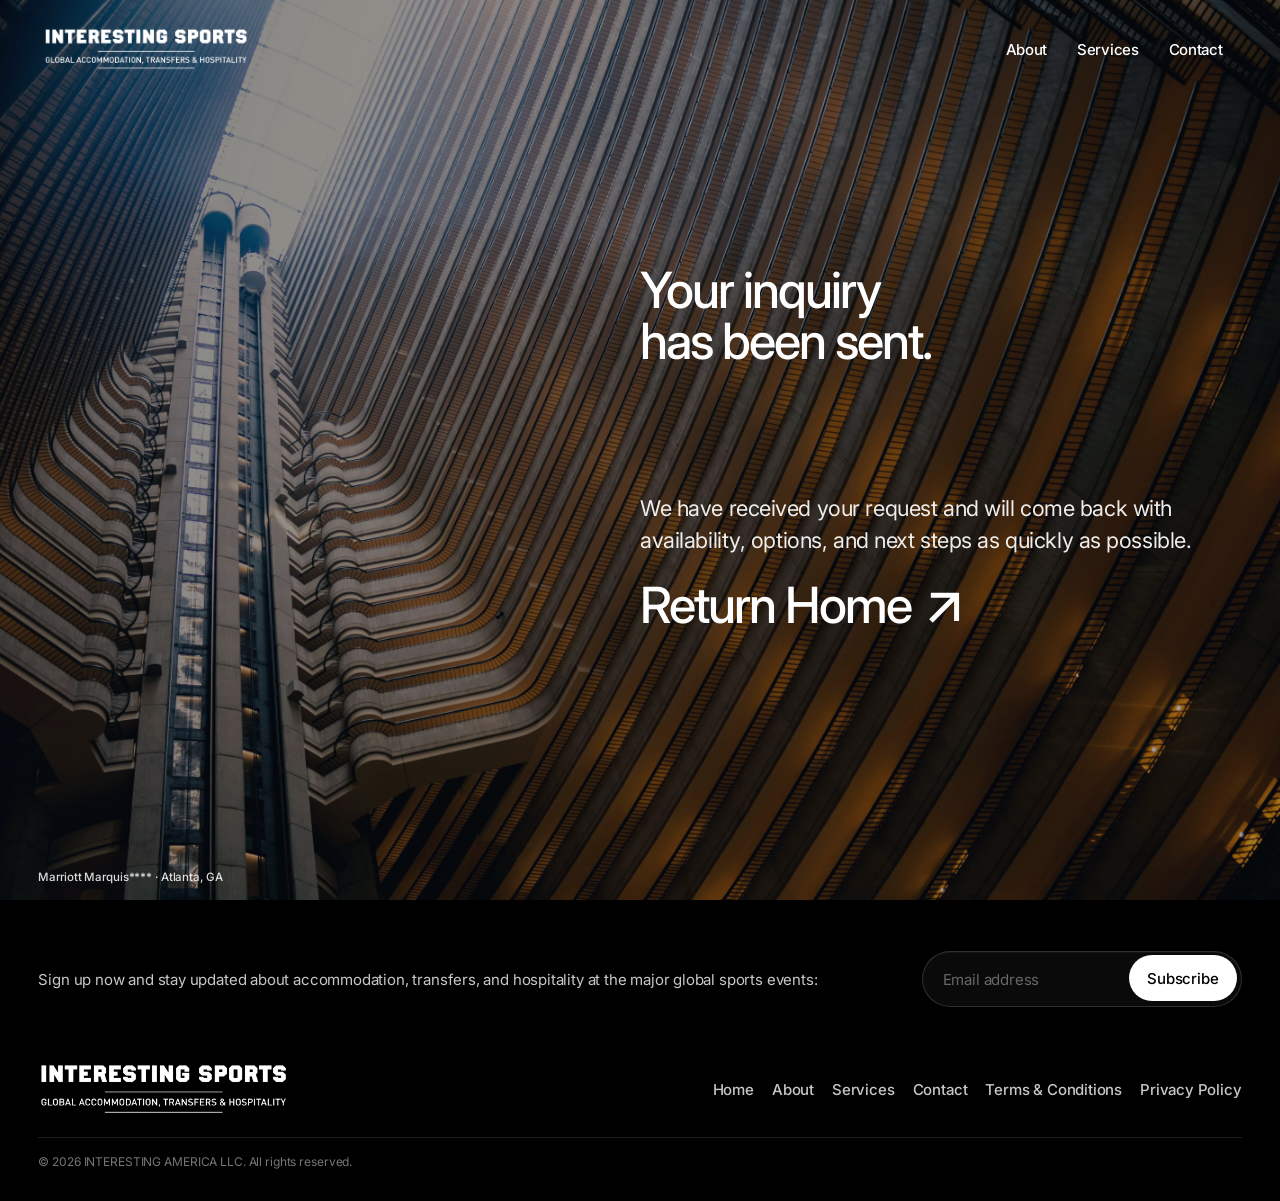
<file: thank-you/index.html>
<!DOCTYPE html>
<html lang="en">
<head>
  <meta charset="UTF-8">
  <meta name="viewport" content="width=device-width, initial-scale=1.0">
  <title>Thank You | INTERESTING AMERICA</title>
  <meta name="description" content="Thank-you page for INTERESTING AMERICA inquiries">
  <link rel="icon" type="image/png" sizes="512x512" href="/images/uploads/favicon-512.png">
  <link rel="shortcut icon" href="/images/uploads/favicon-512.png">
  <link rel="apple-touch-icon" href="/images/uploads/favicon-512.png">
  
  <link rel="stylesheet" href="/css/main.css?v=20260522-01">
  <link rel="preload" as="image" href="/images/uploads/hero-atl-marriott-marquis.jpg">
  <link rel="preload" as="image" href="/images/uploads/hero-st-regis-san-francisco.jpg">
  <link rel="preload" as="image" href="/images/uploads/hero-los-angeles-ca.jpg">
  <link rel="preload" as="image" href="/images/uploads/hero-dallas-tx.jpg">
  <link rel="preload" as="image" href="/images/uploads/hero-santa-monica-ca.jpg">
  <link rel="preconnect" href="https://fonts.googleapis.com">
  <link rel="preconnect" href="https://fonts.gstatic.com" crossorigin>
  <link href="https://fonts.googleapis.com/css2?family=Inter:wght@300;400;500;600;700;800&display=swap" rel="stylesheet">
</head>
<body class="subpage-home page-thank-you">

  <header class="site-header">
  <div class="container">
    <a href="/" class="logo" aria-label="INTERESTING AMERICA - Back to Home">
      <img src="/images/uploads/interesting-sports-black-.png" alt="INTERESTING AMERICA" class="logo__img">
    </a>

    <nav class="site-nav" aria-label="Main navigation">
      <ul class="nav-list nav-island"><li class="nav-item">
            <a href="/about/" class="nav-link">About</a>
          </li><li class="nav-item">
            <a href="/services/" class="nav-link">Services</a>
          </li><li class="nav-item">
            <a href="/contact/" class="nav-link">Contact</a>
          </li></ul>
    </nav>

    <button class="mobile-menu-trigger" type="button" aria-expanded="false" aria-controls="mobile-menu-panel">
      <span class="mobile-menu-trigger__label">Menu</span>
    </button>

    <div class="mobile-menu-panel" id="mobile-menu-panel" hidden>
      <ul class="mobile-menu-list"><li class="mobile-menu-item">
            <a href="/about/" class="mobile-menu-link">About</a>
          </li><li class="mobile-menu-item">
            <a href="/services/" class="mobile-menu-link">Services</a>
          </li><li class="mobile-menu-item">
            <a href="/contact/" class="mobile-menu-link">Contact</a>
          </li></ul>
    </div>
  </div>
</header>
  
  <main id="main">
    
<section class="hero section hero--photo hero--subpage"
  style="--hero-overlay-opacity: 1"
  data-image1="/images/uploads/hero-atl-marriott-marquis.jpg"
  data-caption1="Marriott Marquis**** · Atlanta, GA"
  
  
  
  
  
  
  
  >
  <div class="hero-bg-track" aria-hidden="true">
    <div class="hero-bg hero-bg--active" style="background-image:url('/images/uploads/hero-atl-marriott-marquis.jpg')"></div>
    <div class="hero-bg hero-bg--next" style="background-image:url('/images/uploads/hero-atl-marriott-marquis.jpg')"></div>
    <div class="hero-bg hero-bg--css hero-bg--1" style="background-image:url('/images/uploads/hero-atl-marriott-marquis.jpg')"></div>
    
    
    
    
    <div class="hero-bg-overlay"></div>
  </div>

  <div class="wrap-wide fade in">
    <div class="hero-copy-block hero-copy-block--subpage">
      
      <h1 class="hero-page-title">Your inquiry<br>has been sent.</h1>
      
        <p class="hero-page-copy">We have received your request and will come back with availability, options, and next steps as quickly as possible.</p>
      
      
        <a class="hero-link-cta hero-link-cta--static is-visible" href="/">
          <span class="hero-link-cta__text">Return Home</span>
          <span class="hero-link-cta__icon" aria-hidden="true">
            <svg viewBox="0 0 19 19" role="presentation" focusable="false">
              <path d="M14.458 10.687 L0 10.688 L0 8.313 L14.458 8.313 L7.808 1.663 L9.5 0 L19 9.5 L9.5 19 L7.808 17.337 Z" fill="currentColor"></path>
            </svg>
          </span>
        </a>
      
    </div>
  </div>

  
    <p class="hero-photo-caption" id="hero-photo-caption">Marriott Marquis**** · Atlanta, GA</p>
  

  
</section>


  </main>
  
  
    <footer class="site-footer">
  <div class="container footer-shell">
    <div class="footer-content">
      <div class="footer-signup-row">
        <p class="footer-copy">Sign up now and stay updated about accommodation, transfers, and hospitality at the major global sports events:</p>

        <form class="footer-newsletter" data-newsletter-form method="POST" action="https://ia-cms-oauth.davidmauricekoelle.workers.dev/newsletter-subscribe" aria-label="Newsletter subscription form">
          <input type="hidden" name="success_path" value="/thank-you/">
          <p class="form-honeypot" aria-hidden="true"><label>Do not fill this out: <input name="company_website"></label></p>
          <label class="footer-newsletter__field" for="footer-newsletter-email">
            <span class="sr-only">Email address</span>
            <input id="footer-newsletter-email" type="email" name="email" autocomplete="email" placeholder="Email address" required>
          </label>
          <button class="footer-newsletter__button" type="submit">Subscribe</button>
        </form>
      </div>
    </div>

    <div class="footer-bottom">
      <div class="footer-bottom__main">
        <div class="footer-brand">
          <img src="/images/uploads/interesting-sports-black-.png" alt="INTERESTING AMERICA" class="footer-logo__img">
        </div>

        <nav class="footer-nav" aria-label="Footer navigation">
          <ul>
            <li><a href="/">Home</a></li><li><a href="/about/">About</a></li><li><a href="/services/">Services</a></li><li><a href="/contact/">Contact</a></li><li><a href="/t-c/">Terms &amp; Conditions</a></li>
            <li><a href="/privacy-policy/">Privacy Policy</a></li>
          </ul>
        </nav>
      </div>

      <div class="footer-legal">
        <p>© 2026 INTERESTING AMERICA LLC. All rights reserved.</p>
      </div>
    </div>
  </div>
</footer>

  

  <script src="/js/main.js?v=20260522-01" defer></script>
</body>
</html>
</file>
<file: css/main.css>
:root {
  --bg:#f5f7fa;
  --surface:#ffffff;
  --surface-2:#f0f3f7;
  --ink:#0b1020;
  --muted:#5f6878;
  --line:#dfe5ee;
  --brand:#0f172a;
  --brand-2:#1e293b;
  --ok:#0a7a4b;
  --radius:20px;
  --r-sm:12px;
  --shadow:0 24px 54px rgba(15,23,42,.11);
  --mono:'TeX Gyre Heros','Helvetica Neue',Helvetica,Arial,sans-serif;
  --sans:'Inter',-apple-system,BlinkMacSystemFont,'Segoe UI',sans-serif;
  --site-shell-max:1320px;
}
*{box-sizing:border-box}
html,body{margin:0;padding:0}
html{scroll-behavior:smooth}
body{font-family:var(--mono);background:#ffffff;color:var(--ink);line-height:1.5;-webkit-font-smoothing:antialiased}
a{text-decoration:none;color:inherit}
img{max-width:100%;display:block}
.sr-only{position:absolute;width:1px;height:1px;padding:0;margin:-1px;overflow:hidden;clip:rect(0,0,0,0);white-space:nowrap;border:0}

.container,.wrap,.wrap-wide{width:min(var(--site-shell-max),94vw);margin:0 auto}

.site-header{position:fixed;top:9px;left:0;right:0;z-index:100;background:transparent;border:0;isolation:isolate}
.site-header .container{height:80px;display:flex;justify-content:space-between;align-items:center}
.logo{font-family:var(--sans);font-weight:800;letter-spacing:.02em;font-size:15px;display:inline-flex;align-items:center;justify-content:center;height:56px;padding:4px 20px;margin-left:-16px;background:transparent;border:1px solid transparent;border-radius:999px;transition:background .28s ease,border-color .28s ease,box-shadow .28s ease,backdrop-filter .28s ease,transform .28s ease;position:relative;z-index:3}
.logo__img{height:46px;width:auto;display:block;filter:brightness(0) invert(1);transition:filter .28s ease}
.site-nav{display:flex;align-items:center;height:56px;position:relative;z-index:3}

.site-header.is-scrolled .logo{background:rgba(224,228,235,.62);border-color:rgba(255,255,255,.75);backdrop-filter:blur(14px) saturate(150%);-webkit-backdrop-filter:blur(14px) saturate(150%);box-shadow:0 10px 30px rgba(15,23,42,.12), inset 0 1px 0 rgba(255,255,255,.65)}
.site-header.is-scrolled .logo__img{filter:none}
.site-header.is-scrolled .nav-island{background:rgba(224,228,235,.62);border-color:rgba(255,255,255,.75);backdrop-filter:blur(14px) saturate(150%);-webkit-backdrop-filter:blur(14px) saturate(150%);box-shadow:0 12px 34px rgba(15,23,42,.16), inset 0 1px 0 rgba(255,255,255,.7);transform:translateY(0)}
.site-header.is-scrolled .nav-link{color:#101828}
.nav-list{display:flex;gap:2px;list-style:none;margin:0;padding:0;align-items:center}
.nav-island{display:inline-flex;align-items:center;height:56px;padding:3px 4px;border-radius:999px;background:transparent;border:1px solid transparent;backdrop-filter:none;-webkit-backdrop-filter:none;box-shadow:none;transition:background .28s ease,border-color .28s ease,box-shadow .28s ease,backdrop-filter .28s ease}
.nav-link{display:inline-flex;align-items:center;justify-content:center;height:46px;padding:0 14px;border-radius:999px;font-family:var(--sans);font-size:15px;font-weight:500;letter-spacing:-.02em;text-transform:none;color:#fff;position:relative;transition:background .22s ease,color .22s ease,transform .22s ease;line-height:1}
.nav-link:after{display:none}
.nav-item:hover .nav-link,.nav-item--active .nav-link{background:rgba(255,255,255,.72);color:#0b1020;box-shadow:0 2px 8px rgba(15,23,42,.1)}
.site-header:not(.is-scrolled) .nav-item:hover .nav-link,.site-header:not(.is-scrolled) .nav-item--active .nav-link{background:rgba(255,255,255,.18);color:#fff;box-shadow:none}
.nav-item:hover .nav-link{transform:none}

.page-contact .logo__img{filter:none}
.page-contact .nav-link{color:#101828}
.page-contact .site-header:not(.is-scrolled) .nav-item:hover .nav-link,
.page-contact .site-header:not(.is-scrolled) .nav-item--active .nav-link{background:rgba(15,23,42,.08);color:#101828;box-shadow:none}

.section{padding:clamp(72px,9vw,126px) 0;border-bottom:1px solid var(--line)}
.hero.section{border-bottom:none}
.hero{height:100svh;min-height:100svh;display:grid;align-items:center;position:relative;overflow:hidden;padding-top:0}
.hero:before{content:"";position:absolute;inset:-20% -20% auto auto;width:540px;height:540px;border-radius:50%;background:radial-gradient(circle,#dbe7ff 0%,rgba(219,231,255,0) 70%);pointer-events:none}
.hero:after{content:"";position:absolute;left:-140px;bottom:-200px;width:540px;height:540px;border-radius:50%;background:none;pointer-events:none}
.hero-layout{display:grid;grid-template-columns:1.05fr .95fr;gap:34px;align-items:center}
.hero-copy-block{position:relative;z-index:4;grid-column:2;justify-self:start;width:min(560px,92%)}
.hero-copy-block--home{--home-hero-gap:clamp(18px,1.8vw,24px);display:grid;justify-items:start;align-content:start;grid-auto-rows:max-content;row-gap:var(--home-hero-gap)}
.hero-media{position:relative;z-index:1}
.hero--photo:before,.hero--photo:after{display:none}
.hero--photo .wrap-wide{display:grid;grid-template-columns:1fr 1fr;align-items:center;min-height:100svh;position:relative;z-index:2}
.hero--photo h1{color:#fff}
.hero-bg-track{position:absolute;inset:0;overflow:hidden;z-index:0}
.hero-bg{position:absolute;inset:0;background-color:#0a0f1b;background-size:cover;background-position:center 38%;background-repeat:no-repeat;will-change:transform}
.hero-bg--active{transform:translateX(0);z-index:2}
.hero-bg--next{transform:translateX(100%);z-index:2}
.hero-bg--css{opacity:0;animation:heroCssFade 50s infinite;z-index:0}
body.js-slider-ready .hero-bg--css{animation:none;opacity:0}
.hero-bg--1{animation-delay:0s}
.hero-bg--2{animation-delay:10s}
.hero-bg--3{animation-delay:20s}
.hero-bg--4{animation-delay:30s}
.hero-bg--5{animation-delay:40s}
.hero-bg-overlay{position:absolute;inset:0;background:linear-gradient(105deg,rgba(10,16,28,.51) 0%,rgba(10,16,28,.41) 45%,rgba(10,16,28,.38) 100%);opacity:var(--hero-overlay-opacity,1);z-index:3}
.hero-bg-track.is-sliding .hero-bg--active{transform:translateX(-100%);transition:transform .9s ease}
.hero-bg-track.is-sliding .hero-bg--next{transform:translateX(0);transition:transform .9s ease}
@keyframes heroCssFade{
  0%{opacity:0}
  2%{opacity:1}
  18%{opacity:1}
  20%{opacity:0}
  100%{opacity:0}
}
.hero-photo-caption{position:absolute;left:calc((100vw - min(var(--site-shell-max), 94vw))/2);bottom:14px;z-index:4;margin:0;color:rgba(255,255,255,.9);font-family:var(--sans);font-size:clamp(10px,.9vw,13px);font-weight:500;letter-spacing:-.01em;opacity:.95;transition:opacity .2s ease}
.hero-photo-caption.is-updating{opacity:0}
.hero-slider-ui{position:absolute;right:calc((100vw - min(var(--site-shell-max), 94vw))/2);bottom:14px;z-index:4;display:flex;align-items:center;gap:8px}
.hero-slider-btn{width:18px;height:18px;border:none;background:transparent;color:#fff;font-size:16px;line-height:1;cursor:pointer;opacity:.95;padding:0;display:grid;place-items:center}
.hero-slider-btn:hover{opacity:1}
.eyebrow{font-family:var(--mono);font-size:12px;text-transform:uppercase;letter-spacing:.12em;color:#4b5563;margin-bottom:16px}
.hero h1,.h1{font-family:var(--sans);font-size:clamp(26px,3.9vw,58px);line-height:1.02;margin:0;max-width:16ch;min-height:calc(1.02em * 4);font-weight:500;letter-spacing:-.04em;white-space:pre}
.hero-copy{max-width:63ch;color:#2f3744;font-size:clamp(17px,1.9vw,22px);margin-top:20px}
.hero-cta{display:flex;gap:12px;margin-top:30px;flex-wrap:wrap}
.hero-link-cta{display:inline-flex;align-items:center;gap:14px;margin-top:0;font-family:var(--sans);font-size:clamp(26px,3.9vw,58px);font-weight:500;line-height:1.02;letter-spacing:-.04em;color:#fff;position:relative;opacity:0;transform:translateY(10px);pointer-events:none;transition:opacity .22s ease,transform .22s ease}
.hero-link-cta.is-visible{opacity:1;transform:translateY(0);pointer-events:auto}
.hero-link-cta--home{align-self:start}
.hero-home-subcopy{margin:0;max-width:40ch;font-family:var(--sans);font-size:clamp(18px,1.7vw,24px);line-height:1.48;letter-spacing:-.02em;color:rgba(255,255,255,.92);opacity:0;transform:translateY(10px);transition:opacity .22s ease,transform .22s ease}
.hero-home-subcopy span{display:block}
.hero-home-subcopy.is-visible{opacity:1;transform:translateY(0)}
.hero-link-cta__text{position:relative;display:inline-block;padding-bottom:4px}
.hero-link-cta__text:after{content:"";position:absolute;left:0;bottom:0;height:2px;width:100%;background:#fff;transform:scaleX(0);transform-origin:left;transition:transform .2s ease}
.hero-link-cta__icon{display:inline-flex;align-items:center;justify-content:center;width:.8em;height:.8em;line-height:1;transition:transform .2s ease;border:none;background:transparent;box-shadow:none;transform:rotate(-45deg);transform-origin:center}
.hero-link-cta__icon svg{display:block;width:100%;height:100%}
.hero-link-cta:hover .hero-link-cta__text:after{transform:scaleX(1)}
.hero-link-cta:hover .hero-link-cta__icon{transform:rotate(0deg)}
.btn{display:inline-flex;align-items:center;justify-content:center;padding:13px 20px;border-radius:999px;font-weight:700;font-size:12px;font-family:var(--mono);letter-spacing:.06em;text-transform:uppercase;transition:.25s}
.btn-primary{background:var(--brand);color:#fff;box-shadow:0 12px 24px rgba(2,6,23,.2)}
.btn-primary:hover{transform:translateY(-2px)}
.btn-ghost{background:#fff;border:1px solid #cfd8e6;color:#1f2937}
.btn-ghost:hover{border-color:#9aa8bf;background:#f8fafc}

.grid-2{display:grid;grid-template-columns:.9fr 1.1fr;gap:34px}
.grid-3{display:grid;grid-template-columns:repeat(3,minmax(0,1fr));gap:18px}
.grid-4{display:grid;grid-template-columns:repeat(4,minmax(0,1fr));gap:16px}

.section-title,.h2{font-family:var(--sans);font-size:clamp(30px,4vw,58px);line-height:1.05;margin:0 0 14px;font-weight:800;letter-spacing:-.03em}
.section-lead{max-width:70ch;color:#465061;margin:0 0 26px;font-size:18px}

.card{background:linear-gradient(180deg,#fff 0%,#fbfcfe 100%);border:1px solid var(--line);border-radius:var(--radius);padding:24px;transition:.3s}
.card:hover{transform:translateY(-4px);border-color:#c8d2e2;box-shadow:var(--shadow)}
.card h3{font-family:var(--sans);margin:12px 0 8px;font-size:22px;line-height:1.12;font-weight:800;letter-spacing:-.02em}
.card p{margin:0;color:#556070}
.card ul{margin:12px 0 0;padding-left:18px;color:#4f5867}
.card li{margin:5px 0}
.icon{width:50px;height:50px;opacity:.95}

.stat-row{display:grid;grid-template-columns:repeat(4,minmax(0,1fr));gap:14px;margin-top:18px}
.stat{background:var(--surface);border:1px solid var(--line);border-radius:14px;padding:16px}
.stat .v{font-size:32px;font-weight:800;line-height:1}
.stat .k{font-family:var(--mono);font-size:11px;letter-spacing:.05em;text-transform:uppercase;color:#667085;margin-top:6px}

.clients{display:grid;grid-template-columns:repeat(2,minmax(0,1fr));gap:12px;padding:18px;border:1px dashed #cdd6e4;border-radius:14px;background:#f8fbff}
.clients p{margin:0;font-size:14px;color:#3f4a5a}

.featured-grid .tile{position:relative;border-radius:16px;overflow:hidden;min-height:230px;border:1px solid var(--line);background:linear-gradient(145deg,#eaf0f7,#f7f9fc)}
.featured-grid .tile:before{content:"";position:absolute;inset:0;background:linear-gradient(180deg,transparent 35%,rgba(16,24,40,.45) 100%)}
.featured-grid .tile span{position:absolute;left:14px;bottom:12px;color:#fff;font-weight:700;font-size:14px;z-index:2}

.badge-line{display:flex;flex-wrap:wrap;gap:10px;margin-top:14px}
.badge{display:inline-flex;align-items:center;gap:8px;padding:8px 11px;border-radius:999px;border:1px solid #ccd5e3;background:#fff;font-family:var(--mono);font-size:11px;text-transform:uppercase;letter-spacing:.05em;color:#3e4856}
.dot{width:6px;height:6px;border-radius:50%;background:var(--ok)}

.panel{background:var(--surface);border:1px solid var(--line);border-radius:var(--radius);padding:24px}
.panel h3{font-family:var(--sans);margin:0 0 10px;font-size:24px;font-weight:800}
.panel p{margin:0 0 12px;color:#556070}

.subpage-hero{padding-top:150px;padding-bottom:72px;background:linear-gradient(180deg,#f8fbff 0%,#ffffff 100%)}
.subpage-hero .h1{max-width:12ch;white-space:normal;min-height:auto;font-weight:700}
.subpage-hero .section-lead{max-width:64ch}

.inquiry-form{padding:22px}
.form-honeypot{position:absolute;left:-9999px;opacity:0;pointer-events:none}
.form-grid{display:grid;grid-template-columns:1fr 1fr;gap:12px}
.form-grid label{display:flex;flex-direction:column;gap:6px;font-family:var(--sans);font-size:13px;font-weight:600;color:#1f2937}
.form-grid input,.form-grid select,.form-grid textarea{width:100%;border:1px solid #ccd5e3;border-radius:10px;padding:10px 12px;font:inherit;font-weight:500;color:#0b1020;background:#fff}
.form-grid textarea{resize:vertical;min-height:130px}
.form-grid input:focus,.form-grid select:focus,.form-grid textarea:focus{outline:none;border-color:#8aa0c2;box-shadow:0 0 0 3px rgba(95,125,168,.15)}
.form-span-2{grid-column:1 / -1}
.form-actions{margin-top:14px;display:flex;flex-direction:column;gap:10px;align-items:flex-start}
.form-note{margin:0;color:#526177;font-size:13px}

.story-section{background:#fff}
.story-section--reverse{background:#fbfcff}
.story-grid{display:grid;grid-template-columns:1fr 1fr;gap:28px;align-items:center}
.story-static{display:flex;flex-direction:column;align-items:flex-start}
.story-dynamic{position:relative}
.dynamic-media{will-change:transform}
.placeholder-media{width:100%;min-height:360px;border-radius:22px;border:1px dashed #bcc7d9;background:linear-gradient(145deg,#e7edf7 0%,#f6f9fc 100%);display:grid;place-items:center;box-shadow:0 16px 32px rgba(15,23,42,.08), inset 0 1px 0 rgba(255,255,255,.7)}
.placeholder-media span{font-family:var(--mono);font-size:12px;letter-spacing:.08em;text-transform:uppercase;color:#4f5b6e}
.placeholder-media--hero{min-height:520px}
.mini-grid{display:grid;grid-template-columns:1fr;gap:14px;width:100%;margin-top:8px}
.clean-list{margin:2px 0 0;padding-left:18px;color:#435063}
.clean-list li{margin:7px 0}

body.subpage-home{background:#fff}
body.subpage-home main{overflow:hidden}
.subpage-home .fade,.subpage-home .fade.in{opacity:1;transform:none}
.hero--subpage .wrap-wide{display:grid;grid-template-columns:1fr 1fr;align-items:center;min-height:100svh;position:relative;z-index:2}
.hero-copy-block--subpage{grid-column:2;justify-self:start;align-self:center;width:min(640px,94%);padding-top:clamp(36px,5vw,88px)}
.hero-kicker{margin:0 0 18px;font-family:var(--sans);font-size:12px;font-weight:600;letter-spacing:.18em;text-transform:uppercase;color:rgba(255,255,255,.92)}
.hero-page-title{margin:0;max-width:11ch;min-height:auto;font-family:var(--sans);font-size:clamp(44px,5vw,72px);line-height:.94;font-weight:500;letter-spacing:-.058em;color:#fff;text-wrap:balance}
.hero-page-copy{margin:22px 0 0;max-width:33ch;font-family:var(--sans);font-size:clamp(18px,1.7vw,24px);line-height:1.48;letter-spacing:-.02em;color:rgba(255,255,255,.92)}
.page-404 .hero-kicker,.page-thank-you .hero-kicker{margin:0 0 22px;font-size:clamp(18px,1.7vw,24px);font-weight:400;line-height:1.48;letter-spacing:-.02em;text-transform:none}
.hero-link-cta--static{opacity:1;transform:translateY(0);pointer-events:auto}

.page-thank-you .hero-copy-block--subpage{--home-hero-gap:clamp(18px,1.8vw,24px);display:grid;justify-items:start;align-content:start;grid-template-rows:max-content max-content max-content;row-gap:var(--home-hero-gap);width:min(560px,92%);padding-top:0}
.page-thank-you .hero-kicker,
.page-thank-you .hero-page-title,
.page-thank-you .hero-page-copy,
.page-thank-you .hero-link-cta--static{margin:0}
.page-thank-you .hero-kicker,
.page-thank-you .hero-page-copy{max-width:40ch;font-size:clamp(18px,1.7vw,24px);line-height:1.48;letter-spacing:-.02em}
.page-thank-you .hero-page-title{max-width:15ch;font-size:clamp(26px,3.9vw,58px);line-height:1.02;letter-spacing:-.04em}
.page-thank-you .hero-link-cta--static{font-size:clamp(26px,3.9vw,58px);line-height:1.02;letter-spacing:-.04em}

.page-about .hero-kicker,
.page-services .hero-kicker,
.page-terms .hero-kicker,
.page-privacy .hero-kicker{display:none}
.page-about .hero-page-title,
.page-services .hero-page-title,
.page-terms .hero-page-title,
.page-privacy .hero-page-title{max-width:15ch;font-size:clamp(24px,3vw,40px);line-height:1.02;letter-spacing:-.042em}
.page-about .hero-page-copy,
.page-services .hero-page-copy,
.page-terms .hero-page-copy,
.page-privacy .hero-page-copy{margin-top:14px;max-width:36ch;font-size:clamp(16px,1.35vw,20px);line-height:1.46}
.page-about .hero-link-cta--static,
.page-services .hero-link-cta--static,
.page-terms .hero-link-cta--static,
.page-privacy .hero-link-cta--static{margin-top:.95em;font-size:clamp(22px,2.8vw,36px)}
.page-about main{background:linear-gradient(180deg,#efebe4 0%,#f3f0e9 18%,#f6f3ed 100%)}

.about-page-section{padding:clamp(34px,4vw,52px) 0;position:relative}
.about-page-section--panel{padding-top:clamp(44px,4.2vw,58px)}
.about-page-shell{display:grid;gap:clamp(18px,2.2vw,24px)}
.about-page-heading{margin:0;max-width:none;font-family:var(--sans);font-size:clamp(34px,4vw,56px);line-height:.98;font-weight:500;letter-spacing:-.052em;color:#0b1020}
.about-page-heading[data-letter-reveal]{color:#cfd4da}
.about-page-heading .letter-reveal-word{display:inline-block;white-space:nowrap}
.about-page-heading .letter-reveal-char{display:inline-block;color:#cfd4da;transition:color .28s ease}

.about-page-process-grid{display:grid;grid-template-columns:repeat(3,minmax(0,1fr));gap:clamp(18px,2.1vw,28px)}
.about-page-process-step{display:grid;align-content:start;gap:14px;min-height:100%;padding:24px 24px 26px;border:1px solid rgba(11,16,32,.08);border-radius:22px;background:linear-gradient(180deg,#f2f4f6 0%,#eef1f4 100%);cursor:pointer;transition:transform .28s ease,box-shadow .28s ease,border-color .28s ease,background-color .28s ease}
.about-page-process-step::after{content:"";display:block;width:42px;height:1px;margin-top:6px;background:rgba(11,16,32,.16);transform-origin:left center;transition:width .28s ease,transform .28s ease,background-color .28s ease}
.about-page-process-step__top{display:flex;align-items:center;justify-content:space-between;gap:16px}
.about-page-process-step__icon{display:inline-flex;align-items:center;justify-content:center;width:52px;height:52px;border-radius:14px;border:1px solid rgba(11,16,32,.08);background:#fff;color:#0b1020;box-shadow:0 8px 18px rgba(15,23,42,.04);transition:transform .28s ease,box-shadow .28s ease,border-color .28s ease,background-color .28s ease}
.about-page-process-step__icon svg{display:block;width:28px;height:28px}
.about-page-process-step__icon--blue{color:#0e74c8;background:linear-gradient(180deg,rgba(14,116,200,.07) 0%,rgba(255,255,255,.96) 100%)}
.about-page-process-step__icon--red{color:#ff3b30;background:linear-gradient(180deg,rgba(255,59,48,.07) 0%,rgba(255,255,255,.96) 100%)}
.about-page-process-step__icon--dark{color:#0b1020;background:linear-gradient(180deg,rgba(11,16,32,.06) 0%,rgba(255,255,255,.96) 100%)}
.about-page-process-step__index{margin:0;font-family:var(--sans);font-size:13px;font-weight:600;line-height:1.2;letter-spacing:.08em;text-transform:uppercase;color:#7b848f;transition:color .28s ease}
.about-page-process-step h3{margin:0;font-family:var(--sans);font-size:clamp(24px,2vw,30px);line-height:1.08;font-weight:500;letter-spacing:-.034em;color:#0b1020;transition:color .28s ease,transform .28s ease}
.about-page-process-step p{margin:0;font-family:var(--sans);font-size:clamp(17px,1.22vw,19px);line-height:1.62;letter-spacing:-.016em;color:#586271;transition:color .28s ease}
.about-page-process-step:hover,
.about-page-process-step:focus-visible,
.about-page-process-step:focus-within,
.about-page-process-step.is-active{transform:translateY(-6px);border-color:rgba(11,16,32,.14);background:#fff;box-shadow:0 18px 36px rgba(15,23,42,.08);outline:none}
.about-page-process-step:hover::after,
.about-page-process-step:focus-visible::after,
.about-page-process-step:focus-within::after,
.about-page-process-step.is-active::after{width:84px;background:#0b1020;transform:translateX(4px)}
.about-page-process-step:hover .about-page-process-step__icon,
.about-page-process-step:focus-visible .about-page-process-step__icon,
.about-page-process-step:focus-within .about-page-process-step__icon,
.about-page-process-step.is-active .about-page-process-step__icon{transform:translateY(-2px) scale(1.03);box-shadow:0 14px 26px rgba(15,23,42,.08)}
.about-page-process-step.is-active .about-page-process-step__index,
.about-page-process-step.is-active h3,
.about-page-process-step.is-active p{color:#0b1020}
.about-page-process-step:hover .about-page-process-step__index,
.about-page-process-step:hover h3,
.about-page-process-step:hover p,
.about-page-process-step:focus-visible .about-page-process-step__index,
.about-page-process-step:focus-visible h3,
.about-page-process-step:focus-visible p,
.about-page-process-step:focus-within .about-page-process-step__index,
.about-page-process-step:focus-within h3,
.about-page-process-step:focus-within p{color:#0b1020}

.about-page-projects{display:grid;grid-template-columns:repeat(3,minmax(0,1fr));gap:clamp(24px,2.4vw,34px)}
.about-page-project-card{display:grid;grid-template-rows:auto 1fr;margin:0;border:1px solid rgba(11,16,32,.07);border-radius:24px;background:linear-gradient(180deg,#f0f2f4 0%,#eaedf0 100%);overflow:hidden;transition:transform .28s ease,box-shadow .28s ease,border-color .28s ease,background-color .28s ease}
.about-page-project-card__media{margin:0;aspect-ratio:16 / 10;background:#d8dde3;overflow:hidden}
.about-page-project-card__media img{display:block;width:100%;height:100%;object-fit:cover;transform:scale(1.02);transition:transform .7s ease,filter .45s ease}
.about-page-project-card__placeholder{display:grid;place-items:center;width:100%;height:100%;border-bottom:1px solid rgba(11,16,32,.08);background:linear-gradient(135deg,#cfd6dd 0%,#e7ebef 100%);font-family:var(--sans);font-size:13px;font-weight:500;letter-spacing:.04em;text-transform:uppercase;color:#6b7381}
.about-page-project-card__title{margin:0;max-width:none;font-family:var(--sans);font-size:clamp(24px,2.2vw,34px);line-height:1.04;font-weight:500;letter-spacing:-.042em;color:#0b1020}
.about-page-project-card__body{display:grid;align-content:start;gap:14px;padding:24px 24px 26px}
.about-page-project-card__body p{margin:0;font-family:var(--sans);font-size:16px;line-height:1.7;letter-spacing:-.012em}
.about-page-project-card__summary{color:#495364}
.about-page-project-card__detail{color:#7a8390;transition:color .28s ease,opacity .28s ease;opacity:.78}
.about-page-project-card__body strong{font-weight:600;color:#0b1020}
.about-page-project-card.is-active,
.about-page-project-card:hover,
.about-page-project-card:focus-visible,
.about-page-project-card:focus-within{transform:translateY(-6px);border-color:rgba(11,16,32,.14);background:linear-gradient(180deg,#f4f6f8 0%,#eef1f4 100%);box-shadow:0 18px 38px rgba(15,23,42,.09);outline:none}
.about-page-project-card.is-active .about-page-project-card__media img,
.about-page-project-card:hover .about-page-project-card__media img,
.about-page-project-card:focus-visible .about-page-project-card__media img,
.about-page-project-card:focus-within .about-page-project-card__media img{transform:scale(1.08) translateY(-6px)}
.about-page-project-card.is-active .about-page-project-card__detail,
.about-page-project-card:hover .about-page-project-card__detail,
.about-page-project-card:focus-visible .about-page-project-card__detail,
.about-page-project-card:focus-within .about-page-project-card__detail{color:#2f3a49;opacity:1}

.about-page-client-grid{display:flex;flex-wrap:wrap;gap:16px 22px;list-style:none;margin:0;padding:0}
.about-page-client-grid li{font-family:var(--sans);font-size:clamp(20px,1.9vw,28px);line-height:1.08;font-weight:500;letter-spacing:-.03em;color:#7b817f}

.about-page-timeline{--about-timeline-progress:0px;--about-timeline-node-offset:16.5px;position:relative;display:grid;row-gap:22px;padding:10px 0 4px}
.about-page-timeline::before{content:"";position:absolute;top:0;bottom:0;left:50%;width:1px;background:rgba(11,16,32,.12)}
.about-page-timeline::after{content:"";position:absolute;top:0;left:50%;width:1px;height:var(--about-timeline-progress);background:#0b1020;transform:translateX(-50%);transition:height .18s ease}
.about-page-timeline-entry{position:relative;display:grid;grid-template-columns:minmax(0,1fr) 56px minmax(0,1fr);align-items:start}
.about-page-timeline-entry::before{content:"";position:absolute;top:11px;left:calc(50% - 5px);width:11px;height:11px;border-radius:50%;background:#d3d8df;box-shadow:0 0 0 5px #f4f1ea;transition:background-color .22s ease}
.about-page-timeline-entry:nth-child(odd) h3,
.about-page-timeline-entry:nth-child(odd) p{grid-column:1;text-align:right;padding-right:34px}
.about-page-timeline-entry:nth-child(even) h3,
.about-page-timeline-entry:nth-child(even) p{grid-column:3;text-align:left;padding-left:34px}
.about-page-timeline-entry h3{margin:0;font-family:var(--sans);font-size:clamp(22px,2.25vw,30px);line-height:1.06;font-weight:500;letter-spacing:-.038em;color:#7a8390;transition:color .24s ease}
.about-page-timeline-entry p{margin:10px 0 0;font-family:var(--sans);font-size:16px;line-height:1.7;letter-spacing:-.012em;color:#8b94a0;transition:color .24s ease}
.about-page-timeline-entry.is-active::before{background:#0b1020}
.about-page-timeline-entry.is-active h3,
.about-page-timeline-entry.is-active p{color:#0b1020}

.about-page-feedback-grid{display:grid;grid-template-columns:repeat(3,minmax(0,1fr));gap:22px}
.about-page-feedback-card{position:relative;display:grid;align-content:start;gap:24px;min-height:100%;margin:0;padding:24px 22px 24px;border:1px solid rgba(11,16,32,.08);border-radius:20px;background:linear-gradient(180deg,rgba(255,255,255,.82) 0%,rgba(247,248,250,.66) 100%);backdrop-filter:blur(12px) saturate(120%);-webkit-backdrop-filter:blur(12px) saturate(120%);box-shadow:inset 0 1px 0 rgba(255,255,255,.72);overflow:hidden;transition:transform .24s ease,box-shadow .24s ease,border-color .24s ease,background-color .24s ease}
.about-page-feedback-card::before{content:"";position:absolute;top:0;left:22px;right:22px;height:1px;background:rgba(11,16,32,.12)}
.about-page-feedback-card blockquote{position:relative;margin:0;padding-top:24px;font-family:var(--sans);font-size:clamp(17px,1.28vw,20px);line-height:1.55;letter-spacing:-.016em;color:#303949;transition:color .24s ease}
.about-page-feedback-card blockquote::before{content:"“";position:absolute;top:-2px;left:0;font-family:var(--sans);font-size:44px;line-height:1;font-weight:500;letter-spacing:-.06em;color:rgba(11,16,32,.14)}
.about-page-feedback-card figcaption{display:grid;gap:5px;padding-top:14px;border-top:1px solid rgba(11,16,32,.08)}
.about-page-feedback-card__name{font-family:var(--sans);font-size:14px;font-weight:600;line-height:1.4;letter-spacing:-.012em;color:#3f4755;transition:color .24s ease}
.about-page-feedback-card__type{font-family:var(--sans);font-size:12px;font-weight:500;line-height:1.35;letter-spacing:.02em;text-transform:uppercase;color:#858d99;transition:color .24s ease}
.about-page-feedback-card:hover,
.about-page-feedback-card:focus-within{transform:translateY(-4px);border-color:rgba(11,16,32,.14);background:linear-gradient(180deg,rgba(255,255,255,.9) 0%,rgba(243,245,248,.8) 100%);box-shadow:0 16px 34px rgba(15,23,42,.08), inset 0 1px 0 rgba(255,255,255,.86)}
.about-page-feedback-card:hover blockquote,
.about-page-feedback-card:focus-within blockquote,
.about-page-feedback-card:hover .about-page-feedback-card__name,
.about-page-feedback-card:focus-within .about-page-feedback-card__name{color:#0b1020}

.subpage-home-section{padding:clamp(88px,10vw,148px) 0}
.page-contact .subpage-home-section--contact-entry{padding-top:clamp(112px,12vw,156px)}
.page-contact main{background:#fff}
.subpage-home-section .story-grid{grid-template-columns:minmax(0,.94fr) minmax(0,1.06fr);gap:clamp(26px,4vw,68px);align-items:start}
.subpage-home-section .story-static{display:block}
.subpage-home-section .eyebrow{margin-bottom:18px;font-family:var(--sans);font-size:12px;font-weight:600;letter-spacing:.18em;color:#4f5c6e}
.subpage-home-section .section-title{margin:0 0 18px;max-width:11ch;font-size:clamp(40px,4.9vw,78px);line-height:.92;font-weight:500;letter-spacing:-.06em}
.subpage-home-section .section-lead{margin:0 0 36px;max-width:34ch;font-family:var(--sans);font-size:clamp(18px,1.55vw,24px);line-height:1.5;letter-spacing:-.018em;color:#4d596b}
.subpage-home-section a{text-decoration:underline;text-decoration-thickness:1px;text-underline-offset:4px}

.subpage-home-rows{display:grid;border-top:1px solid var(--line)}
.subpage-home-rows article{display:grid;grid-template-columns:minmax(0,.88fr) minmax(0,1.12fr);gap:clamp(18px,2.8vw,40px);align-items:start;padding:24px 0 28px;border-bottom:1px solid var(--line)}
.subpage-home-rows h3{margin:0;max-width:12ch;font-family:var(--sans);font-size:clamp(24px,3vw,42px);line-height:.96;font-weight:500;letter-spacing:-.045em;color:#0b1020}
.subpage-home-rows p{margin:0;max-width:32ch;font-family:var(--sans);font-size:16px;line-height:1.65;color:#556173}
.subpage-home-legal article{grid-template-columns:minmax(0,.8fr) minmax(0,1.2fr)}

.subpage-home-figure{position:relative;margin:0;overflow:hidden;border-radius:28px;border:none;background:transparent;box-shadow:none}
.subpage-home-figure::after{display:none}
.subpage-home-figure img{width:100%;min-height:560px;object-fit:cover;transform:scale(1.035);transition:transform .55s ease}
.subpage-home-figure:hover img{transform:scale(1.07)}
.subpage-home-figure figcaption{display:none}

.services-showcase-stack{display:grid;row-gap:clamp(108px,12vw,188px)}
.services-showcase{display:grid;grid-template-columns:minmax(200px,.62fr) minmax(0,1.38fr);grid-template-areas:"media content";column-gap:clamp(28px,4vw,76px);align-items:start}
.services-showcase--reverse{grid-template-areas:"content media";grid-template-columns:minmax(0,1.38fr) minmax(200px,.62fr)}
.services-showcase__media{grid-area:media;position:relative;margin:0;overflow:hidden;border-radius:28px;aspect-ratio:4 / 5;background:#e8eaee}
.services-showcase__media img{display:block;width:100%;height:100%;object-fit:cover;transform:scale(1.035);transition:transform .55s ease}
.services-showcase__media:hover img{transform:scale(1.07)}
.services-showcase__content{grid-area:content;display:grid;align-content:start;justify-items:start;row-gap:clamp(20px,2.6vw,32px);padding-top:clamp(10px,.7vw,16px)}
.services-showcase__headline{margin:0;max-width:none;font-family:var(--sans);font-size:clamp(34px,3.95vw,60px);line-height:1.05;font-weight:500;letter-spacing:-.052em;color:#cfd4da;text-wrap:pretty;word-break:normal;overflow-wrap:normal;hyphens:none}
.services-showcase__headline .letter-reveal-word{display:inline-block;white-space:nowrap}
.services-showcase__headline .letter-reveal-char{display:inline-block;color:#cfd4da;transition:color .28s ease}
.services-showcase__copy{display:grid;row-gap:1.15em}
.services-showcase__content p{margin:0;max-width:none;font-family:var(--sans);font-size:clamp(16px,1.28vw,20px);line-height:1.72;letter-spacing:-.012em;color:#0b1020}
.services-showcase__cta{margin-top:clamp(6px,.7vw,10px);font-size:clamp(22px,2.8vw,36px);line-height:1.02;letter-spacing:-.04em;color:#0b1020;text-decoration:none !important}
.services-showcase__cta .hero-link-cta__text:after{background:#0b1020}

.contact-funnel{width:min(880px,100%);margin:0 auto;display:grid;gap:clamp(34px,4vw,50px);justify-items:center}
.contact-funnel__intro{margin:0;max-width:33ch;text-align:center;font-family:var(--sans);font-size:clamp(18px,1.55vw,24px);line-height:1.5;letter-spacing:-.025em;color:#3f4652}
.contact-funnel__intro a{color:#0b1020;text-decoration:none;border-bottom:1px solid rgba(11,16,32,.2)}
.contact-funnel__form{width:min(760px,100%);display:grid;gap:clamp(28px,3vw,38px)}
.contact-funnel__grid{display:grid;grid-template-columns:1fr 1fr;gap:26px 30px}
.contact-funnel__grid label{display:block}
.contact-funnel__grid label span{display:block;margin-bottom:10px;font-family:var(--sans);font-size:15px;font-weight:500;line-height:1.2;letter-spacing:-.02em;text-transform:none;color:#0b1020}
.contact-funnel__grid input,
.contact-funnel__grid select,
.contact-funnel__grid textarea{width:100%;padding:16px 18px;border:1px solid #d5d9df;border-radius:18px;background:#f6f7f8;font-family:var(--sans);font-size:17px;font-weight:400;line-height:1.45;letter-spacing:-.02em;color:#0b1020;-webkit-appearance:none;appearance:none;transition:border-color .2s ease,box-shadow .2s ease,background .2s ease}
.contact-funnel__grid input::placeholder,
.contact-funnel__grid textarea::placeholder{color:#8f98a6;font-family:var(--sans);font-weight:400}
.contact-funnel__grid textarea{min-height:156px;resize:vertical}
.contact-funnel__grid select:invalid{color:#8f98a6}
.contact-funnel__grid select option{color:#0b1020}
.contact-funnel__grid input:focus,
.contact-funnel__grid select:focus,
.contact-funnel__grid textarea:focus{outline:none;border-color:#0b1020;box-shadow:0 0 0 4px rgba(11,16,32,.06);background:#fff}
.contact-funnel__field--full{grid-column:1 / -1}
.contact-funnel__toggle{display:flex !important;align-items:flex-start;gap:14px;padding-top:2px}
.contact-funnel__toggle label{display:block}
.contact-funnel__toggle input{position:relative;display:grid;place-items:center;width:18px;height:18px;min-width:18px;margin:2px 0 0;padding:0;border:1px solid rgba(11,16,32,.24);border-radius:4px;background:#fff;box-shadow:none;-webkit-appearance:none;appearance:none;cursor:pointer}
.contact-funnel__toggle input::after{content:"";width:5px;height:9px;border:solid #fff;border-width:0 2px 2px 0;transform:rotate(45deg) scale(0);transform-origin:center;transition:transform .16s ease}
.contact-funnel__toggle input:checked{background:#0b1020;border-color:#0b1020}
.contact-funnel__toggle input:checked::after{transform:rotate(45deg) scale(1)}
.contact-funnel__toggle input:focus-visible{outline:none;box-shadow:0 0 0 4px rgba(11,16,32,.08)}
.contact-funnel__toggle span{margin:0 !important;font-size:15px !important;font-weight:400 !important;line-height:1.5 !important;letter-spacing:-.015em !important;text-transform:none !important;color:#0b1020 !important}
.contact-funnel__toggle--legal{align-items:flex-start}
.contact-funnel__toggle--legal label{cursor:pointer}
.contact-funnel__legal-link{padding:0;border:none;background:transparent;font-family:var(--sans);font-size:inherit;font-weight:500;line-height:inherit;letter-spacing:inherit;color:#0b1020;text-decoration:underline;text-decoration-thickness:1px;text-underline-offset:3px;cursor:pointer}
.contact-funnel__legal-link:hover{opacity:.72}
.contact-funnel__legal-link:focus-visible{outline:none;opacity:.72}
.contact-funnel__hint{margin:-10px 0 0;font-family:var(--sans);font-size:15px;line-height:1.6;letter-spacing:-.015em;color:#5a6472}
.contact-funnel__actions{display:grid;gap:14px;justify-items:center;padding-top:6px}
.contact-funnel__submit{display:inline-flex;align-items:center;gap:14px;padding:0;border:none;background:transparent;font-family:var(--sans);font-size:clamp(22px,2.8vw,36px);font-weight:500;line-height:1.02;letter-spacing:-.04em;color:#0b1020;cursor:pointer}
.contact-funnel__submit .hero-link-cta__text:after{background:#0b1020;transform:scaleX(0)}
.contact-funnel__submit .hero-link-cta__icon{color:#0b1020}
.contact-funnel__submit:hover .hero-link-cta__text:after{transform:scaleX(1)}
.contact-funnel__submit:hover .hero-link-cta__icon{transform:rotate(0deg)}
.contact-funnel__submit:focus-visible{outline:none}
.contact-funnel__submit:focus-visible .hero-link-cta__text:after{transform:scaleX(1)}
.contact-funnel__submit:focus-visible .hero-link-cta__icon{transform:rotate(0deg)}
.contact-funnel__note{margin:0;text-align:center;font-family:var(--sans);font-size:14px;line-height:1.5;letter-spacing:-.012em;color:#667085}
.contact-funnel__note a{color:#0b1020;text-decoration:none;border-bottom:1px solid rgba(11,16,32,.18)}
.contact-funnel__trust{display:inline-flex;align-items:center;gap:10px;padding:10px 14px;border:1px solid rgba(11,16,32,.1);border-radius:999px;background:#f8f9fb;font-family:var(--sans);font-size:12px;font-weight:500;line-height:1;letter-spacing:.08em;text-transform:uppercase;color:#4b5565}
.contact-funnel__trust svg{width:16px;height:16px;display:block;color:#0b1020}

body.legal-overlay-open{overflow:hidden}
.legal-overlay{position:fixed;inset:0;z-index:220;display:grid;place-items:center;padding:24px}
.legal-overlay[hidden]{display:none}
.legal-overlay__backdrop{position:absolute;inset:0;background:rgba(10,16,28,.46);backdrop-filter:blur(8px);-webkit-backdrop-filter:blur(8px)}
.legal-overlay__dialog{position:relative;z-index:1;width:min(980px,100%);max-height:min(88svh,920px);display:grid;grid-template-rows:auto minmax(0,1fr);border-radius:30px;border:1px solid rgba(11,16,32,.08);background:#fff;box-shadow:0 34px 90px rgba(15,23,42,.18);overflow:hidden}
.legal-overlay__header{display:flex;align-items:center;justify-content:space-between;gap:20px;padding:24px 30px;border-bottom:1px solid rgba(11,16,32,.08)}
.legal-overlay__header h2{margin:0;font-family:var(--sans);font-size:clamp(24px,2.6vw,34px);font-weight:500;line-height:1.05;letter-spacing:-.04em;color:#0b1020}
.legal-overlay__close{padding:0;border:none;background:transparent;font-family:var(--sans);font-size:15px;font-weight:500;letter-spacing:-.02em;color:#556173;cursor:pointer}
.legal-overlay__close:hover{color:#0b1020}
.legal-overlay__close:focus-visible{outline:none;color:#0b1020}
.legal-overlay__body{min-height:0;overflow:auto;padding:28px 30px 34px}
.legal-overlay__body .legal-text-flow{max-width:none}
.legal-overlay__body .legal-text-flow h3{margin:28px 0 10px;font-size:clamp(18px,1.55vw,22px)}
.legal-overlay__body .legal-text-flow p{font-size:clamp(15px,1.12vw,18px);line-height:1.7}
.legal-overlay__body .legal-text-flow p + p{margin-top:16px}

.subpage-home-contact-grid{grid-template-columns:minmax(0,1.08fr) minmax(300px,.92fr)}
.subpage-home-contact-grid .inquiry-form{padding:28px;border-radius:28px;box-shadow:0 18px 42px rgba(15,23,42,.08)}
.subpage-home-contact-grid .form-grid label{font-family:var(--sans);font-size:12px;font-weight:600;letter-spacing:-.01em;color:#1b2431}
.subpage-home-contact-grid .form-grid input,
.subpage-home-contact-grid .form-grid select,
.subpage-home-contact-grid .form-grid textarea{padding:12px 14px;border-radius:12px;border-color:#d3dbe8;background:#fff}
.subpage-home-contact-grid .form-grid input:focus,
.subpage-home-contact-grid .form-grid select:focus,
.subpage-home-contact-grid .form-grid textarea:focus{border-color:#7e95bc;box-shadow:0 0 0 4px rgba(95,125,168,.12)}
.subpage-home-contact-grid .btn{font-family:var(--sans);font-size:13px;letter-spacing:-.01em;text-transform:none}

.subpage-home-side-note{margin-top:24px;padding:22px 24px;border:1px solid var(--line);border-radius:24px;background:linear-gradient(180deg,#fff 0%,#f8fbff 100%)}
.subpage-home-side-note p{margin:0 0 12px;font-family:var(--sans);font-size:12px;font-weight:600;letter-spacing:.18em;text-transform:uppercase;color:#5d6980}
.subpage-home-side-note .clean-list{list-style:none;margin:0;padding:0}
.subpage-home-side-note .clean-list li{position:relative;margin:0;padding:13px 0 13px 22px;border-top:1px solid var(--line);font-family:var(--sans);font-size:16px;line-height:1.55;color:#1f2937}
.subpage-home-side-note .clean-list li::before{content:"";position:absolute;left:0;top:1.05em;width:8px;height:8px;border-radius:50%;background:#0b1020}

.legal-text-section{padding:clamp(88px,10vw,148px) 0;background:#fff}
.legal-text-block{width:min(900px,100%);font-family:var(--sans);color:#0b1020}
.legal-text-eyebrow{margin:0 0 18px;font-size:12px;font-weight:600;letter-spacing:.18em;text-transform:uppercase;color:#4f5c6e}
.legal-text-title{margin:0 0 28px;max-width:18ch;font-size:clamp(34px,4.1vw,58px);line-height:.96;font-weight:500;letter-spacing:-.05em;color:#0b1020}
.legal-text-flow{max-width:840px}
.legal-text-flow h3{margin:32px 0 10px;font-size:clamp(18px,1.75vw,24px);line-height:1.2;font-weight:600;letter-spacing:-.02em;color:#0b1020}
.legal-text-flow p{margin:0;font-size:clamp(16px,1.3vw,20px);line-height:1.72;letter-spacing:-.01em;color:#111827}
.legal-text-flow p + p{margin-top:20px}

.error-grid{grid-template-columns:minmax(0,.9fr) minmax(320px,1.1fr)}
.error-panel{display:grid;gap:10px;padding:24px 26px;border:1px solid var(--line);border-radius:24px;background:linear-gradient(180deg,#fff 0%,#f8fbff 100%);box-shadow:0 16px 34px rgba(15,23,42,.06)}
.error-panel__label{margin:0;font-family:var(--sans);font-size:12px;font-weight:600;letter-spacing:.18em;text-transform:uppercase;color:#5d6980}
.error-panel__path{margin:0;font-family:var(--sans);font-size:clamp(22px,2.8vw,34px);line-height:1.05;font-weight:500;letter-spacing:-.04em;color:#0b1020;word-break:break-word}
.error-panel__note{margin:0;font-family:var(--sans);font-size:15px;line-height:1.6;color:#526177}
.error-panel__note a{text-decoration:underline;text-underline-offset:4px}
.error-links{margin-top:26px}
.error-route-list a{display:inline-flex;align-items:center;gap:10px}
.error-route-list a::after{content:"↗";font-size:14px;line-height:1;transform:rotate(0deg);transition:transform .2s ease}
.error-route-list a:hover::after{transform:translateX(2px) translateY(-1px)}

.site-footer{padding:clamp(36px,4vw,54px) 0 30px;background:#000;color:#f5f5f7;font-family:var(--sans)}
.footer-shell{display:grid;gap:28px}
.footer-content{display:grid;gap:24px;padding-bottom:26px}
.footer-signup-row{display:grid;grid-template-columns:minmax(0,1fr) auto;gap:clamp(18px,3vw,34px);align-items:center}
.footer-bottom__main{display:grid;grid-template-columns:auto minmax(0,1fr);gap:24px;align-items:center}
.footer-brand{display:grid;gap:0;align-content:start;justify-content:start;justify-items:start}
.footer-logo__img{height:56px;width:auto;display:block;filter:brightness(0) invert(1)}
.footer-copy{margin:0;font-size:15px;line-height:1.55;letter-spacing:-.012em;color:rgba(255,255,255,.78);white-space:nowrap}
.footer-newsletter{width:min(320px,100%);height:56px;display:grid;grid-template-columns:minmax(0,1fr) auto;gap:2px;padding:3px 4px;border:1px solid rgba(255,255,255,.15);border-radius:999px;background:rgba(255,255,255,.04);box-shadow:inset 0 1px 0 rgba(255,255,255,.04);justify-self:end}
.footer-newsletter__field{display:flex;align-items:center;min-width:0}
.footer-newsletter__field input{width:100%;min-width:0;height:46px;padding:0 16px;border:none;background:transparent;color:#fff;font-family:var(--sans);font-size:15px;line-height:1;letter-spacing:-.012em}
.footer-newsletter__field input::placeholder{color:rgba(255,255,255,.38)}
.footer-newsletter__field input:focus{outline:none}
.footer-newsletter:focus-within{border-color:rgba(255,255,255,.3);box-shadow:0 0 0 4px rgba(255,255,255,.08)}
.footer-newsletter__button{height:46px;border:none;background:#fff;color:#000;padding:0 18px;border-radius:999px;font-family:var(--sans);font-size:15px;font-weight:500;letter-spacing:-.012em;cursor:pointer;transition:transform .2s ease,background .2s ease}
.footer-newsletter__button:hover{transform:translateY(-1px);background:#f2f2f2}
.footer-bottom{display:grid;gap:20px;color:rgba(255,255,255,.46);font-family:var(--sans)}
.footer-nav{justify-self:end}
.footer-nav ul{display:flex;gap:18px;list-style:none;padding:0;margin:0;flex-wrap:wrap;justify-content:flex-end}
.footer-nav a{font-family:var(--sans);font-size:15px;font-weight:500;letter-spacing:-.012em;color:rgba(255,255,255,.78);transition:color .2s ease,opacity .2s ease}
.footer-nav a:hover{color:#fff}
.footer-legal{padding-top:16px;border-top:1px solid rgba(255,255,255,.12)}
.footer-legal p{margin:0;font-size:12px;line-height:1.4;letter-spacing:-.01em;color:rgba(255,255,255,.46)}

.fade{opacity:0;transform:translateY(18px);transition:opacity .8s,transform .8s}
.fade.in{opacity:1;transform:translateY(0)}

body.subpage-editorial{font-family:var(--sans);background:linear-gradient(180deg,#f7f4ee 0%,#fbf9f4 14%,#fff 42%);color:#05070b}
body.subpage-editorial main{overflow:hidden}
body.subpage-editorial .section{padding:clamp(84px,9vw,140px) 0;border-bottom:1px solid rgba(11,15,23,.1)}

.subpage-editorial .site-header{position:sticky;top:0;left:auto;right:auto;padding-top:0;border-bottom:1px solid rgba(11,15,23,.08);background:rgba(251,249,244,.82);backdrop-filter:blur(18px) saturate(160%);-webkit-backdrop-filter:blur(18px) saturate(160%)}
.subpage-editorial .site-header .container{height:72px;position:relative}
.subpage-editorial .logo{height:46px;padding:0 6px;margin-left:0}
.subpage-editorial .logo__img{height:36px;filter:none}
.subpage-editorial .site-nav{height:auto}
.subpage-editorial .nav-island{height:auto;padding:0;gap:10px}
.subpage-editorial .nav-list{gap:16px}
.subpage-editorial .nav-link{height:auto;padding:0;font-size:14px;font-weight:500;letter-spacing:-.01em;color:#0f172a}
.subpage-editorial .nav-item:hover .nav-link,.subpage-editorial .nav-item--active .nav-link{background:transparent;color:#0f172a;box-shadow:none;text-decoration:underline;text-underline-offset:4px;text-decoration-thickness:1px}
.subpage-editorial .site-header.is-scrolled .logo,.subpage-editorial .site-header.is-scrolled .nav-island{background:transparent;border-color:transparent;backdrop-filter:none;-webkit-backdrop-filter:none;box-shadow:none}
.subpage-editorial .site-header.is-scrolled .logo__img{filter:none}
.subpage-editorial .site-header.is-scrolled .nav-link{color:#0f172a}

.editorial-shell{width:min(1380px,92%);margin:0 auto}
.editorial-hero{padding:clamp(56px,7vw,108px) 0 42px;border-bottom:1px solid rgba(11,15,23,.1)}
.editorial-hero__grid{display:grid;grid-template-columns:minmax(0,1.15fr) minmax(300px,.72fr);gap:clamp(30px,6vw,96px);align-items:end}
.editorial-kicker{margin:0 0 20px;font-size:11px;font-weight:600;letter-spacing:.18em;text-transform:uppercase;color:#7c8290}
.editorial-title{margin:0;max-width:10ch;font-size:clamp(54px,8.8vw,144px);line-height:.88;letter-spacing:-.065em;font-weight:500;color:#05070b;text-wrap:balance}
.editorial-hero__side{max-width:32rem}
.editorial-intro{margin:0;font-size:clamp(20px,1.75vw,26px);line-height:1.45;letter-spacing:-.025em;color:#56606e}
.editorial-meta{margin-top:32px;border-top:1px solid rgba(11,15,23,.12)}
.editorial-meta__item{display:flex;justify-content:space-between;gap:18px;padding:14px 0;border-bottom:1px solid rgba(11,15,23,.12)}
.editorial-meta__item span{font-size:11px;font-weight:600;letter-spacing:.16em;text-transform:uppercase;color:#808693}
.editorial-meta__item strong{max-width:18ch;font-size:15px;font-weight:500;letter-spacing:-.02em;text-align:right;color:#05070b}

.editorial-lead__grid,.editorial-note__grid,.contact-brief__grid{display:grid;grid-template-columns:160px minmax(0,1fr);gap:clamp(20px,4vw,56px);align-items:start}
.editorial-label{margin:0;padding-top:10px;font-size:11px;font-weight:600;letter-spacing:.18em;text-transform:uppercase;color:#818694}
.editorial-copy p{margin:0;max-width:24ch;font-size:clamp(30px,4.6vw,64px);line-height:.98;letter-spacing:-.055em;font-weight:500;color:#05070b}
.editorial-copy p + p{margin-top:1.35em;max-width:38ch;font-size:clamp(18px,1.75vw,25px);line-height:1.45;letter-spacing:-.02em;color:#5e6673}

.editorial-gallery__grid{display:grid;grid-template-columns:minmax(0,1fr) minmax(0,1fr);gap:clamp(18px,2.6vw,38px);align-items:end}
.editorial-gallery__stack{display:grid;gap:22px}
.editorial-frame{position:relative;overflow:hidden;border-radius:30px;background:transparent;border:none;box-shadow:none}
.editorial-frame:after{display:none}
.editorial-frame img{width:100%;height:100%;object-fit:cover;transform:scale(1.045);transition:transform .6s ease}
.editorial-frame:hover img{transform:scale(1.07)}
.editorial-frame figcaption{display:none}
.editorial-frame--portrait{aspect-ratio:.82}
.editorial-frame--tall{aspect-ratio:.72}
.editorial-frame--landscape{aspect-ratio:1.28}
.editorial-frame--wide{aspect-ratio:1.62}
.editorial-frame--lower{margin-top:clamp(54px,10vw,154px)}
.editorial-side-note{margin:0;max-width:30ch;font-size:clamp(16px,1.3vw,20px);line-height:1.55;letter-spacing:-.015em;color:#5d6674}

.editorial-display{margin:0;max-width:12ch;font-size:clamp(40px,6.4vw,96px);line-height:.92;letter-spacing:-.06em;font-weight:500;color:#05070b;text-wrap:balance}
.editorial-display--medium{font-size:clamp(34px,5.2vw,76px)}
.editorial-body{margin:18px 0 0;max-width:38ch;font-size:clamp(18px,1.55vw,24px);line-height:1.5;letter-spacing:-.018em;color:#5d6674}

.editorial-lines{padding-top:22px}
.editorial-lines article{display:grid;grid-template-columns:90px minmax(0,1.05fr) minmax(0,.95fr);gap:clamp(18px,2vw,30px);align-items:start;padding:26px 0 30px;border-top:1px solid rgba(11,15,23,.12)}
.editorial-lines article:last-child{border-bottom:1px solid rgba(11,15,23,.12)}
.editorial-index{display:block;padding-top:8px;font-size:12px;font-weight:600;letter-spacing:.18em;text-transform:uppercase;color:#8a8f9b}
.editorial-lines h2{margin:0;font-size:clamp(28px,4.4vw,58px);line-height:.95;letter-spacing:-.05em;font-weight:500;color:#05070b}
.editorial-lines p{margin:0;max-width:32ch;font-size:16px;line-height:1.6;color:#5d6674}

.editorial-split{display:grid;grid-template-columns:minmax(0,1.02fr) minmax(0,.98fr);gap:clamp(26px,5vw,74px);align-items:center}
.editorial-list{list-style:none;margin:28px 0 0;padding:0;display:grid;gap:12px}
.editorial-list li{position:relative;padding-left:24px;font-size:16px;line-height:1.6;color:#1c2532}
.editorial-list li:before{content:"";position:absolute;left:0;top:.7em;width:8px;height:8px;border-radius:50%;background:#05070b}
.editorial-list--compact{margin-top:22px}

.editorial-service-list{padding-top:12px}
.editorial-service-row{display:grid;grid-template-columns:minmax(0,.92fr) minmax(0,1.08fr);gap:clamp(24px,4vw,56px);align-items:center;padding:clamp(28px,4vw,46px) 0;border-top:1px solid rgba(11,15,23,.12)}
.editorial-service-row:last-child{border-bottom:1px solid rgba(11,15,23,.12)}
.editorial-service-row--reverse{grid-template-columns:minmax(0,1.08fr) minmax(0,.92fr)}
.editorial-service-row--reverse .editorial-service-row__text{order:2}
.editorial-service-row--reverse .editorial-service-row__media{order:1}
.editorial-service-row__eyebrow{margin:14px 0 10px;font-size:12px;font-weight:600;letter-spacing:.16em;text-transform:uppercase;color:#7f8592}
.editorial-service-row h2{margin:0;max-width:13ch;font-size:clamp(34px,4.8vw,68px);line-height:.94;letter-spacing:-.055em;font-weight:500;color:#05070b}
.editorial-service-row p{margin:18px 0 0;max-width:34ch;font-size:18px;line-height:1.55;color:#5d6674}

.editorial-process__grid{display:grid;grid-template-columns:repeat(4,minmax(0,1fr));gap:18px}
.editorial-process__step{padding:22px 0 0;border-top:1px solid rgba(11,15,23,.12)}
.editorial-process__step span{display:block;font-size:12px;font-weight:600;letter-spacing:.16em;text-transform:uppercase;color:#8a8f9b}
.editorial-process__step h3{margin:12px 0 10px;font-size:clamp(26px,3vw,40px);line-height:1;font-weight:500;letter-spacing:-.05em;color:#05070b}
.editorial-process__step p{margin:0;font-size:15px;line-height:1.6;color:#5d6674}

.contact-sheet{display:grid;grid-template-columns:minmax(300px,.58fr) minmax(0,1fr);gap:clamp(24px,4vw,56px);align-items:start}
.contact-card{position:sticky;top:96px;padding:28px clamp(22px,2.8vw,34px) 30px;border-radius:32px;border:1px solid rgba(11,15,23,.1);background:rgba(255,255,255,.84);backdrop-filter:blur(14px) saturate(120%);-webkit-backdrop-filter:blur(14px) saturate(120%);box-shadow:0 24px 54px rgba(15,23,42,.08)}
.contact-card__eyebrow{margin:0 0 16px;font-size:11px;font-weight:600;letter-spacing:.18em;text-transform:uppercase;color:#818694}
.contact-card__title{margin:0;font-size:clamp(34px,4.3vw,60px);line-height:.94;letter-spacing:-.055em;font-weight:500;color:#05070b}
.contact-card__list{list-style:none;margin:28px 0 0;padding:0}
.contact-card__list li{padding:16px 0;border-top:1px solid rgba(11,15,23,.1)}
.contact-card__list span{display:block;font-size:11px;font-weight:600;letter-spacing:.16em;text-transform:uppercase;color:#818694}
.contact-card__list strong{display:block;margin-top:8px;font-size:16px;line-height:1.55;font-weight:500;color:#1c2532}
.contact-card__subtle{margin:24px 0 0;max-width:30ch;font-size:15px;line-height:1.6;color:#616977}

.editorial-form-wrap{padding:clamp(28px,3vw,40px);border:1px solid rgba(11,15,23,.1);border-radius:32px;background:#fff;box-shadow:0 28px 56px rgba(15,23,42,.09)}
.editorial-form-heading{margin:0;font-size:clamp(34px,4.6vw,62px);line-height:.95;letter-spacing:-.055em;font-weight:500;color:#05070b}
.editorial-form-note{margin:12px 0 0;max-width:42ch;font-size:16px;line-height:1.55;color:#616977}
.editorial-form{margin-top:28px}
.editorial-form-grid{display:grid;grid-template-columns:1fr 1fr;gap:18px 26px}
.editorial-form-grid label{display:flex;flex-direction:column;gap:12px;font-size:11px;font-weight:600;letter-spacing:.16em;text-transform:uppercase;color:#7e8592}
.editorial-form-grid input,.editorial-form-grid select,.editorial-form-grid textarea{width:100%;padding:0 0 14px;border:none;border-bottom:1px solid rgba(11,15,23,.18);border-radius:0;background:transparent;font-family:var(--sans);font-size:16px;font-weight:500;letter-spacing:-.02em;color:#05070b;-webkit-appearance:none;appearance:none;transition:border-color .2s ease,opacity .2s ease}
.editorial-form-grid input::placeholder,.editorial-form-grid textarea::placeholder{color:#949aa6;font-weight:400}
.editorial-form-grid textarea{min-height:118px;resize:vertical;padding-top:2px}
.editorial-form-grid input:focus,.editorial-form-grid select:focus,.editorial-form-grid textarea:focus{outline:none;border-color:#05070b}
.editorial-form-grid .span-2{grid-column:1 / -1}
.editorial-form-actions{display:flex;align-items:flex-end;justify-content:space-between;gap:16px;flex-wrap:wrap;margin-top:30px;padding-top:24px;border-top:1px solid rgba(11,15,23,.1)}
.editorial-submit,.editorial-cta__link{display:inline-flex;align-items:center;gap:16px;padding:0;border:none;background:transparent;font-family:var(--sans);font-size:clamp(28px,3.2vw,42px);font-weight:500;letter-spacing:-.05em;line-height:1;color:#05070b;cursor:pointer}
.editorial-submit__icon,.editorial-cta__icon{display:inline-flex;align-items:center;justify-content:center;width:.82em;height:.82em;transform:rotate(-45deg);transition:transform .22s ease}
.editorial-submit__icon svg,.editorial-cta__icon svg{display:block;width:100%;height:100%}
.editorial-submit:hover .editorial-submit__icon,.editorial-cta__link:hover .editorial-cta__icon{transform:rotate(0deg)}
.editorial-contact-line{margin:0;max-width:30ch;font-size:15px;line-height:1.6;color:#616977}
.editorial-inline-link{color:#05070b;text-decoration:underline;text-decoration-thickness:1px;text-underline-offset:4px}
.editorial-cta__grid{display:grid;grid-template-columns:minmax(0,1fr) auto;gap:clamp(24px,4vw,56px);align-items:end}

@media (max-width:1024px){
  .grid-4,.stat-row{grid-template-columns:repeat(2,minmax(0,1fr))}
  .grid-3{grid-template-columns:repeat(2,minmax(0,1fr))}
  .hero-layout,.story-grid{grid-template-columns:1fr}
  .hero--photo .wrap-wide{grid-template-columns:1fr;min-height:100svh}
  .hero-copy-block{grid-column:auto;justify-self:start;width:min(680px,100%)}
  .placeholder-media--hero{min-height:400px}
  .subpage-home-section .story-grid,.subpage-home-rows article,.subpage-home-contact-grid{grid-template-columns:1fr}
  .subpage-home-figure img{min-height:460px}
  .editorial-hero__grid,.editorial-gallery__grid,.editorial-split,.editorial-service-row,.contact-sheet{grid-template-columns:1fr}
  .editorial-service-row--reverse .editorial-service-row__text,.editorial-service-row--reverse .editorial-service-row__media{order:initial}
  .editorial-lead__grid,.editorial-note__grid,.contact-brief__grid,.editorial-lines article{grid-template-columns:1fr}
  .editorial-process__grid{grid-template-columns:repeat(2,minmax(0,1fr))}
  .editorial-frame--lower{margin-top:0}
  .contact-card{position:static}
}
.mobile-menu-trigger,.mobile-menu-panel{display:none}

@media (max-width:800px){
  .site-header{top:12px}
  .site-header .container{height:56px;justify-content:center}
  .logo{height:56px;padding:4px 20px;margin-left:0}
  .logo__img{height:40px;width:auto;object-fit:contain}
  .site-nav{display:none}

  .mobile-menu-trigger{position:fixed;left:50%;transform:translateX(-50%);bottom:calc(env(safe-area-inset-bottom,0px) + 20px);z-index:120;display:flex;align-items:center;justify-content:center;width:min(176px,46vw);height:40px;padding:0 14px;border-radius:999px;border:1px solid transparent;background:transparent;backdrop-filter:none;-webkit-backdrop-filter:none;font-family:var(--sans);font-size:15px;font-weight:500;letter-spacing:-.03em;color:#fff;box-shadow:none}
  .mobile-menu-trigger__label{font-size:15px;line-height:1;letter-spacing:-.03em;text-align:center;width:100%}
  .site-header.is-scrolled .mobile-menu-trigger{border-color:rgba(255,255,255,.78);background:rgba(224,228,235,.68);backdrop-filter:blur(14px) saturate(150%);-webkit-backdrop-filter:blur(14px) saturate(150%);color:#101828;box-shadow:0 10px 26px rgba(15,23,42,.16), inset 0 1px 0 rgba(255,255,255,.72)}
  .page-contact .mobile-menu-trigger{border-color:rgba(11,16,32,.14);background:rgba(255,255,255,.88);backdrop-filter:blur(14px) saturate(150%);-webkit-backdrop-filter:blur(14px) saturate(150%);color:#101828;box-shadow:0 10px 26px rgba(15,23,42,.08), inset 0 1px 0 rgba(255,255,255,.72)}

  .mobile-menu-panel{position:fixed;left:50%;transform:translateX(-50%);bottom:calc(env(safe-area-inset-bottom,0px) + 66px);z-index:121;width:min(176px,46vw);border-radius:20px;padding:10px 12px;background:rgba(224,228,235,.68);backdrop-filter:blur(14px) saturate(150%);-webkit-backdrop-filter:blur(14px) saturate(150%);box-shadow:0 12px 34px rgba(15,23,42,.16), inset 0 1px 0 rgba(255,255,255,.7);border:1px solid rgba(255,255,255,.75)}
  .mobile-menu-list{list-style:none;margin:0;padding:0;display:flex;flex-direction:column;gap:4px}
  .mobile-menu-link{display:block;text-align:center;font-family:var(--sans);font-size:15px;font-weight:500;letter-spacing:-.03em;line-height:1.15;color:#101828;padding:3px 0}

  body.mobile-menu-open .mobile-menu-trigger{justify-content:center}
  body.mobile-menu-open .mobile-menu-panel{display:block}

  .grid-2,.grid-3,.grid-4,.stat-row,.clients{grid-template-columns:1fr}
  .hero{height:100svh;min-height:100svh}
  .hero--photo .wrap-wide{min-height:100svh;align-items:center}
  .hero-copy-block{width:min(560px,80%)}
  .hero-copy-block--home{--home-hero-gap:16px;display:grid;justify-items:start;align-content:start;grid-auto-rows:max-content;row-gap:var(--home-hero-gap)}
  .hero h1,.h1{font-size:clamp(28px,8.4vw,38px);max-width:15ch;min-height:calc(1.08em * 4);line-height:1.08}
  .hero-link-cta{font-size:clamp(20px,7vw,32px);margin-top:1.2em}
  .hero-link-cta--home{margin-top:0}
  .hero-copy-block--subpage{width:min(560px,80%);padding-top:0;display:grid;justify-items:start;align-content:start;grid-auto-rows:max-content;row-gap:var(--home-hero-gap,16px)}
  .subpage-home .hero-copy-block--subpage .hero-kicker{margin:0;max-width:28ch;font-size:17px;font-weight:400;line-height:1.48;letter-spacing:-.02em;text-transform:none}
  .subpage-home .hero-copy-block--subpage .hero-page-title{margin:0;max-width:15ch;font-size:clamp(28px,8.4vw,38px);line-height:1.08;letter-spacing:-.04em}
  .subpage-home .hero-copy-block--subpage .hero-page-copy{margin:0;max-width:none;font-size:17px;line-height:1.48;letter-spacing:-.02em}
  .subpage-home .hero-copy-block--subpage .hero-link-cta--static{margin-top:0;font-size:clamp(20px,7vw,32px)}
  .page-thank-you .hero-copy-block--subpage{--home-hero-gap:16px;grid-template-rows:max-content max-content max-content}
  .page-thank-you .hero-kicker,
  .page-thank-you .hero-page-copy{max-width:none;font-size:17px}
  .page-thank-you .hero-page-title{font-size:clamp(28px,8.4vw,38px);line-height:1.08}
  .page-thank-you .hero-link-cta--static{font-size:clamp(20px,7vw,32px)}
  .page-terms .hero-mobile-hide{display:none}
  .hero-home-subcopy{max-width:none;font-size:17px}
  .page-contact .subpage-home-section--contact-entry{padding-top:92px}
  .contact-funnel{width:min(560px,80%);gap:28px}
  .contact-funnel__intro{max-width:none;font-size:17px;line-height:1.48}
  .contact-funnel__form{width:100%;gap:24px}
  .contact-funnel__grid{grid-template-columns:1fr;gap:20px}
  .contact-funnel__grid label span{margin-bottom:8px}
  .contact-funnel__grid input,
  .contact-funnel__grid select,
  .contact-funnel__grid textarea{font-size:16px}
  .contact-funnel__hint{margin:-4px 0 0;font-size:15px;line-height:1.55}
  .contact-funnel__actions{gap:12px;padding-top:2px}
  .contact-funnel__submit{font-size:clamp(20px,7vw,32px)}
  .contact-funnel__trust{justify-self:center}
  .legal-overlay{padding:14px}
  .legal-overlay__dialog{max-height:min(92svh,920px);border-radius:24px}
  .legal-overlay__header{padding:18px 20px}
  .legal-overlay__header h2{font-size:clamp(21px,7vw,28px)}
  .legal-overlay__body{padding:22px 20px 26px}
  .legal-overlay__body .legal-text-flow h3{margin:24px 0 8px;font-size:20px}
  .legal-overlay__body .legal-text-flow p{font-size:16px;line-height:1.66}
  .services-showcase-stack{row-gap:96px}
  .services-showcase,
  .services-showcase--reverse{grid-template-columns:1fr;grid-template-areas:"content" "media";row-gap:64px}
  .services-showcase__content{row-gap:22px;padding-top:0}
  .services-showcase__headline{max-width:none;font-size:clamp(31px,9.6vw,42px);line-height:1.08}
  .services-showcase__media{width:min(360px,100%);max-width:100%;justify-self:center;aspect-ratio:4 / 5}
  .services-showcase__copy{row-gap:1em}
  .services-showcase__content p{font-size:17px;line-height:1.68}
  .services-showcase__cta{margin-top:14px;font-size:clamp(20px,7vw,32px)}
  .hero-photo-caption{display:none}
  .hero-slider-ui{display:none}
  .placeholder-media{min-height:260px}
  .placeholder-media--hero{min-height:300px}
  .section{padding:62px 0}
  .subpage-hero{padding-top:118px;padding-bottom:52px}
  .subpage-home-section{padding:62px 0}
  .subpage-home-section .section-title{max-width:none;font-size:clamp(32px,10vw,44px)}
  .subpage-home-section .section-lead{max-width:none;font-size:18px}
  .about-page-section{padding:34px 0}
  .about-page-heading{max-width:none;font-size:clamp(30px,9.4vw,42px)}
  .about-page-process-grid{grid-template-columns:1fr;gap:16px}
  .about-page-process-step{padding:20px 18px 22px;border-radius:18px;gap:12px}
  .about-page-process-step__top{gap:12px}
  .about-page-process-step__icon{width:46px;height:46px;border-radius:13px}
  .about-page-process-step__icon svg{width:24px;height:24px}
  .about-page-process-step h3{font-size:clamp(21px,6.8vw,28px)}
  .about-page-process-step p{font-size:17px;line-height:1.64}
  .about-page-projects{grid-template-columns:1fr;gap:18px}
  .about-page-project-card{border-radius:22px}
  .about-page-project-card__media{aspect-ratio:16 / 10}
  .about-page-project-card__title{max-width:none;font-size:clamp(24px,7vw,32px)}
  .about-page-project-card__body{padding:20px 20px 22px}
  .about-page-project-card__body p{font-size:16px;line-height:1.66}
  .about-page-client-grid{gap:12px 16px}
  .about-page-client-grid li{font-size:clamp(18px,6.4vw,24px)}
  .about-page-timeline{grid-template-columns:1fr;row-gap:22px;padding:0 0 0 28px}
  .about-page-timeline::before{left:6px}
  .about-page-timeline::after{left:6px;transform:none}
  .about-page-timeline-entry{grid-template-columns:1fr;padding:0 0 0 16px}
  .about-page-timeline-entry::before{left:-28px;right:auto;box-shadow:0 0 0 5px #f4f1ea}
  .about-page-timeline-entry:nth-child(odd) h3,
  .about-page-timeline-entry:nth-child(odd) p,
  .about-page-timeline-entry:nth-child(even) h3,
  .about-page-timeline-entry:nth-child(even) p{grid-column:1;padding:0;text-align:left}
  .about-page-timeline-entry h3{font-size:clamp(21px,7vw,28px)}
  .about-page-timeline-entry p{font-size:16px;line-height:1.66}
  .about-page-feedback-grid{grid-template-columns:1fr;gap:18px}
  .about-page-feedback-card{padding:20px 18px 22px;border-radius:18px}
  .about-page-feedback-card::before{left:18px;right:18px}
  .about-page-feedback-card blockquote{font-size:17px;line-height:1.58}
  .about-page-feedback-card blockquote::before{font-size:40px}
  .page-about main{padding-bottom:0}
  .legal-text-section{padding:62px 0}
  .legal-text-title{max-width:none;font-size:clamp(30px,9.4vw,42px)}
  .legal-text-flow h3{margin:26px 0 10px;font-size:20px}
  .legal-text-flow p{font-size:17px;line-height:1.68}
  .subpage-home-rows article{gap:10px;padding:18px 0 22px}
  .subpage-home-rows h3{max-width:none;font-size:clamp(22px,7.6vw,30px)}
  .error-panel{padding:20px}
  .error-panel__path{font-size:clamp(20px,7.5vw,28px)}
  .subpage-home-figure{border-radius:22px}
  .subpage-home-figure img{min-height:320px}
  .subpage-home-contact-grid .inquiry-form{padding:20px;border-radius:22px}
  .subpage-home-side-note{padding:20px 18px;border-radius:20px}
  .form-grid{grid-template-columns:1fr}
  .form-span-2{grid-column:auto}
  main{padding-bottom:90px}
  .page-home main,
  .page-404 main,
  .page-thank-you main{padding-bottom:90px;background:#000}
  .site-footer{padding-bottom:calc(88px + env(safe-area-inset-bottom,0px))}
  .footer-signup-row{grid-template-columns:1fr;align-items:start}
  .footer-bottom__main{grid-template-columns:1fr;gap:18px}
  .footer-brand{display:none}
  .footer-copy{white-space:normal}
  .footer-newsletter{width:100%;height:auto;grid-template-columns:1fr;border-radius:26px}
  .footer-newsletter__button{min-height:52px;justify-content:center}
  .footer-bottom{justify-items:start}
  .footer-nav{justify-self:start}
  .footer-nav ul{flex-direction:column;align-items:flex-start;gap:8px}

  .subpage-editorial main{padding-bottom:0}
  .subpage-editorial .section{padding:62px 0}
  .subpage-editorial .site-header{top:0;padding-top:0;background:rgba(251,249,244,.92)}
  .subpage-editorial .site-header .container{height:64px;justify-content:space-between}
  .subpage-editorial .logo{height:44px;padding:0 4px}
  .subpage-editorial .logo__img{height:34px}
  .subpage-editorial .mobile-menu-trigger{position:static;left:auto;bottom:auto;transform:none;width:auto;height:38px;padding:0 16px;border-radius:999px;border:1px solid rgba(11,15,23,.12);background:rgba(255,255,255,.88);backdrop-filter:blur(12px);-webkit-backdrop-filter:blur(12px);color:#05070b;box-shadow:none}
  .subpage-editorial .site-header.is-scrolled .mobile-menu-trigger{border-color:rgba(11,15,23,.12);background:rgba(255,255,255,.88);color:#05070b;box-shadow:none}
  .subpage-editorial .mobile-menu-panel{position:absolute;top:calc(100% + 10px);right:0;left:auto;bottom:auto;transform:none;width:min(220px,76vw);padding:12px;background:rgba(255,255,255,.95);border:1px solid rgba(11,15,23,.1);box-shadow:0 24px 44px rgba(15,23,42,.12)}
  .subpage-editorial .mobile-menu-list{gap:2px}
  .subpage-editorial .mobile-menu-link{text-align:left;padding:8px 6px;color:#05070b;font-size:15px;font-weight:500;letter-spacing:-.02em}
  .subpage-editorial .editorial-hero{padding:32px 0 34px}
  .subpage-editorial .editorial-title{font-size:clamp(40px,12vw,56px);max-width:11ch}
  .subpage-editorial .editorial-intro{font-size:18px}
  .subpage-editorial .editorial-meta__item{display:grid;grid-template-columns:1fr;gap:6px}
  .subpage-editorial .editorial-meta__item strong{text-align:left;max-width:none}
  .subpage-editorial .editorial-copy p{font-size:clamp(28px,9.4vw,38px);max-width:none}
  .subpage-editorial .editorial-copy p + p{margin-top:22px;font-size:18px}
  .subpage-editorial .editorial-display{font-size:clamp(32px,10vw,48px)}
  .subpage-editorial .editorial-display--medium{font-size:clamp(30px,9vw,42px)}
  .subpage-editorial .editorial-service-row h2,.subpage-editorial .contact-card__title,.subpage-editorial .editorial-form-heading{font-size:clamp(30px,9.4vw,44px)}
  .subpage-editorial .editorial-frame{border-radius:22px}
  .subpage-editorial .editorial-form-grid,.subpage-editorial .editorial-process__grid{grid-template-columns:1fr}
  .subpage-editorial .editorial-form-grid .span-2{grid-column:auto}
  .subpage-editorial .editorial-cta__grid{grid-template-columns:1fr;align-items:start}
  .subpage-editorial .editorial-cta__link,.subpage-editorial .editorial-submit{font-size:clamp(24px,8vw,32px)}
  .subpage-editorial .contact-card,.subpage-editorial .editorial-form-wrap{border-radius:24px}
  .subpage-editorial .editorial-lines article{padding:22px 0 24px}
}

@media (min-width:801px){
  .page-about .hero--subpage,
  .page-services .hero--subpage,
  .page-terms .hero--subpage,
  .page-privacy .hero--subpage,
  .page-contact .hero--subpage{
    height:60svh;
    min-height:60svh;
  }

  .page-about .hero--subpage .wrap-wide,
  .page-services .hero--subpage .wrap-wide,
  .page-terms .hero--subpage .wrap-wide,
  .page-privacy .hero--subpage .wrap-wide{
    min-height:60svh;
    align-items:center;
    padding-top:clamp(88px,8vw,108px);
    padding-bottom:clamp(88px,8vw,108px);
  }

  .page-about .hero-copy-block--subpage,
  .page-services .hero-copy-block--subpage,
  .page-terms .hero-copy-block--subpage,
  .page-privacy .hero-copy-block--subpage{
    width:min(500px,84%);
    padding-top:0;
  }

  .page-about .hero-page-title,
  .page-services .hero-page-title,
  .page-terms .hero-page-title,
  .page-privacy .hero-page-title{
    max-width:15ch;
    font-size:clamp(24px,2.9vw,40px);
    line-height:1.02;
    letter-spacing:-.042em;
  }

  .page-about .hero-page-copy,
  .page-services .hero-page-copy,
  .page-terms .hero-page-copy,
  .page-privacy .hero-page-copy{
    margin-top:14px;
    max-width:36ch;
    font-size:clamp(16px,1.3vw,19px);
    line-height:1.46;
  }

  .page-about .hero-link-cta--static,
  .page-services .hero-link-cta--static,
  .page-terms .hero-link-cta--static,
  .page-privacy .hero-link-cta--static{
    margin-top:.95em;
    font-size:clamp(22px,2.75vw,34px);
  }
  .mobile-menu-trigger,.mobile-menu-panel{display:none !important}
}

@media (max-width:900px) and (orientation:landscape){
  .site-header{top:6px}
  .site-header .container{height:50px}
  .logo{height:46px;padding:3px 14px}
  .logo__img{height:32px}
  .mobile-menu-trigger{bottom:32px;height:40px}
  .mobile-menu-panel{bottom:78px;padding:10px 12px}
  .mobile-menu-link{font-size:14px}
  .hero h1,.h1{font-size:clamp(22px,6.5vw,29px);line-height:1.08}
  .hero-link-cta{font-size:clamp(16px,5.4vw,25px);margin-top:.95em}
  .hero-copy-block--subpage{padding-top:0}
  .hero-copy-block--subpage .hero-link-cta--static{margin-top:0;font-size:clamp(16px,5.4vw,25px)}
  .hero-copy-block--subpage .hero-page-copy{font-size:15px}
  .page-contact .subpage-home-section--contact-entry{padding-top:78px}
  .contact-funnel{width:min(560px,82%)}
  .contact-funnel__submit{font-size:clamp(16px,5.4vw,25px)}
  .page-404 .hero-kicker,.page-thank-you .hero-kicker{font-size:15px}
  .subpage-editorial .mobile-menu-trigger{bottom:auto;height:38px}
  .subpage-editorial .mobile-menu-panel{bottom:auto;top:calc(100% + 8px)}
}

body.subpage-studio{
  font-family:var(--sans);
  background:#f3efea;
  color:#000;
}
body.subpage-studio main{
  overflow:hidden;
}
.subpage-studio .site-header{
  position:sticky;
  top:0;
  left:auto;
  right:auto;
  padding-top:0;
  background:#fff;
  border-bottom:1px solid #e1e1e1;
  backdrop-filter:none;
  -webkit-backdrop-filter:none;
}
.subpage-studio .site-header .container,
.subpage-studio .site-footer .container{
  width:min(1440px,calc(100% - 80px));
  margin:0 auto;
}
.subpage-studio .site-header .container{
  height:72px;
  position:relative;
}
.subpage-studio .logo{
  height:44px;
  padding:0;
  margin-left:0;
  border-radius:0;
  background:transparent;
  border:none;
  box-shadow:none;
}
.subpage-studio .logo__img{
  height:36px;
  filter:none;
}
.subpage-studio .site-nav{
  height:auto;
}
.subpage-studio .nav-island{
  height:auto;
  padding:0;
  gap:20px;
  border:none;
  background:transparent;
  box-shadow:none;
}
.subpage-studio .nav-list{
  gap:20px;
}
.subpage-studio .nav-link{
  height:44px;
  padding:0;
  border-radius:0;
  font-family:var(--sans);
  font-size:12px;
  font-weight:400;
  letter-spacing:0;
  color:#0000ee;
  background:transparent;
  box-shadow:none;
}
.subpage-studio .nav-item:hover .nav-link,
.subpage-studio .nav-item--active .nav-link,
.subpage-studio .site-header:not(.is-scrolled) .nav-item:hover .nav-link,
.subpage-studio .site-header:not(.is-scrolled) .nav-item--active .nav-link{
  background:transparent;
  color:#233386;
  box-shadow:none;
  text-decoration:underline;
  text-underline-offset:4px;
}
.subpage-studio .site-header.is-scrolled .logo,
.subpage-studio .site-header.is-scrolled .nav-island{
  background:transparent;
  border:none;
  box-shadow:none;
}
.subpage-studio .site-header.is-scrolled .nav-link{
  color:#0000ee;
}

.studio-shell{
  width:min(1440px,calc(100% - 80px));
  margin:0 auto;
}
.studio-hero{
  background:#f3efea;
  padding:60px 0 84px;
  border-bottom:1px solid #e1e1e1;
}
.studio-band{
  background:#f3efea;
  padding:60px 0;
  border-bottom:1px solid #e1e1e1;
}
.studio-band--white{
  background:#fff;
}
.studio-kicker,
.studio-label,
.studio-count{
  margin:0;
  font-size:12px;
  font-weight:400;
  line-height:1.4;
  letter-spacing:0;
  color:#0000ee;
}
.studio-hero__grid{
  display:grid;
  grid-template-columns:minmax(0,1.35fr) minmax(320px,.65fr);
  gap:40px;
  align-items:start;
}
.studio-title{
  margin:0;
  max-width:12ch;
  font-size:clamp(32px,5vw,72px);
  font-weight:500;
  line-height:1.1;
  letter-spacing:0;
  color:#000;
}
.studio-hero__aside{
  display:grid;
  gap:20px;
  padding-top:8px;
}
.studio-intro,
.studio-body,
.studio-card p,
.studio-process-step p,
.studio-list__item p,
.studio-note{
  margin:0;
  font-size:clamp(16px,1.3vw,19px);
  font-weight:400;
  line-height:1.6;
  letter-spacing:0;
  color:#000;
}
.studio-link{
  display:inline-flex;
  align-items:center;
  gap:8px;
  color:#0000ee;
  font-size:12px;
  font-weight:400;
  line-height:1.4;
  text-decoration:none;
}
.studio-link:hover{
  text-decoration:underline;
}
.studio-statement{
  display:grid;
  gap:16px;
}
.studio-statement__lead{
  margin:0;
  max-width:24ch;
  font-size:clamp(28px,3.8vw,48px);
  font-weight:500;
  line-height:1.1;
  letter-spacing:0;
  color:#000;
}
.studio-split,
.studio-media-pair{
  display:grid;
  grid-template-columns:minmax(0,.9fr) minmax(0,1.1fr);
  gap:40px;
  align-items:start;
}
.studio-media-pair{
  grid-template-columns:minmax(0,1.08fr) minmax(0,.92fr);
}
.studio-copy-block{
  display:grid;
  gap:16px;
  align-content:start;
}
.studio-heading,
.studio-form-title{
  margin:0;
  max-width:14ch;
  font-size:clamp(28px,4.2vw,60px);
  font-weight:500;
  line-height:1.1;
  letter-spacing:0;
  color:#000;
}
.studio-mini-list,
.studio-contact-list{
  display:grid;
  margin-top:8px;
  border-top:1px solid #e1e1e1;
}
.studio-mini-list div,
.studio-contact-list div{
  display:grid;
  grid-template-columns:160px 1fr;
  gap:20px;
  padding:14px 0;
  border-bottom:1px solid #e1e1e1;
}
.studio-mini-list span,
.studio-contact-list span{
  font-size:12px;
  color:#a3a3a3;
}
.studio-mini-list strong,
.studio-contact-list strong{
  font-size:16px;
  font-weight:500;
  color:#000;
}
.studio-contact-list .studio-link{
  font-size:16px;
  font-weight:500;
}
.studio-image-frame{
  margin:0;
  background:transparent;
  border:none;
  border-radius:0;
  overflow:hidden;
  transition:none;
}
.studio-image-frame:hover{
  box-shadow:none;
}
.studio-image-frame img{
  width:100%;
  height:100%;
  object-fit:cover;
}
.studio-image-frame figcaption{display:none}
.studio-image-frame--tall{
  aspect-ratio:.78;
}
.studio-image-frame--wide{
  aspect-ratio:1.52;
}
.studio-list{
  border-top:1px solid #e1e1e1;
}
.studio-list__item{
  display:grid;
  grid-template-columns:72px minmax(0,1fr);
  gap:24px;
  padding:24px 0;
  border-bottom:1px solid #e1e1e1;
}
.studio-list__item h3,
.studio-card h3,
.studio-process-step h3{
  margin:0 0 10px;
  font-size:clamp(24px,3vw,48px);
  font-weight:500;
  line-height:1.1;
  letter-spacing:0;
  color:#000;
}
.studio-card-grid{
  display:grid;
  grid-template-columns:repeat(3,minmax(0,1fr));
  gap:24px;
}
.studio-card{
  min-height:240px;
  padding:24px;
  border:1px solid #e1e1e1;
  background:#fff;
  display:grid;
  align-content:start;
  gap:24px;
  transition:box-shadow .2s ease,border-color .2s ease;
}
.studio-card:hover{
  box-shadow:0 2px 8px rgba(0,0,0,.08);
}
.studio-process-grid{
  display:grid;
  grid-template-columns:repeat(4,minmax(0,1fr));
  gap:24px;
}
.studio-process-step{
  display:grid;
  align-content:start;
  gap:12px;
  padding-top:20px;
  border-top:1px solid #e1e1e1;
}
.studio-button{
  display:inline-flex;
  align-items:center;
  justify-content:center;
  min-width:53px;
  min-height:53px;
  padding:0 20px;
  border:1px solid transparent;
  border-radius:10px;
  background:#0000ee;
  color:#fff;
  font-family:var(--sans);
  font-size:12px;
  font-weight:400;
  line-height:1;
  cursor:pointer;
  transition:opacity .2s ease,box-shadow .2s ease,background .2s ease,border-color .2s ease,color .2s ease;
}
.studio-button:hover{
  opacity:.92;
  box-shadow:0 2px 8px rgba(0,0,0,.08);
}
.studio-button--secondary{
  background:transparent;
  color:#000;
  border-color:#000;
}
.studio-button--secondary:hover{
  background:#f3efea;
  opacity:1;
}
.studio-cta{
  display:grid;
  grid-template-columns:minmax(0,1fr) auto;
  gap:32px;
  align-items:end;
}
.studio-cta__actions{
  display:grid;
  gap:16px;
  justify-items:start;
}
.studio-contact-layout{
  display:grid;
  grid-template-columns:minmax(300px,.72fr) minmax(0,1.28fr);
  gap:40px;
  align-items:start;
}
.studio-contact-panel,
.studio-form-panel{
  background:#fff;
  border:1px solid #e1e1e1;
  padding:24px;
}
.studio-form-intro{
  margin:12px 0 0;
  max-width:42ch;
  font-size:16px;
  line-height:1.6;
  color:#000;
}
.studio-form{
  margin-top:24px;
}
.studio-form-grid{
  display:grid;
  grid-template-columns:1fr 1fr;
  gap:24px;
}
.studio-form-grid label{
  display:block;
}
.studio-form-grid label span{
  display:block;
  margin-bottom:8px;
  font-family:Georgia,'Times New Roman',serif;
  font-size:14px;
  font-weight:400;
  line-height:1.2;
  color:#000;
}
.studio-form-grid input,
.studio-form-grid select,
.studio-form-grid textarea{
  width:100%;
  padding:18px 0 12px;
  border:none;
  border-bottom:1px solid #e1e1e1;
  border-radius:0;
  background:transparent;
  color:#000;
  font-family:var(--sans);
  font-size:16px;
  font-weight:400;
  line-height:1.5;
  -webkit-appearance:none;
  appearance:none;
}
.studio-form-grid textarea{
  min-height:120px;
  resize:vertical;
}
.studio-form-grid input::placeholder,
.studio-form-grid textarea::placeholder{
  color:#999;
}
.studio-form-grid input:focus,
.studio-form-grid select:focus,
.studio-form-grid textarea:focus{
  outline:none;
  border-bottom:2px solid #0000ee;
  box-shadow:0 0 0 2px rgba(0,0,238,.08);
}
.studio-form-grid__full{
  grid-column:1 / -1;
}
.studio-form-actions{
  display:flex;
  align-items:center;
  justify-content:space-between;
  gap:20px;
  flex-wrap:wrap;
  margin-top:32px;
}
.studio-note{
  font-size:12px;
  color:#a3a3a3;
}
.subpage-studio .site-footer{
  background:#fff;
  color:#000;
  border-top:1px solid #e1e1e1;
  padding:40px 0 24px;
}
.subpage-studio .footer-content{
  border-bottom:1px solid #e1e1e1;
  gap:24px;
}
.subpage-studio .footer-logo__img{
  height:48px;
  filter:none;
}
.subpage-studio .footer-brand p{
  color:#000;
}
.subpage-studio .chip{
  background:transparent;
  border:1px solid #e1e1e1;
  color:#000;
  font-family:var(--sans);
  font-size:12px;
  text-transform:none;
}
.subpage-studio .footer-nav a{
  color:#0000ee;
  font-family:var(--sans);
  font-size:12px;
  text-transform:none;
}
.subpage-studio .footer-bottom{
  color:#999;
  font-family:var(--sans);
}
.subpage-studio .mobile-menu-trigger{
  display:none;
}

@media (max-width:1023px){
  .subpage-studio .site-header .container,
  .subpage-studio .site-footer .container,
  .studio-shell{
    width:min(100%,calc(100% - 48px));
  }
  .studio-hero__grid,
  .studio-split,
  .studio-media-pair,
  .studio-contact-layout{
    grid-template-columns:1fr;
  }
  .studio-card-grid{
    grid-template-columns:repeat(2,minmax(0,1fr));
  }
  .studio-process-grid{
    grid-template-columns:repeat(2,minmax(0,1fr));
  }
}

@media (max-width:767px){
  .subpage-studio main{
    padding-bottom:0;
  }
  .subpage-studio .site-header .container,
  .subpage-studio .site-footer .container,
  .studio-shell{
    width:min(100%,calc(100% - 32px));
  }
  .subpage-studio .site-header .container{
    height:64px;
    justify-content:space-between;
  }
  .subpage-studio .logo__img{
    height:32px;
  }
  .subpage-studio .site-nav{
    display:none;
  }
  .subpage-studio .mobile-menu-trigger{
    position:static;
    left:auto;
    transform:none;
    z-index:120;
    display:flex;
    align-items:center;
    justify-content:center;
    min-width:44px;
    height:44px;
    padding:0 16px;
    border:1px solid #0000ee;
    border-radius:10px;
    background:#fff;
    color:#0000ee;
    font-family:var(--sans);
    font-size:12px;
    font-weight:400;
    box-shadow:none;
  }
  .subpage-studio .mobile-menu-panel{
    position:absolute;
    top:calc(100% + 8px);
    right:0;
    left:auto;
    bottom:auto;
    transform:none;
    width:min(240px,78vw);
    padding:12px;
    border:1px solid #e1e1e1;
    border-radius:0;
    background:#fff;
    box-shadow:0 8px 32px rgba(0,0,0,.12);
  }
  .subpage-studio .mobile-menu-list{
    gap:4px;
  }
  .subpage-studio .mobile-menu-link{
    display:block;
    min-height:44px;
    padding:12px 4px;
    text-align:left;
    color:#0000ee;
    font-family:var(--sans);
    font-size:12px;
    font-weight:400;
  }
  .studio-hero{
    padding:40px 0 48px;
  }
  .studio-band{
    padding:40px 0;
  }
  .studio-title{
    max-width:none;
    font-size:32px;
  }
  .studio-heading,
  .studio-form-title{
    max-width:none;
    font-size:28px;
  }
  .studio-statement__lead{
    font-size:28px;
    max-width:none;
  }
  .studio-mini-list div,
  .studio-contact-list div,
  .studio-list__item{
    grid-template-columns:1fr;
    gap:10px;
  }
  .studio-card-grid,
  .studio-process-grid,
  .studio-form-grid,
  .studio-cta{
    grid-template-columns:1fr;
  }
  .studio-form-grid__full{
    grid-column:auto;
  }
  .studio-form-actions{
    align-items:flex-start;
  }
  .subpage-studio .footer-content{
    grid-template-columns:1fr;
  }
}
</file>
